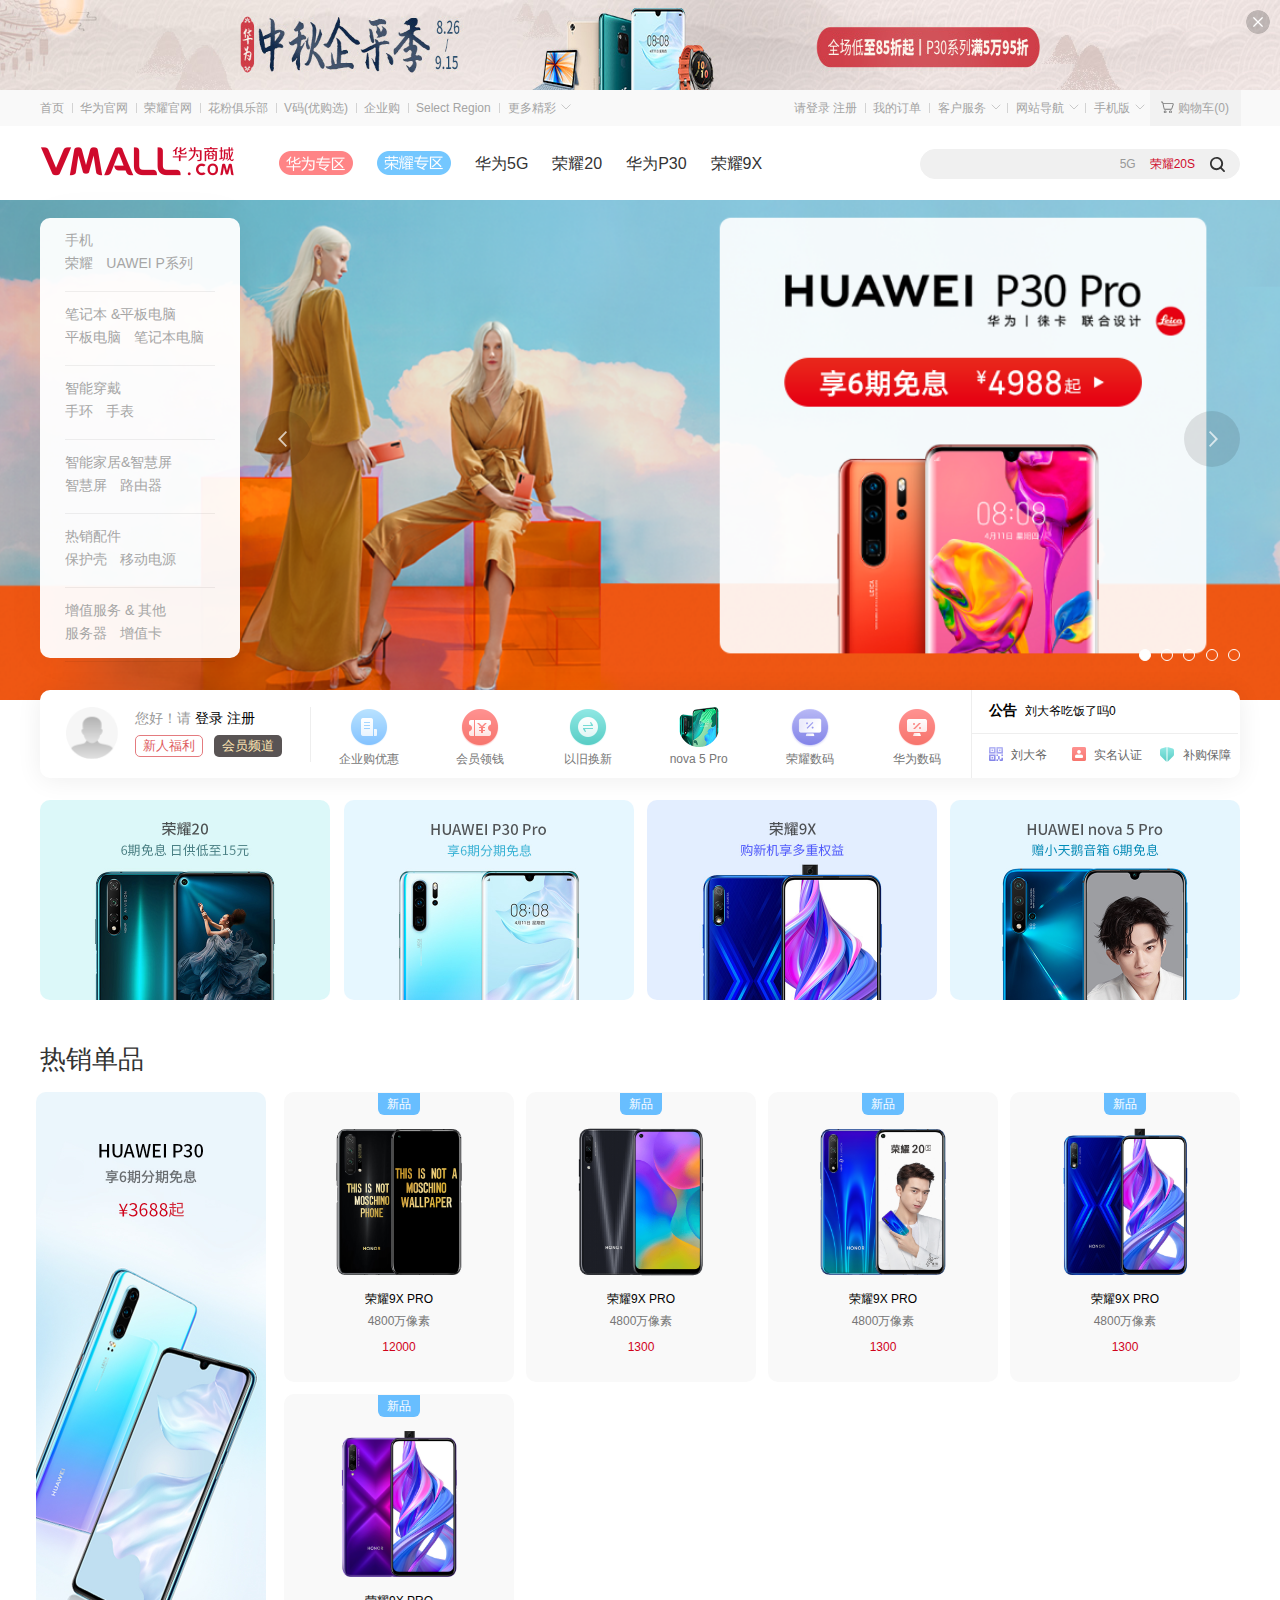
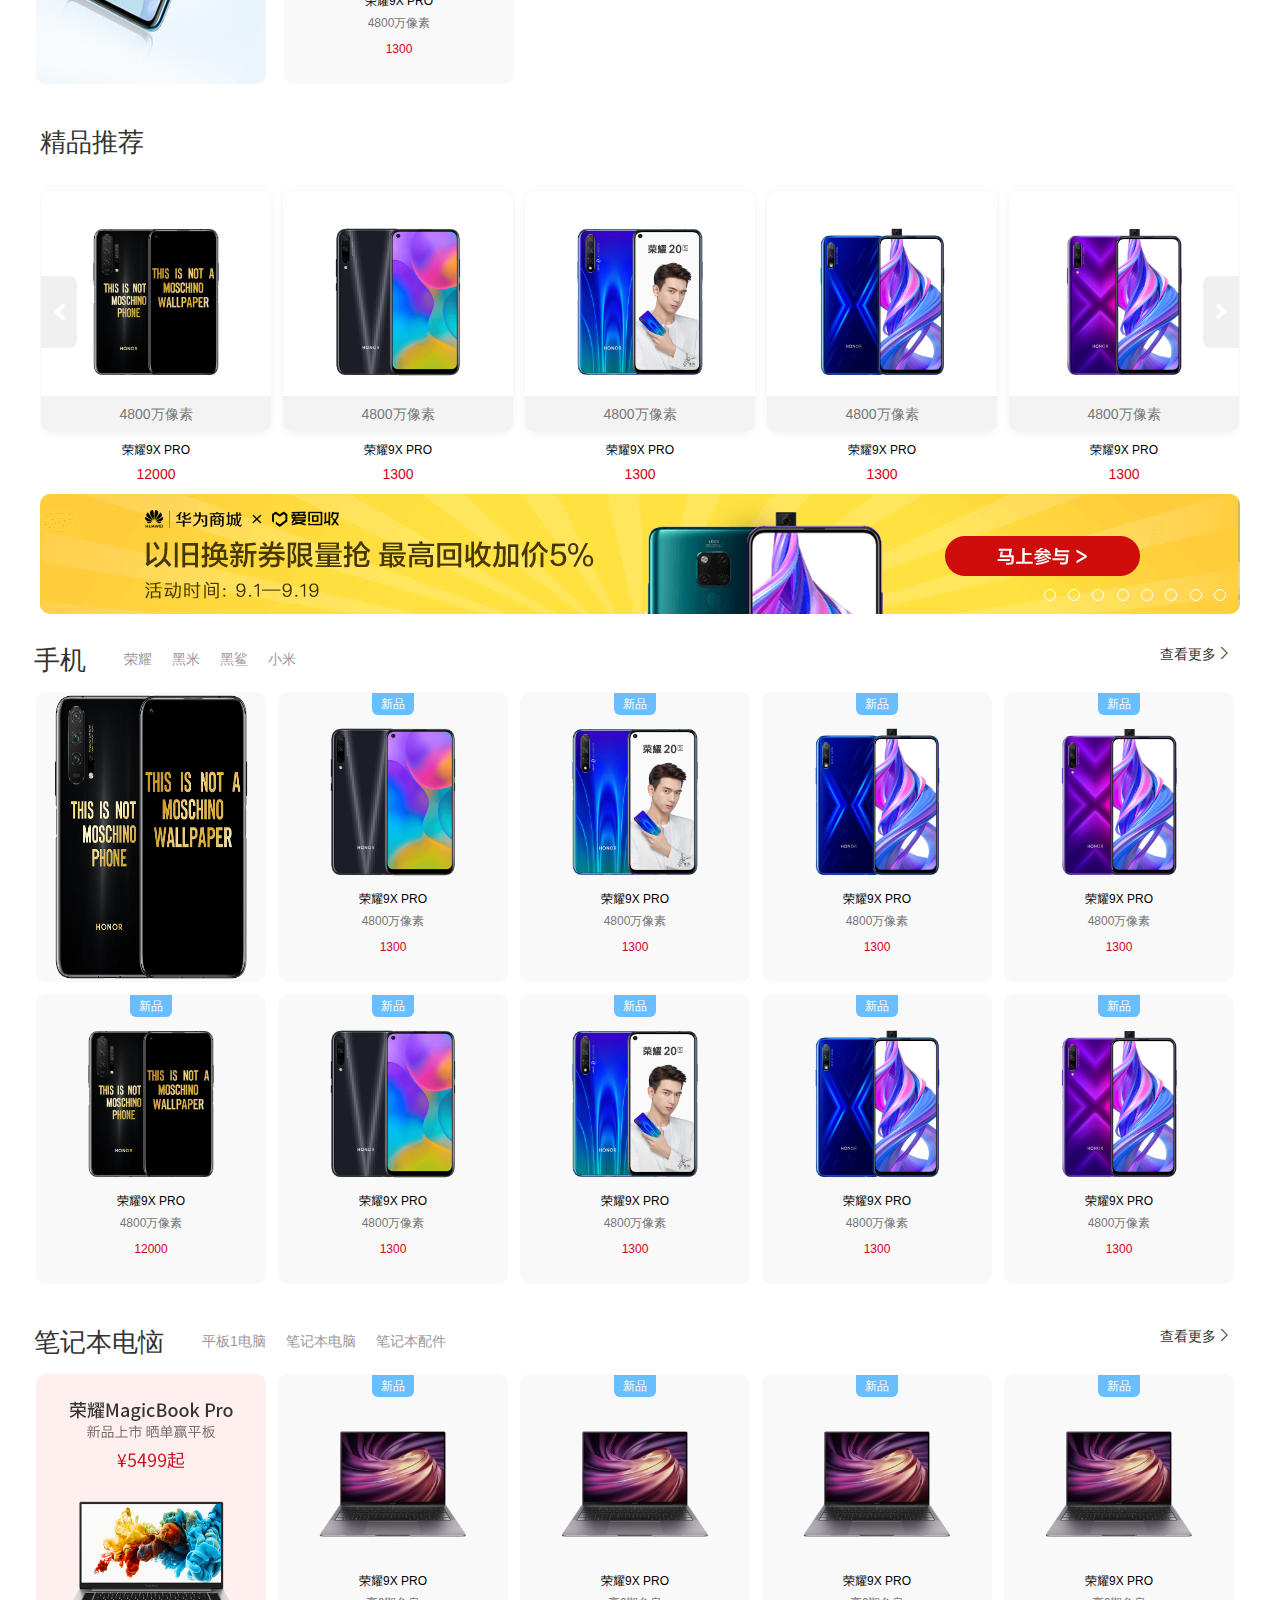
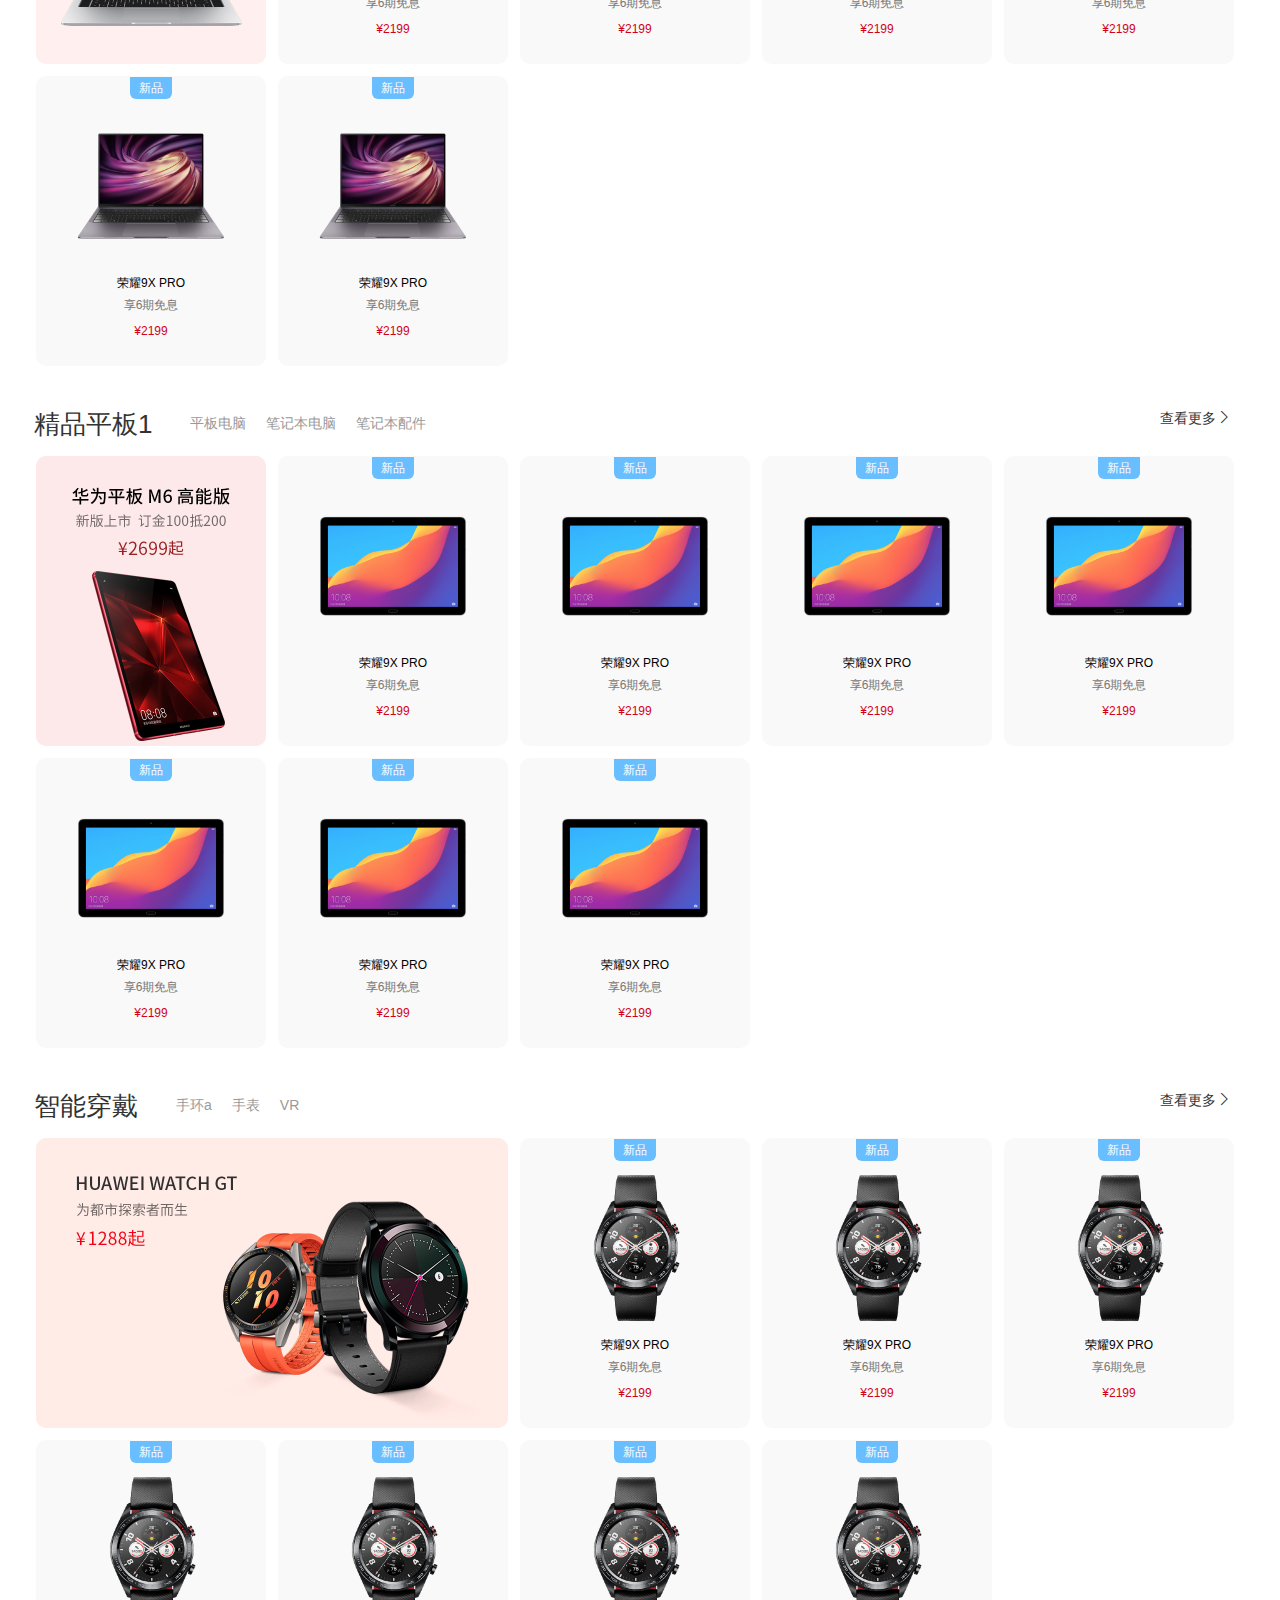
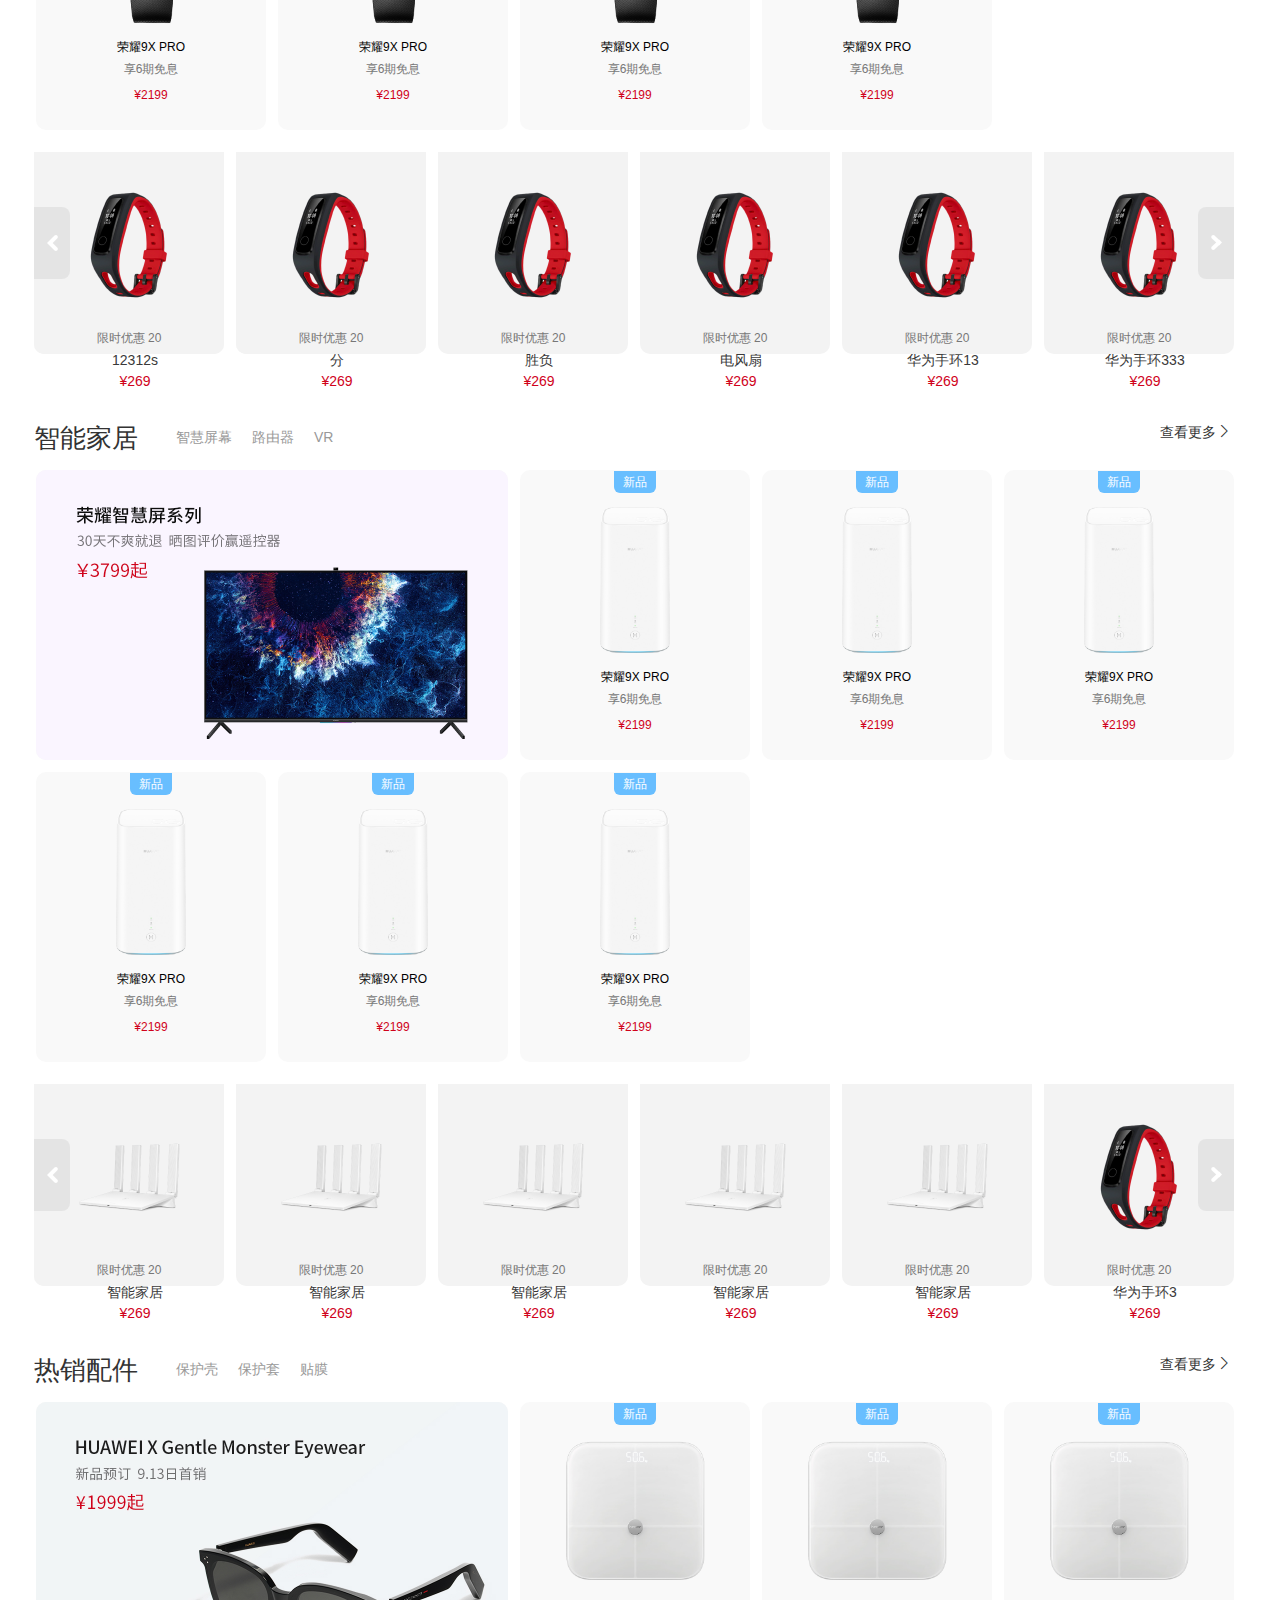
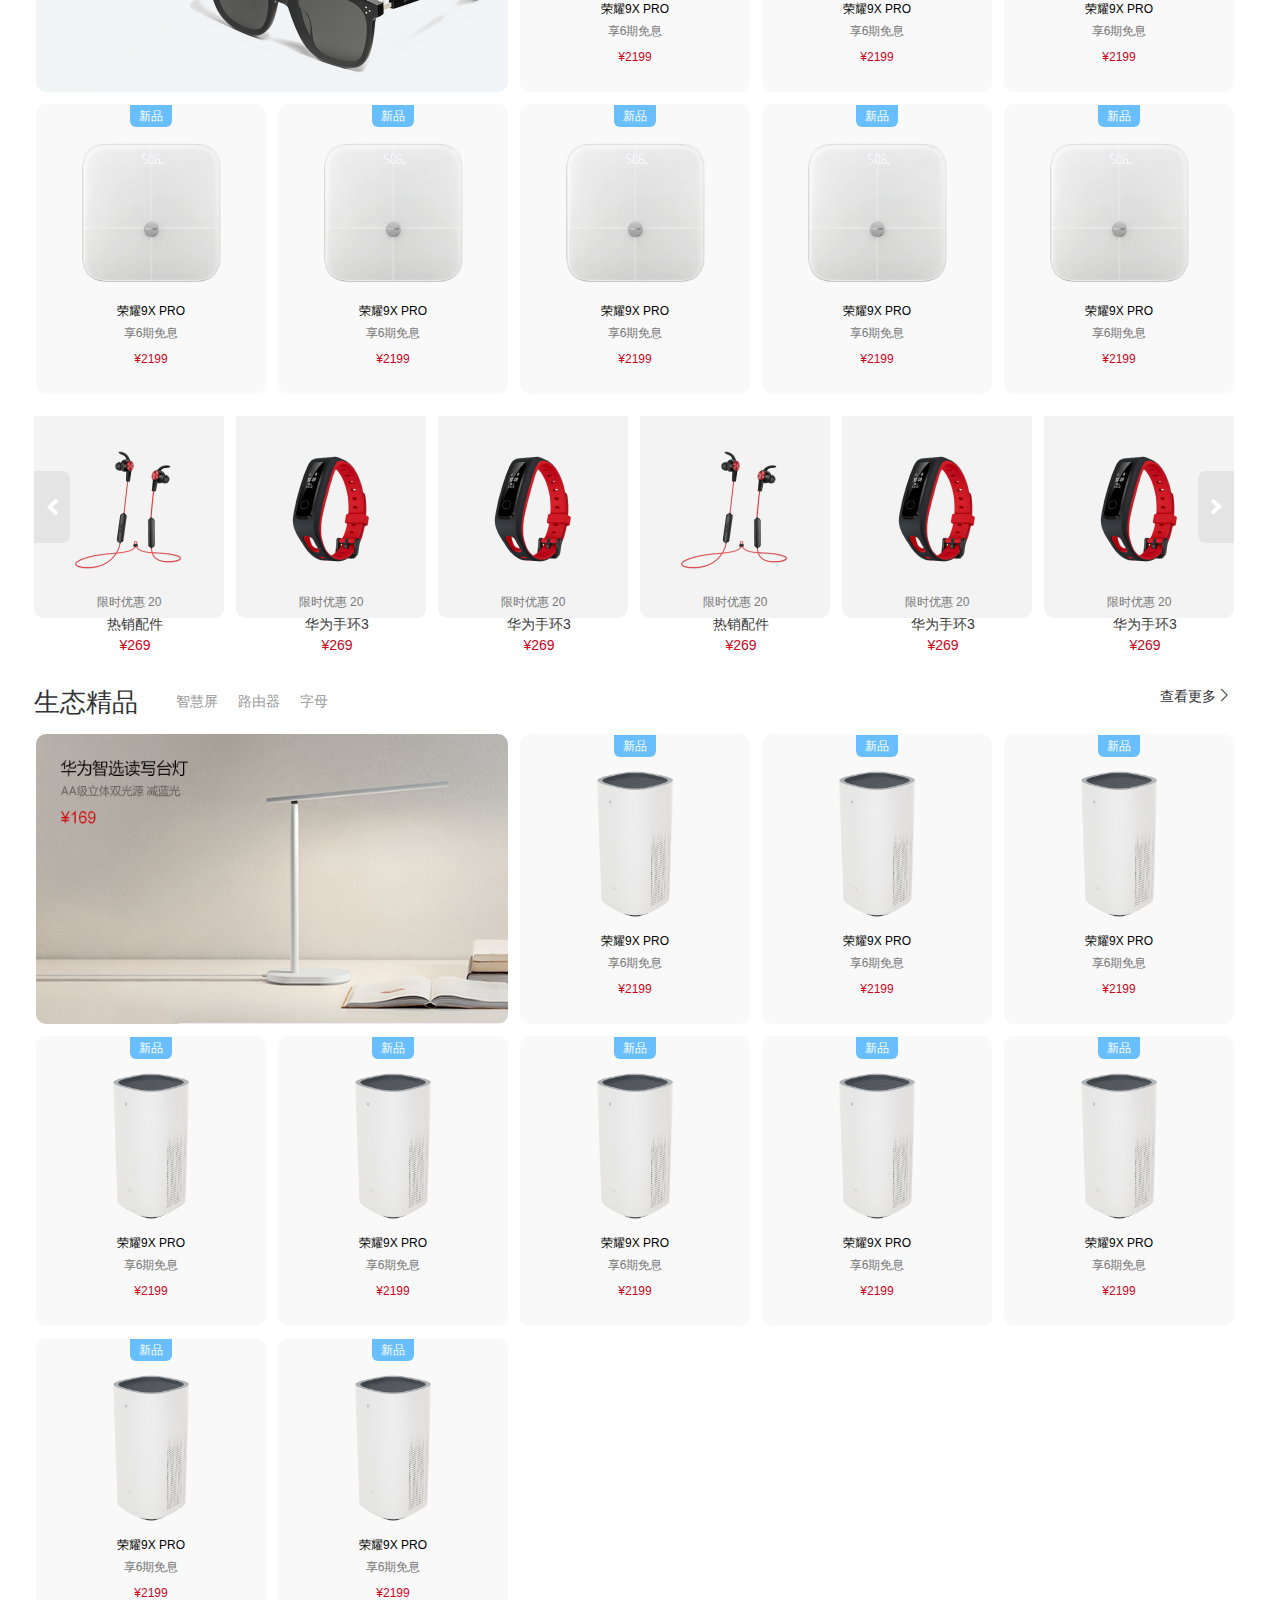
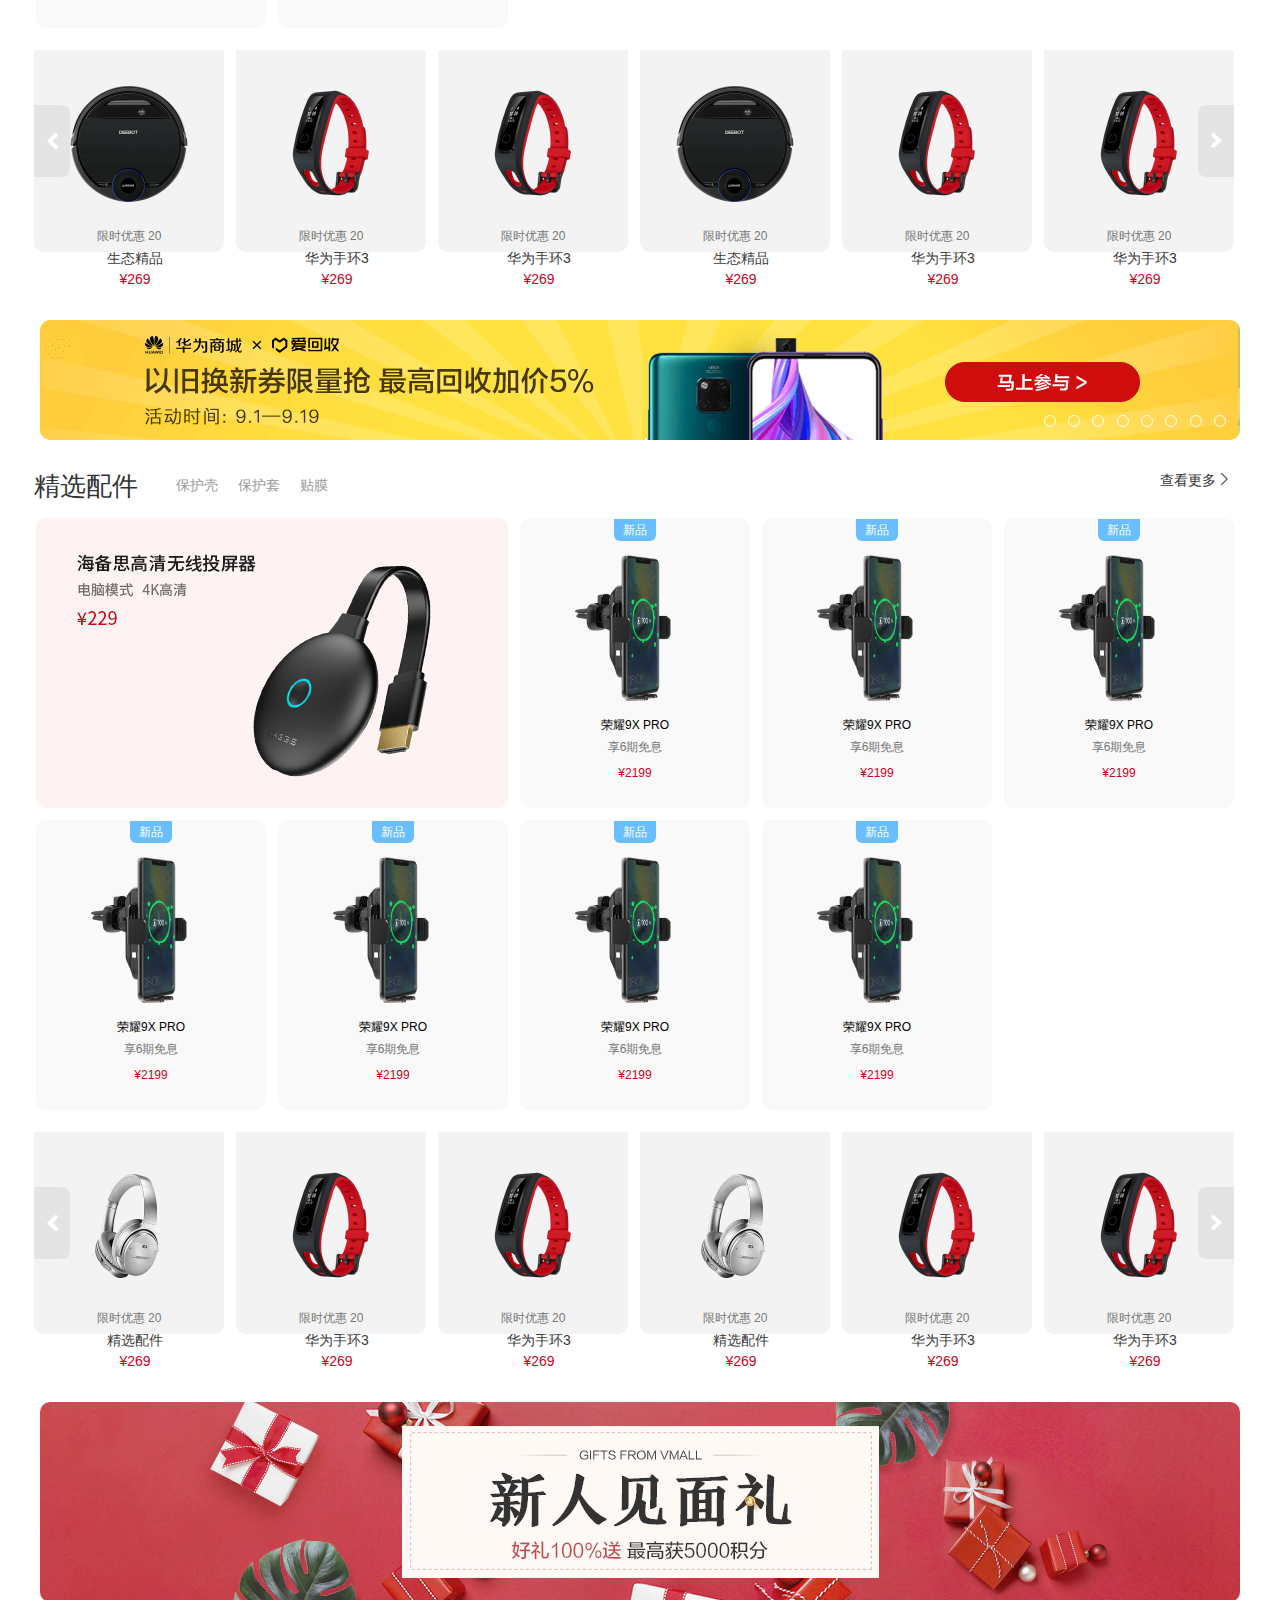
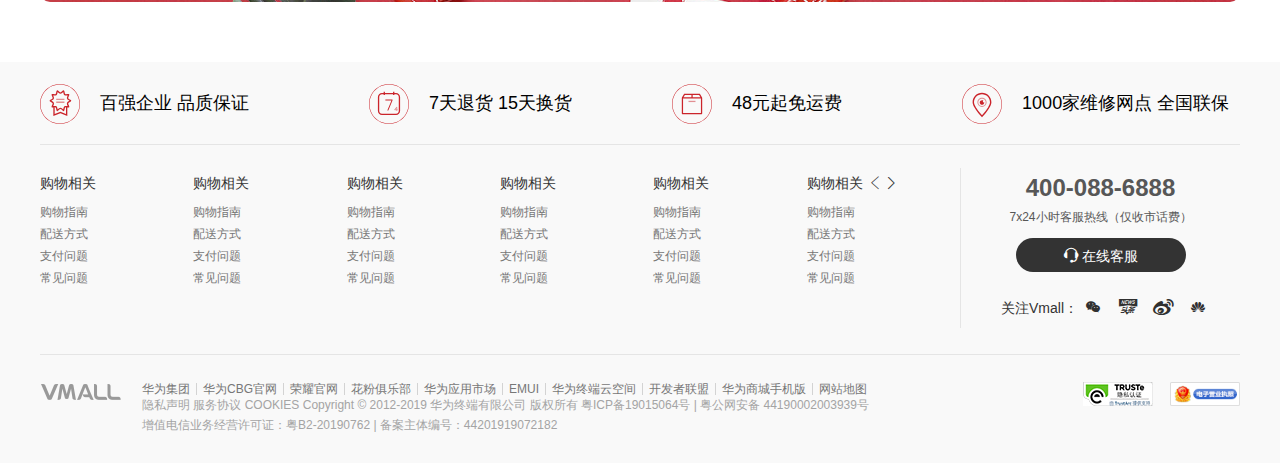
<file: index.html>
<!DOCTYPE html>
<html lang="en">
<head>
	<meta charset="UTF-8">
	<title>华为专区</title>
	<link rel="stylesheet" href="css/reset.css">
	<script src = 'js/require.js' async = "true" defer data-main = 'js/main.js'></script>
	<link rel="stylesheet" href="css/style.css">
	<link rel="stylesheet" href="iconfont/iconfont.css">
	<link rel="stylesheet" href="css/gwc.css">
	<link rel="stylesheet" href="css/hover.css">
</head>
<body>
	<!-- 外包围 -->
	<div class="warp">
			<!-- 头部广告 -->
		<div class="topadv">
			<div class="lsimg">
				
			</div>
			<div class="topbtn">
				<a class="btn"  href="#" title="关闭"></a>
			</div>
		</div>
		<!-- 导航条 -->
		<div class="topnav">
			<div class="layout">
				<div class="l-sub">
					<ul>
						<li><a href="">首页</a></li>
						<li><a href="">华为官网</a></li>
						<li><a href="">荣耀官网</a></li>
						<li><a href="">花粉俱乐部</a></li>
						<li><a href="">V码(优购选)</a></li>
						<li><a href="">企业购</a></li>
						<li><a href="">Select Region</a></li>
						<li>
							<div class="s-dropdown">
								<div class="l-show gd">
									<a href="#" class="gd">更多精彩</a>
								</div>
								<div class="l-hide">
									<div class="s-hidecont s-ls">
										<dl>
											<dt><a href="">EMUI</a></dt>
											<dt><a href="">应用市场</a></dt>
											<dt><a href="">华为终端云空间</a></dt>
											<dt><a href="">
												开发者联盟
											</a></dt>
										</dl>
									</div>
								</div>
							</div>
						</li>
					</ul>
				</div>
				<div class="l-main">
					<ul>
						<!-- 注册登录 -->
						<li>
							<div>
								<a href="html/login.html">请登录</a>
								<a href="html/register.html">注册</a>
							</div>
						</li>
						<li><a href="html/shopcat.html">我的订单</a></li>
						<!-- 客户服务 -->
						<li>
							<div class="s-dropdown">
								<div class="l-show kf">
									<a href="" class="kh">客户服务</a>
								</div>
								<div class="l-hide">
									<div class="hidecont s-kf">
										<dl>
											<dt><a href="">服务中心</a></dt>
											<dt><a href="">联系客服</a></dt>
										</dl>
									</div>
								</div>
							</div>
						</li>
						<!-- 网站导航 -->
						<li>
							<div class="s-dropdown">
								<div class="l-show dh">
									<a href="" class="kh ">网站导航</a>
								</div>
								<div class="l-hide wzdh">
									<div class="dh">
										<a href="">
											<div class="dhlg">
												<span>&nbsp;</span>
												商城首页
											</div>
										</a>
										<div class="f1">
											<div class="bold">
												频道
											</div>
											<div>
												<div class="f11">
													<a href="">华为专区</a>
												</div>
												<div class="f11">
													<a href="">荣耀专区</a>
												</div>
												<div class="f11">
													<a href="">企业购</a>
												</div>
											</div>
										</div>
										<!-- 2 -->
										<div class="f1">
											<div class="bold">
												产品
											</div>
											<div>
												<div class="f11">
													<a href="">手机</a>
												</div>
												<div class="f11">
													<a href="">智能家居</a>
												</div>
												<div class="f11">
													<a href="">平板\&笔记本</a>
												</div>
												<div class="f11">
													<a href="">通用配件</a>
												</div>
												<div class="f11">
													<a href="">智能穿戴</a>
												</div>
												<div class="f11">
													<a href="">专属配件</a>
												</div>
											</div>
										</div>
										<!-- 3 -->
										<div class="f1">
											<div class="bold">
												增值服务
											</div>
											<div>
												<div class="f11">
													<a href="">以旧换新</a>
												</div>
												<div class="f11">
													<a href="">礼品包装</a>
												</div>
												<div class="f11">
													<a href="">补购保障</a>
												</div>
												<div class="f11">
													<a href="">一口价换电池</a>
												</div>
											</div>
										</div>
										<!-- 4 -->
										<div class="f1">
											<div class="bold">
												频道
											</div>
											<div>
												<div class="f11">
													<a href="">华为专区</a>
												</div>
												<div class="f11">
													<a href="">荣耀专区</a>
												</div>
												<div class="f11">
													<a href="">企业购</a>
												</div>
											</div>
										</div>
									</div>
								</div>
							</div>
						</li>
						<!-- 手机版 -->
						<li>
							<div class="s-dropdown">
								<div class="l-show sjb">
									<a href="" class="kh">手机版</a>
								</div>
								<div class="l-hide">
									<div class="sjb">
										<div class="sjdhie clearfd">
											<img class="ls-img" src="images/code1.png" alt="">
											<div class="code-info"><h2>华为商城APP</h2><p class="red">新人专享好礼<br>最高5000积分</p><span class="icon-andrid  mgr-5"></span><span class="icon-wechat "></span>
											</div>
										</div>
										<div class="sjdhie clearfd">
											<a href="">
												<img class="ls-img" src="images/code2.png" alt="">
											</a>
											<div class="code-info">        <h2>华为商城公众号</h2><p>微信扫一扫</p><span class="icon-wechat"></span>      </div>
										</div>
										<div class="sjdhie clearfd">
											<a href="">
												<img class="ls-img" src="images/code3.jpg" alt="">
											</a>
											<div class="code-info">        <h2>微信小程序</h2><span class="icon-wechat"></span>      </div>
										</div>
										
									</div>
								</div>
							</div>
						</li>
						<!-- 购物车 -->
						<li>
							<div class="shpcat">
								<div class="catshow">
									<a href="html/shopcat.html" class="iconcat">
										<span>购物车(<span id="cat">0</span>)</span>
									</a>
								</div>
								<div class="cathide">
									<div class="mincat">
										<!-- 添加商品前 -->
										<div class="noshop">
											<p>
												<span class="nullshop"></span>
											</p>	
											<p id="cartInfo">您的购物车是空的，赶紧选购吧~</p>
										</div>
										<!-- 添加商品后 -->
										<!-- <div class="havshop">
											<ul class="cat clearfd">
												<li class="catlist">
													<ul class="clearfd">
														<li>
														<a href="">
															<div class="select">
																
															</div>
														</a>
															
														</li>
														<li>
															<div class="l-img">
																<img src="images/catlist1.png" alt="">
															</div>
														</li>
														<li>
															<div class="desc">
																荣耀9X PRO 麒麟810液冷散热 4000mAh超强续航 4800万超广角夜拍三摄 6.59英寸升降全面屏 全网通 8GB+128GB（幻影紫）
															</div>
															<div class="pirce clearfd">
																<span class="pir">￥2199.0</span>
																<span class="num">x2</span>
															</div>
															
														</li>
													</ul>
													<div class="numbtn clearfd">
														<a href="">
															<div class="l-num">-</div>
															<div class="l-num">+</div>
														</a>
													</div>
													<div class="parets clearfd">
														<div class="p_tb">
														配
														</div>
														<div class="p_desc">
															荣耀华为第三方大方水电费山东司法第三方x1
														</div>
													</div>
																		
												</li>
											</ul>
											<ul class="cat clearfd">
												<li class="catlist">
													<ul class="clearfd">
														<li>
														<a href="">
															<div class="select">
																
															</div>
														</a>
															
														</li>
														<li>
															<div class="l-img">
																<img src="images/catlist1.png" alt="">
															</div>
														</li>
														<li>
															<div class="desc">
																荣耀9X PRO 麒麟810液冷散热 4000mAh超强续航 4800万超广角夜拍三摄 6.59英寸升降全面屏 全网通 8GB+128GB（幻影紫）
															</div>
															<div class="pirce clearfd">
																<span class="pir">￥2199.0</span>
																<span class="num">x2</span>
															</div>
															
														</li>
													</ul>
													<div class="numbtn clearfd">
														<a href="">
															<div class="l-num">-</div>
															<div class="l-num">+</div>
														</a>
													</div>
													<div class="parets clearfd">
														<div class="p_tb">
														配
														</div>
														<div class="p_desc">
															荣耀华为第三方大方水电费山东司法第三方x1
														</div>
													</div>
																		
												</li>
											</ul>
											<div class="jiesuan clearfd">
												<div class="countpri">
													<p>总计：</p>
													<p>
													<span>￥2123</span>
													<del>￥2123</del>
													</p>
												</div>
												<a href="">
													<div class="colsepri">
															结算
													</div>
												</a>
											</div>
											

										</div> -->
									</div>
								</div>
							</div>
						</li>
						
					</ul>
				</div>
			</div>
		</div>
		<!-- 头部 -->
		<div class="header">
			<div class="layout">
				<div class="left">
					<div class="logo">
						<a href="">
							
						</a>
					</div>
					<div class="naver">
						<ul class="clearfd">
							<ul>
								
							</ul>
						</ul>
					</div>
				</div>
				<div class="right">
					<div class="search">
						<!-- 框 -->
						<div class="searchform">
							<form method="get" >
		                        <input type="text" class="text" maxlength="200" id="search-kw" autocomplete="off">
		                        <input type="submit" class="button " value="">
	                     	</form>
						</div>
						<!-- 提示文字 -->
						<div class="searchkey">
							<div class="skeyt">
								
							</div>
						</div>	

					</div>
				</div>
			</div>
		</div>
		<!-- 侧边导航 -->
		<div class="nav_ce">
			<div class="layout">
				<div class="contmain">
					<ol class="celist">
					
					</ol>
				</div>
			</div>
		</div>
		<!-- 轮播图banner -->
		<div class="banner">
			<div class="rotateimg">
				
				<div class="bannerbtn">
					<div class="btnx">
						<span class="s-btn"></span>
						<span></span>
						<span></span>
						<span></span>
						<span></span>
					</div>
					<a href="#" class="prev"></a>
					<a href="#" class="next"></a>
				</div>
			</div>
		</div>
		<!-- 菜单栏 -->
		<div class="menu">
			<ul class="menuul clearfd">
				<li class="l_li s1 clearfd">
					<!-- 没登录前 -->
					<div class="unlogin clearfd">
						<div class="headerimg">
							<img src="images/unlogin.png" alt="">
						</div>
						<div class="logindesc">
							<div class="texta">
								您好！请
								<a href="">登录</a>
								<a href="">注册</a>
							</div>
							<div class="w-btn">
								<a href="" class="new">新人福利</a>
								<a href="">会员频道</a>
							</div>
						</div>
					</div>
					<!-- 登录后 -->
				</li>

				<li class="l_li s2">
				
				</li>

				<li class="l_li s3">
					<!-- 公告 -->
					<div class="p-notice clearfd">
						<div class="not">
							<a href="">
								<span>公告</span>
							</a>
						</div>
						<!-- 这里更改公告 -->
						<div class="p-noticecontent">
							<!-- <ul class="pnotul"> -->

						</div>
					</div>
					<div class="p-info">
						
					</div>
				</li>
			</ul>
		</div>
		<!-- 四分导航图 -->
		<div class="sf">
			
		</div>
		<!-- 热销单品 -->
		<div class="rx">
			<div class="rxcontent">
				<div class="title">
					
				</div>
				<div class="showc clearfd">
					<div class="left clearfd">
						<ul class="clearfd">
							
						</ul>
					</div>
					<div class="right">
					
					</div>
				</div>
			</div>	
		</div>
		<!-- 精品推荐 -->
		<div class="jp">
			<div class="jpcontent">
				<div class="title">
					
				</div>
				<div class="showz">
	
					<a >
						<div class="jpprev">
							<span></span>
						</div>
					</a>
					<a >
						<div class="jpnext">
							<span></span>
						</div>
					</a>
				</div>
			</div>
		</div>
		<!-- 中部banner -->
		<div class="mdbanner">
			<div class="mdbancontent ls-md">
				
				<div class="eqmd">
					<span></span>
					<span></span>
					<span></span>
					<span></span>
					<span></span>
					<span></span>
					<span></span>
					<span></span>
				</div>
			</div>
		</div>
		<!-- 商品系列 -->
		<div class="shop">
			<div class="content">
			<!-- 手机 -->
				<div class="tel telphone clearfd">
					<div class="h clearfd">
						
					</div>
					<div class="b">
					
					</div>
				</div>
			<!-- 笔记本电脑 -->
				<div class="tel bjb">
					<div class="h clearfd">
					
					</div>
					<div class="b">
						<!-- <ul class="grid-list clearfd">
							<li class="s-list s-f"><a href="">
								<img src="images/bjb.jpg" alt="">
							</a></li>
							<li  class="s-list">
								<a href="">
									<p class="p-img">
										<img src="images/bjb1.png" alt="">
									</p>
									<div class="p-title">荣耀9X PRO</div>
									<p class="p-desc">享6期免息&nbsp; </p>
									<p class="p-price">¥2199</p>
									<p class="p-tips">
		                        		<em><span >新品</span></em>
			                        </p>
			                    </a>
							</li>
							<li  class="s-list">
								<a href="">
									<p class="p-img">
										<img src="images/rx2.png" alt="">
									</p>
									<div class="p-title">荣耀9X PRO</div>
									<p class="p-desc">享6期免息&nbsp; </p>
									<p class="p-price">¥2199</p>
									<p class="p-tips">
		                        		<em><span >新品</span></em>
			                        </p>
			                    </a>
							</li>
							<li  class="s-list">
								<a href="">
									<p class="p-img">
										<img src="images/rx2.png" alt="">
									</p>
									<div class="p-title">荣耀9X PRO</div>
									<p class="p-desc">享6期免息&nbsp; </p>
									<p class="p-price">¥2199</p>
									<p class="p-tips">
		                        		<em><span >新品</span></em>
			                        </p>
			                    </a>
							</li>
							<li  class="s-list">
								<a href="">
									<p class="p-img">
										<img src="images/rx2.png" alt="">
									</p>
									<div class="p-title">荣耀9X PRO</div>
									<p class="p-desc">享6期免息&nbsp; </p>
									<p class="p-price">¥2199</p>
									<p class="p-tips">
		                        		<em><span >新品</span></em>
			                        </p>
			                    </a>
							</li>
							<li  class="s-list">
								<a href="">
									<p class="p-img">
										<img src="images/rx2.png" alt="">
									</p>
									<div class="p-title">荣耀9X PRO</div>
									<p class="p-desc">享6期免息&nbsp; </p>
									<p class="p-price">¥2199</p>
									<p class="p-tips">
		                        		<em><span >新品</span></em>
			                        </p>
			                    </a>
							</li>
							<li  class="s-list">
								<a href="">
									<p class="p-img">
										<img src="images/rx2.png" alt="">
									</p>
									<div class="p-title">荣耀9X PRO</div>
									<p class="p-desc">享6期免息&nbsp; </p>
									<p class="p-price">¥2199</p>
									<p class="p-tips">
		                        		<em><span >新品</span></em>
			                        </p>
			                    </a>
							</li>
							<li  class="s-list">
								<a href="">
									<p class="p-img">
										<img src="images/rx2.png" alt="">
									</p>
									<div class="p-title">荣耀9X PRO</div>
									<p class="p-desc">享6期免息&nbsp; </p>
									<p class="p-price">¥2199</p>
									<p class="p-tips">
		                        		<em><span >新品</span></em>
			                        </p>
			                    </a>
							</li>
							<li  class="s-list">
								<a href="">
									<p class="p-img">
										<img src="images/rx2.png" alt="">
									</p>
									<div class="p-title">荣耀9X PRO</div>
									<p class="p-desc">享6期免息&nbsp; </p>
									<p class="p-price">¥2199</p>
									<p class="p-tips">
		                        		<em><span >新品</span></em>
			                        </p>
			                    </a>
							</li>
							<li  class="s-list">
								<a href="">
									<p class="p-img">
										<img src="images/rx2.png" alt="">
									</p>
									<div class="p-title">荣耀9X PRO</div>
									<p class="p-desc">享6期免息&nbsp; </p>
									<p class="p-price">¥2199</p>
									<p class="p-tips">
		                        		<em><span >新品</span></em>
			                        </p>
			                    </a>
							</li>


						</ul>	 -->
					</div>
				</div>
			<!-- 平板电脑 -->
				<div class="tel pb">
					<div class="h clearfd">
					
					</div>
					<div class="b">
					
					</div>
				</div>
			<!-- 智能穿戴 -->
				<div class="tel zncd">
					<div class="h clearfd">
					
					</div>
					<div class="b">
						
					</div>
				</div>
			<!-- 智能穿戴轮播 -->
				<div class="sbbanner zncdlb">
					
					<a >
						<div class="jpprev">
							<span></span>
						</div>
					</a>
					<a >
						<div class="jpnext">
							<span></span>
						</div>
					</a>
				</div>	
			<!-- 智能家居 -->
				<div class="tel znjj">
					<div class="h clearfd">
					
					</div>
					<div class="b">
						
					</div>
				</div>      
			<!-- 智能家居轮播 -->
				<div class="sbbanner znjjlb">
					
					<a >
						<div class="jpprev">
							<span></span>
						</div>
					</a>
					<a >
						<div class="jpnext">
							<span></span>
						</div>
					</a>
				</div>	
			<!-- 热销配件 -->
				<div class="tel rxpj">
					<div class="h clearfd">
						
					</div>
					<div class="b">
				
					</div>
				</div> 	
			<!-- 热销配件轮播 -->
				<div class="sbbanner rxpjlb">
					
					<a >
						<div class="jpprev">
							<span></span>
						</div>
					</a>
					<a >
						<div class="jpnext">
							<span></span>
						</div>
					</a>
				</div>	
			<!-- 生态精品 -->
				<div class="tel stjp">
					<div class="h clearfd">
				
					</div>
					<div class="b">
				
					</div>
				</div> 	
			<!-- 生态精品轮播 -->
				<div class="sbbanner stjplb">
					
					<a >
						<div class="jpprev">
							<span></span>
						</div>
					</a>
					<a>
						<div class="jpnext">
							<span></span>
						</div>
					</a>
				</div>	
			<!-- 底部banner -->
				<div class="mdbanner bottomb">
					<div class="mdbancontent ls-bottom">
						
						<div class="eqmd">
							<span></span>
							<span></span>
							<span></span>
							<span></span>
							<span></span>
							<span></span>
							<span></span>
							<span></span>
						</div>
					</div>
				</div>
			<!-- 精选配件 -->
				<div class="tel jxpj">
					<div class="h clearfd">
				
					</div>
					<div class="b">
						
					</div>
				</div> 	
			<!-- 生精选配件轮播 -->
				<div class="sbbanner jxpjlb">
					
					<a>
						<div class="jpprev">
							<span></span>
						</div>
					</a>
					<a >
						<div class="jpnext">
							<span></span>
						</div>
					</a>
				</div>	
			<!-- 巨幅底部图 -->
				<div class="bigimg">
					<a href="">
						
					</a>
				</div>
			</div>
		</div>
		<!-- 最底部 -->
		<div class="footer">
			<div class="sbrand">
				<div class="brandcont">
					<ul>
						<li class="s1">
							<a href="">
								<i></i>
								百强企业 品质保证
							</a>
						</li>
						<li class="s2">
							<a href="">
								<i></i>
								7天退货 15天换货
							</a>
						</li>
						<li class="s3">
							<a href="">
								<i></i>
								48元起免运费
							</a>
						</li>
						<li class="s4">
							<a href="">
								<i></i>
								1000家维修网点 全国联保
							</a>
						</li>
					</ul>
				</div>
			</div>
			<div class="bottomnav clearfd">
				<div class="left clearfd">
					<dl class="s1">
						<dt>
							<p class="title">购物相关</p>
						</dt>
						<dd>
							<ol>
								<li><a href="">购物指南</a></li>
								<li><a href="">配送方式</a></li>
								<li><a href="">支付问题</a></li>
								<li><a href="">常见问题</a></li>
							</ol>
						</dd>
					</dl>
					<dl class="s2">
						<dt>
							<p class="title">购物相关</p>
						</dt>
						<dd>
							<ol>
								<li><a href="">购物指南</a></li>
								<li><a href="">配送方式</a></li>
								<li><a href="">支付问题</a></li>
								<li><a href="">常见问题</a></li>
							</ol>
						</dd>
					</dl>
					<dl class="s3">
						<dt>
							<p class="title">购物相关</p>
						</dt>
						<dd>
							<ol>
								<li><a href="">购物指南</a></li>
								<li><a href="">配送方式</a></li>
								<li><a href="">支付问题</a></li>
								<li><a href="">常见问题</a></li>
							</ol>
						</dd>
					</dl>
					<dl class="s4">
						<dt>
							<p class="title">购物相关</p>
						</dt>
						<dd>
							<ol>
								<li><a href="">购物指南</a></li>
								<li><a href="">配送方式</a></li>
								<li><a href="">支付问题</a></li>
								<li><a href="">常见问题</a></li>
							</ol>
						</dd>
					</dl>
					<dl class="s5">
						<dt>
							<p class="title">购物相关</p>
						</dt>
						<dd>
							<ol>
								<li><a href="">购物指南</a></li>
								<li><a href="">配送方式</a></li>
								<li><a href="">支付问题</a></li>
								<li><a href="">常见问题</a></li>
							</ol>
						</dd>
					</dl>
					<dl class="s6">
						<dt>
							<p class="title">购物相关
								<span class="prev"><i class="iconfont">&#xe60c;</i> </span>
								<span class="next"> <i class="iconfont">&#xe501;</i></span>
							</p>
							
								
							
						</dt>
						<dd>
							<ol>
								<li><a href="">购物指南</a></li>
								<li><a href="">配送方式</a></li>
								<li><a href="">支付问题</a></li>
								<li><a href="">常见问题</a></li>
							</ol>
						</dd>
					</dl>
				</div>
				<div class="right">
					<dl class="s7">
						<dt>
							<p class="title">400-088-6888</p>
						</dt>
						<dd>
		                    <ol>
		                        <li><a>7x24小时客服热线（仅收市话费）</a></li>
		                    </ol>
              		  </dd>
              		  <dd>
	              		  <a href="">
	              		 	<i class="iconfont">&#xe628;</i>
	              		 	 在线客服
	              		  </a>
              		  </dd>
					</dl>
					<div class="fotbar">
						<h2>关注Vmall：</h2>
						<ul class="clearfd">
							<li>
								<a href=""><i class="iconfont">&#xe613;</i></a>
								<div class="scodeimg">
									<img src="images/code3.jpg" alt="">
								</div>

							</li>
							<li>
								<a href=""><i class="iconfont">&#xe617;</i></a>
								<div class="scodeimg">
									<img src="images/code3.jpg" alt="">
								</div>

							</li>
							<li>
								<a href=""><i class="iconfont">&#xe60a;</i></a>
								<div class="scodeimg">
									<img src="images/code3.jpg" alt="">
								</div>

							</li>
							<li>
								<a href=""><i class="iconfont">&#xe74d;</i></a>
								<div class="scodeimg">
									<img src="images/code3.jpg" alt="">
								</div>

							</li>
						</ul>
					</div>
				</div>
			</div>
			<div class="footbot">
				<div class="ftcont clearfd">
					<div class="fotlogo">
						<a href="">
							<img src="images/fotlogo.png" alt="">
						</a>
					</div>
					<div class="ftul">
						<ul class="ftlink">
							<li><a href="">华为集团</a></li>
							<li><a href="">华为CBG官网</a></li>
							<li><a href="">荣耀官网</a></li>
							<li><a href="">花粉俱乐部</a></li>
							<li><a href="">华为应用市场</a></li>
							<li><a href="">EMUI</a></li>
							<li><a href="">华为终端云空间</a></li>
							<li><a href="">开发者联盟</a></li>
							<li><a href="">华为商城手机版</a></li>
							<li><a href="">网站地图</a></li>
						</ul>
						<a href="">隐私声明</a>
						<a href="">服务协议</a>
						<a href="">COOKIES</a>
						 Copyright © 2012-2019 华为终端有限公司 版权所有 
						<a href="">粤ICP备19015064号</a>
						<em>|</em>
						<a href="">粤公网安备 44190002003939号</a>
						<br>
						增值电信业务经营许可证：粤B2-20190762
						<em>|</em>
						备案主体编号：44201919072182
					</div>

					<div class="ftright">
						<a href="">
							<img src="images/ysrz.jpg" alt="">
						</a>
						<a href="">
							<img src="images/yyzz.png" alt="">
						</a>
					</div>

				</div>
			</div>
			
		</div>

	</div>
</body>
</html>
</file>
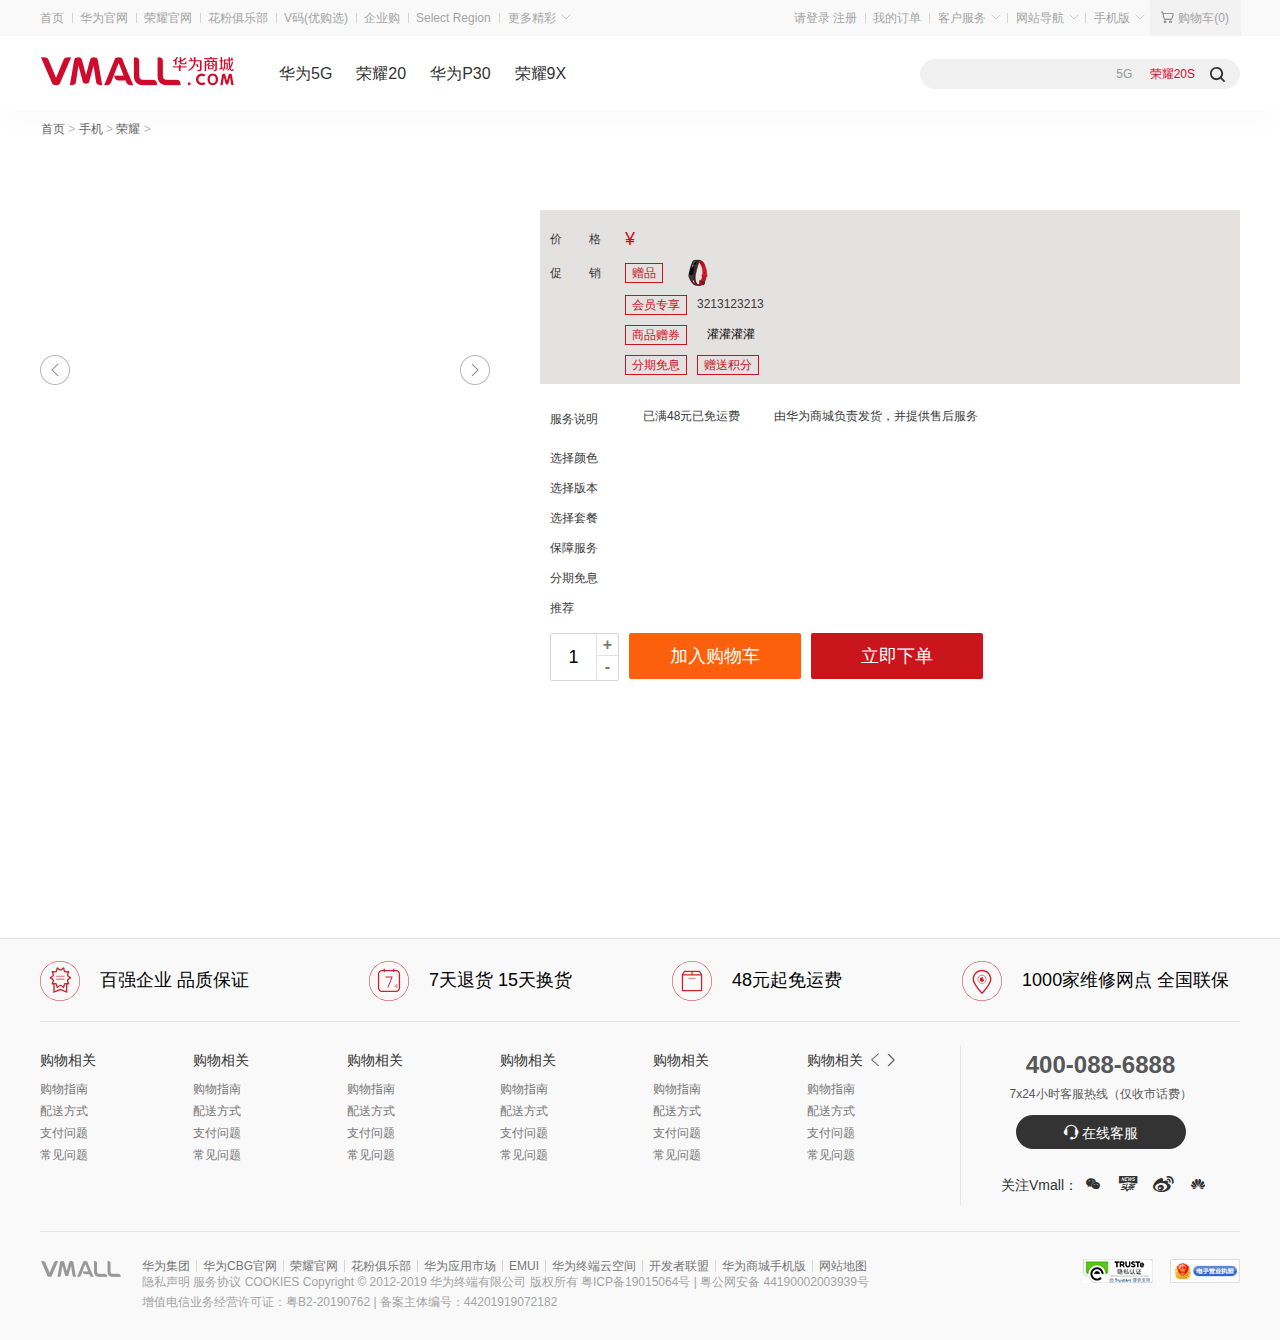
<file: html/details.html>
<!DOCTYPE html>
<html lang="en">
<head>
	<meta charset="UTF-8">
	<title>商品详情</title>
	<link rel="stylesheet" href="../css/reset.css">
	<link rel="stylesheet" href="../css/style.css">
	<link rel="stylesheet" href="../iconfont/iconfont.css">
	<link rel="stylesheet" href="../css/xq.css">
	<link rel="stylesheet" href="../css/fd.css">
		<script src = '../js/require.js' async = "true" defer data-main = '../js/details.js'></script>
	<style>
	
	</style>
</head>
<body >	
	<div class="bigimg">
		
	</div>
	<!-- 头部导航 -->
	<div class="topnav">
			<div class="layout">
				<div class="l-sub">
					<ul>
						<li><a href="">首页</a></li>
						<li><a href="">华为官网</a></li>
						<li><a href="">荣耀官网</a></li>
						<li><a href="">花粉俱乐部</a></li>
						<li><a href="">V码(优购选)</a></li>
						<li><a href="">企业购</a></li>
						<li><a href="">Select Region</a></li>
						<li>
							<div class="s-dropdown">
								<div class="l-show gd">
									<a href="#" class="gd">更多精彩</a>
								</div>
								<div class="l-hide">
									<div class="s-hidecont s-ls">
										<dl>
											<dt><a href="">EMUI</a></dt>
											<dt><a href="">应用市场</a></dt>
											<dt><a href="">华为终端云空间</a></dt>
											<dt><a href="">
												开发者联盟
											</a></dt>
										</dl>
									</div>
								</div>
							</div>
						</li>
					</ul>
				</div>
				<div class="l-main">
					<ul>
						<!-- 注册登录 -->
						<li>
							<div>
								<a href="login.html">请登录</a>
								<a href="register.html">注册</a>
							</div>
						</li>
						<li><a href="shopcat.html">我的订单</a></li>
						<!-- 客户服务 -->
						<li>
							<div class="s-dropdown">
								<div class="l-show kf">
									<a href="" class="kh">客户服务</a>
								</div>
								<div class="l-hide">
									<div class="hidecont s-kf">
										<dl>
											<dt><a href="">服务中心</a></dt>
											<dt><a href="">联系客服</a></dt>
										</dl>
									</div>
								</div>
							</div>
						</li>
						<!-- 网站导航 -->
						<li>
							<div class="s-dropdown">
								<div class="l-show dh">
									<a href="" class="kh ">网站导航</a>
								</div>
								<div class="l-hide wzdh">
									<div class="dh">
										<a href="">
											<div class="dhlg">
												<span>&nbsp;</span>
												商城首页
											</div>
										</a>
										<div class="f1">
											<div class="bold">
												频道
											</div>
											<div>
												<div class="f11">
													<a href="">华为专区</a>
												</div>
												<div class="f11">
													<a href="">荣耀专区</a>
												</div>
												<div class="f11">
													<a href="">企业购</a>
												</div>
											</div>
										</div>
										<!-- 2 -->
										<div class="f1">
											<div class="bold">
												产品
											</div>
											<div>
												<div class="f11">
													<a href="">手机</a>
												</div>
												<div class="f11">
													<a href="">智能家居</a>
												</div>
												<div class="f11">
													<a href="">平板\&笔记本</a>
												</div>
												<div class="f11">
													<a href="">通用配件</a>
												</div>
												<div class="f11">
													<a href="">智能穿戴</a>
												</div>
												<div class="f11">
													<a href="">专属配件</a>
												</div>
											</div>
										</div>
										<!-- 3 -->
										<div class="f1">
											<div class="bold">
												增值服务
											</div>
											<div>
												<div class="f11">
													<a href="">以旧换新</a>
												</div>
												<div class="f11">
													<a href="">礼品包装</a>
												</div>
												<div class="f11">
													<a href="">补购保障</a>
												</div>
												<div class="f11">
													<a href="">一口价换电池</a>
												</div>
											</div>
										</div>
										<!-- 4 -->
										<div class="f1">
											<div class="bold">
												频道
											</div>
											<div>
												<div class="f11">
													<a href="">华为专区</a>
												</div>
												<div class="f11">
													<a href="">荣耀专区</a>
												</div>
												<div class="f11">
													<a href="">企业购</a>
												</div>
											</div>
										</div>
									</div>
								</div>
							</div>
						</li>
						<!-- 手机版 -->
						<li>
							<div class="s-dropdown">
								<div class="l-show sjb">
									<a href="" class="kh">手机版</a>
								</div>
								<div class="l-hide">
									<div class="sjb">
										<div class="sjdhie clearfd">
											<img class="ls-img" src="../images/code1.png" alt="">
											<div class="code-info"><h2>华为商城APP</h2><p class="red">新人专享好礼<br>最高5000积分</p><span class="icon-andrid  mgr-5"></span><span class="icon-wechat "></span>
											</div>
										</div>
										<div class="sjdhie clearfd">
											<a href="">
												<img class="ls-img" src="../images/code2.png" alt="">
											</a>
											<div class="code-info">        <h2>华为商城公众号</h2><p>微信扫一扫</p><span class="icon-wechat"></span>      </div>
										</div>
										<div class="sjdhie clearfd">
											<a href="">
												<img class="ls-img" src="../images/code3.jpg" alt="">
											</a>
											<div class="code-info">        <h2>微信小程序</h2><span class="icon-wechat"></span>      </div>
										</div>
										
									</div>
								</div>
							</div>
						</li>
						<!-- 购物车 -->
						<li>
							<div class="shpcat">
								<div class="catshow">
									<a href="shopcat.html" class="iconcat">
										<span>购物车(<span id="cat">0</span>)</span>
									</a>
								</div>
								<div class="cathide">
									<div class="mincat">
										<!-- 添加商品前 -->
										<div class="noshop">
											<p>
												<span class="nullshop"></span>
											</p>	
											<p id="cartInfo">您的购物车是空的，赶紧选购吧~</p>
										</div>
										<!-- 添加商品后 -->
										<!-- <div class="havshop">
											<ul class="cat clearfd">
												<li class="catlist">
													<ul class="clearfd">
														<li>
														<a href="">
															<div class="select">
																
															</div>
														</a>
															
														</li>
														<li>
															<div class="l-img">
																<img src="../images/catlist1.png" alt="">
															</div>
														</li>
														<li>
															<div class="desc">
																荣耀9X PRO 麒麟810液冷散热 4000mAh超强续航 4800万超广角夜拍三摄 6.59英寸升降全面屏 全网通 8GB+128GB（幻影紫）
															</div>
															<div class="pirce clearfd">
																<span class="pir">￥2199.0</span>
																<span class="num">x2</span>
															</div>
															
														</li>
													</ul>
													<div class="numbtn clearfd">
														<a href="">
															<div class="l-num">-</div>
															<div class="l-num">+</div>
														</a>
													</div>
													<div class="parets clearfd">
														<div class="p_tb">
														配
														</div>
														<div class="p_desc">
															荣耀华为第三方大方水电费山东司法第三方x1
														</div>
													</div>
																		
												</li>
											</ul>
											<ul class="cat clearfd">
												<li class="catlist">
													<ul class="clearfd">
														<li>
														<a href="">
															<div class="select">
																
															</div>
														</a>
															
														</li>
														<li>
															<div class="l-img">
																<img src="../images/catlist1.png" alt="">
															</div>
														</li>
														<li>
															<div class="desc">
																荣耀9X PRO 麒麟810液冷散热 4000mAh超强续航 4800万超广角夜拍三摄 6.59英寸升降全面屏 全网通 8GB+128GB（幻影紫）
															</div>
															<div class="pirce clearfd">
																<span class="pir">￥2199.0</span>
																<span class="num">x2</span>
															</div>
															
														</li>
													</ul>
													<div class="numbtn clearfd">
														<a href="">
															<div class="l-num">-</div>
															<div class="l-num">+</div>
														</a>
													</div>
													<div class="parets clearfd">
														<div class="p_tb">
														配
														</div>
														<div class="p_desc">
															荣耀华为第三方大方水电费山东司法第三方x1
														</div>
													</div>
																		
												</li>
											</ul>
											<div class="jiesuan clearfd">
												<div class="countpri">
													<p>总计：</p>
													<p>
													<span>￥2123</span>
													<del>￥2123</del>
													</p>
												</div>
												<a href="">
													<div class="colsepri">
															结算
													</div>
												</a>
											</div>
											

										</div> -->
									</div>
								</div>
							</div>
						</li>
						
					</ul>
				</div>
			</div>
	</div>
	<!-- 头部 -->
	<div class="header">
			<div class="layout">
				<div class="left">
					<div class="logo">
						<a href="">
							<img src="../images/logo.png" alt="">
						</a>
					</div>
					<div class="naver">
						<ul class="clearfd">
							<ul>
								
								<li>
									<a href="">
										<span>华为5G</span>
									</a>
								</li>
								<li>
									<a href="">
										<span>荣耀20</span>
									</a>
								</li>
								<li>
									<a href="">
										<span>华为P30</span>
									</a>
								</li>
								<li>
									<a href="">
										<span>荣耀9X</span>
									</a>
								</li>
							</ul>
						</ul>
					</div>
				</div>
				<div class="right">
					<div class="search">
						<!-- 框 -->
						<div class="searchform">
							<form method="get" >
		                        <input type="text" class="text" maxlength="200" id="search-kw" autocomplete="off">
		                        <input type="submit" class="button " value="">
	                     	</form>
						</div>
						<!-- 提示文字 -->
						<div class="searchkey">
							<div class="skeyt">
								<a href="">5G</a>
								<a href="">荣耀20S</a>
							</div>
						</div>	

					</div>
				</div>
			</div>
	</div>
	<!-- 地址定向 -->
	<div class="location">
		<div class="breadcrumb-area fcn"><a href="/index.html" title="首页">首页</a>&nbsp;&gt;&nbsp;<a href="/list-36" title="手机">手机</a>&nbsp;&gt;&nbsp;<a href="/list-75" title="荣耀">荣耀</a>&nbsp;&gt;&nbsp;
		<span id="bread-pro-name"><!-- 荣耀9X PRO 麒麟810液冷散热 4000mAh超强续航 4800万超广角夜拍三摄 6.59英寸升降全面屏 全网通 8GB+128GB（幻影紫） --></span></div>
	</div>
	<!-- 内容 -->
	<div class="content">
			<div class="left">
				<div class="mainimg">
					<!-- <a href=""><img src="../images/xq1.png" alt=""></a> -->
					<div class="smallimg"></div>
				</div>
				<div class="btimg">
					<a href="javascript:void(0)" class="back"></a>
					<div class="ulimg">
						<ul class="clearfd ydl">
						<!-- 	<li><a href=""><img src="../images/xq2.jpg" alt=""></a></li>
							<li><a href=""><img src="../images/xq2.jpg" alt=""></a></li>
							<li><a href=""><img src="../images/xq2.jpg" alt=""></a></li>
							<li><a href=""><img src="../images/xq2.jpg" alt=""></a></li>
							<li><a href=""><img src="../images/xq2.jpg" alt=""></a></li>
							<li><a href=""><img src="../images/xq2.jpg" alt=""></a></li> -->
						</ul>
					</div>
					<a href="javascript:void(0)" class="forward"></a>
				</div>

			</div>
			<div class="right">
				<div class="rgcont">
					<div class="tpw">
						<h1><!-- 荣耀9X PRO 麒麟810液冷散热 4000mAh超强续航 4800万超广角夜拍三摄 6.59英寸升降全面屏 全网通 8GB+128GB（幻影紫 --></h1>
						<div class="redw">
								<span class="product-slogan-link"><!-- ①购机送荣耀手环4 Running版！②V1-V5会员送价值79元半入耳式耳机！③享6期分期免息！④评价晒单送荣耀自拍杆Lite，限量6000个！ --></span>
						</div>
					</div>
					<div class="p-info clearfd">
						<div class="price clearfd">
							<label>价&nbsp;&nbsp;&nbsp;&nbsp;&nbsp;&nbsp;&nbsp;&nbsp;格</label>
							<div class="jg">
								<span id="pro-price" class="f24"><em>¥</em><!-- 2199.00 --></span>
							</div>
						</div>
						<div class="cx clearfd">
							<label>促&nbsp;&nbsp;&nbsp;&nbsp;&nbsp;&nbsp;&nbsp;&nbsp;销</label>
							<div class="cxcont">
								<div class="cx1 clearfd">
									<em class="tag">赠品</em>
									<div class="gift">
										<a href="">
											<img src="../images/xqgift1.png" alt="">
										</a>
									</div>
								</div>
								<div class="cx1 clearfd">
									<em class="tag">会员专享</em>
									3213123213
								</div>
								<div class="cx1 clearfd">
									<em class="tag">商品赠券</em>
									<div class="gift">
										<a href="">
											灌灌灌灌
										</a>
									</div>
								</div>
								<div class="cx1 clearfd">
									<em class="tag">分期免息</em>
									<em class="tag">赠送积分</em>
								
								</div>
							</div>
						</div>
					</div>
					<div class="fwsm">
						<label>服务说明</label>
						<span><!-- 现货，明天19:00前付款，预计9月6日（周五）送达 --></span>

						<div class="sm">

							<ul>
								<li>已满48元已免运费</li>
								<li>由华为商城负责发货，并提供售后服务</li>
							</ul>
						</div>
					</div>
					<div class="skus">
						<dl class="clearfd">
							<label>选择颜色</label>
							<div class="scolor">
								<ul class="clearfd lc">
									<!-- <li>
										<a href="">
											<img src="../images/xqxz1.png" alt="">
											<p><span>幻夜黑</span></p>
										</a>
									</li>
									<li>
										<a href="">
											<img src="../images/xqxz1.png" alt="">
											<p><span>幻夜黑</span></p>
										</a>
									</li> -->
								</ul>
							</div>
						</dl>
						<dl class="clearfd">
							<label>选择版本</label>
							<div class="scolor ls">
								<ul class="clearfd cfw">
									<!-- <li>
										<a href="">
											

											<p><span>全网通 8GB+128GB</span></p>
										</a>
									</li>
									<li>
										<a href="">
											
											<p><span>全网通 8GB+256GB</span></p>
										</a>
									</li> -->
								</ul>
							</div>
						</dl>
						<dl class="clearfd">
							<label>选择套餐</label>
							<div class="scolor ls">
								<ul class="clearfd cmj">
									
									<!-- <li>
										<a href="">
											<p><span>官方标配</span></p>
										</a>
									</li> -->
								</ul>
							</div>
						</dl>
						<dl class="clearfd">
							<label>保障服务</label>
							<div class="scolor ls">
								<ul class="clearfd cq">
									
								<!-- 	<li>
										<a href="">
											<p><span>保障服务	</span></p>
										</a>
									</li>
									<li>
										<a href="">
											<p><span>保障服务	</span></p>
										</a>
									</li>
									<li>
										<a href="">
											<p><span>保障服务	</span></p>
										</a>
									</li> -->
								</ul>
							</div>
						</dl>
						<dl class="clearfd">
							<label>分期免息</label>
							<div class="scolor ls">
								<ul class="clearfd hcl">
								<!-- 	
									<li>
										<a href="">
											<p><span>官方标配	</span></p>
										</a>
									</li>
									<li>
										<a href="">
											<p><span>官方标配	</span></p>
										</a>
									</li> -->
								</ul>
							</div>
						</dl>
						<dl class="clearfd">
							<label>推荐</label>
							<div class="scolor ls">
								<ul class="clearfd rzl">
									
									<!-- <li>
										<a href="">
											<p><span>官方标配	</span></p>
										</a>
									</li> -->
								</ul>
							</div>
						</dl>
					</div>
					<div class="productbtn">
						<div class="num">
							<input type="number" class="numinput" value="1">
							<p>
								<a href="javascript:void(0)" class="zj">+</a>
								<a href="javascript:void(0)" class="js">-</a>
							</p>
						</div>
						<div class="numbtn">
							<a href="javascript:;"  class="product-button01"><span>加入购物车</span></a>
							<a href="javascript:;" onclick="ec.product.orderNow()" class="product-button02"><span>立即下单</span></a>
						</div>
					</div>
					
				</div>
			</div>
	</div>
	<!-- 底部 -->
	<div class="line"></div>
	<div class="footer">
			<div class="sbrand">
				<div class="brandcont">
					<ul>
						<li class="s1">
							<a href="">
								<i></i>
								百强企业 品质保证
							</a>
						</li>
						<li class="s2">
							<a href="">
								<i></i>
								7天退货 15天换货
							</a>
						</li>
						<li class="s3">
							<a href="">
								<i></i>
								48元起免运费
							</a>
						</li>
						<li class="s4">
							<a href="">
								<i></i>
								1000家维修网点 全国联保
							</a>
						</li>
					</ul>
				</div>
			</div>
			<div class="bottomnav clearfd">
				<div class="left clearfd">
					<dl class="s1">
						<dt>
							<p class="title">购物相关</p>
						</dt>
						<dd>
							<ol>
								<li><a href="">购物指南</a></li>
								<li><a href="">配送方式</a></li>
								<li><a href="">支付问题</a></li>
								<li><a href="">常见问题</a></li>
							</ol>
						</dd>
					</dl>
					<dl class="s2">
						<dt>
							<p class="title">购物相关</p>
						</dt>
						<dd>
							<ol>
								<li><a href="">购物指南</a></li>
								<li><a href="">配送方式</a></li>
								<li><a href="">支付问题</a></li>
								<li><a href="">常见问题</a></li>
							</ol>
						</dd>
					</dl>
					<dl class="s3">
						<dt>
							<p class="title">购物相关</p>
						</dt>
						<dd>
							<ol>
								<li><a href="">购物指南</a></li>
								<li><a href="">配送方式</a></li>
								<li><a href="">支付问题</a></li>
								<li><a href="">常见问题</a></li>
							</ol>
						</dd>
					</dl>
					<dl class="s4">
						<dt>
							<p class="title">购物相关</p>
						</dt>
						<dd>
							<ol>
								<li><a href="">购物指南</a></li>
								<li><a href="">配送方式</a></li>
								<li><a href="">支付问题</a></li>
								<li><a href="">常见问题</a></li>
							</ol>
						</dd>
					</dl>
					<dl class="s5">
						<dt>
							<p class="title">购物相关</p>
						</dt>
						<dd>
							<ol>
								<li><a href="">购物指南</a></li>
								<li><a href="">配送方式</a></li>
								<li><a href="">支付问题</a></li>
								<li><a href="">常见问题</a></li>
							</ol>
						</dd>
					</dl>
					<dl class="s6">
						<dt>
							<p class="title">购物相关
								<span class="prev"><i class="iconfont">&#xe60c;</i> </span>
								<span class="next"> <i class="iconfont">&#xe501;</i></span>
							</p>
							
								
							
						</dt>
						<dd>
							<ol>
								<li><a href="">购物指南</a></li>
								<li><a href="">配送方式</a></li>
								<li><a href="">支付问题</a></li>
								<li><a href="">常见问题</a></li>
							</ol>
						</dd>
					</dl>
				</div>
				<div class="right">
					<dl class="s7">
						<dt>
							<p class="title">400-088-6888</p>
						</dt>
						<dd>
		                    <ol>
		                        <li><a>7x24小时客服热线（仅收市话费）</a></li>
		                    </ol>
              		  </dd>
              		  <dd>
	              		  <a href="">
	              		 	<i class="iconfont">&#xe628;</i>
	              		 	 在线客服
	              		  </a>
              		  </dd>
					</dl>
					<div class="fotbar">
						<h2>关注Vmall：</h2>
						<ul class="clearfd">
							<li>
								<a href=""><i class="iconfont">&#xe613;</i></a>
								<div class="scodeimg">
									<img src="../images/code3.jpg" alt="">
								</div>

							</li>
							<li>
								<a href=""><i class="iconfont">&#xe617;</i></a>
								<div class="scodeimg">
									<img src="../images/code3.jpg" alt="">
								</div>

							</li>
							<li>
								<a href=""><i class="iconfont">&#xe60a;</i></a>
								<div class="scodeimg">
									<img src="../images/code3.jpg" alt="">
								</div>

							</li>
							<li>
								<a href=""><i class="iconfont">&#xe74d;</i></a>
								<div class="scodeimg">
									<img src="../images/code3.jpg" alt="">
								</div>

							</li>
						</ul>
					</div>
				</div>
			</div>
			<div class="footbot">
				<div class="ftcont clearfd">
					<div class="fotlogo">
						<a href="">
							<img src="../images/fotlogo.png" alt="">
						</a>
					</div>
					<div class="ftul">
						<ul class="ftlink">
							<li><a href="">华为集团</a></li>
							<li><a href="">华为CBG官网</a></li>
							<li><a href="">荣耀官网</a></li>
							<li><a href="">花粉俱乐部</a></li>
							<li><a href="">华为应用市场</a></li>
							<li><a href="">EMUI</a></li>
							<li><a href="">华为终端云空间</a></li>
							<li><a href="">开发者联盟</a></li>
							<li><a href="">华为商城手机版</a></li>
							<li><a href="">网站地图</a></li>
						</ul>
						<a href="">隐私声明</a>
						<a href="">服务协议</a>
						<a href="">COOKIES</a>
						 Copyright © 2012-2019 华为终端有限公司 版权所有 
						<a href="">粤ICP备19015064号</a>
						<em>|</em>
						<a href="">粤公网安备 44190002003939号</a>
						<br>
						增值电信业务经营许可证：粤B2-20190762
						<em>|</em>
						备案主体编号：44201919072182
					</div>

					<div class="ftright">
						<a href="">
							<img src="../images/ysrz.jpg" alt="">
						</a>
						<a href="">
							<img src="../images/yyzz.png" alt="">
						</a>
					</div>

				</div>
			</div>
			
	</div>
</body>
</html>
</file>
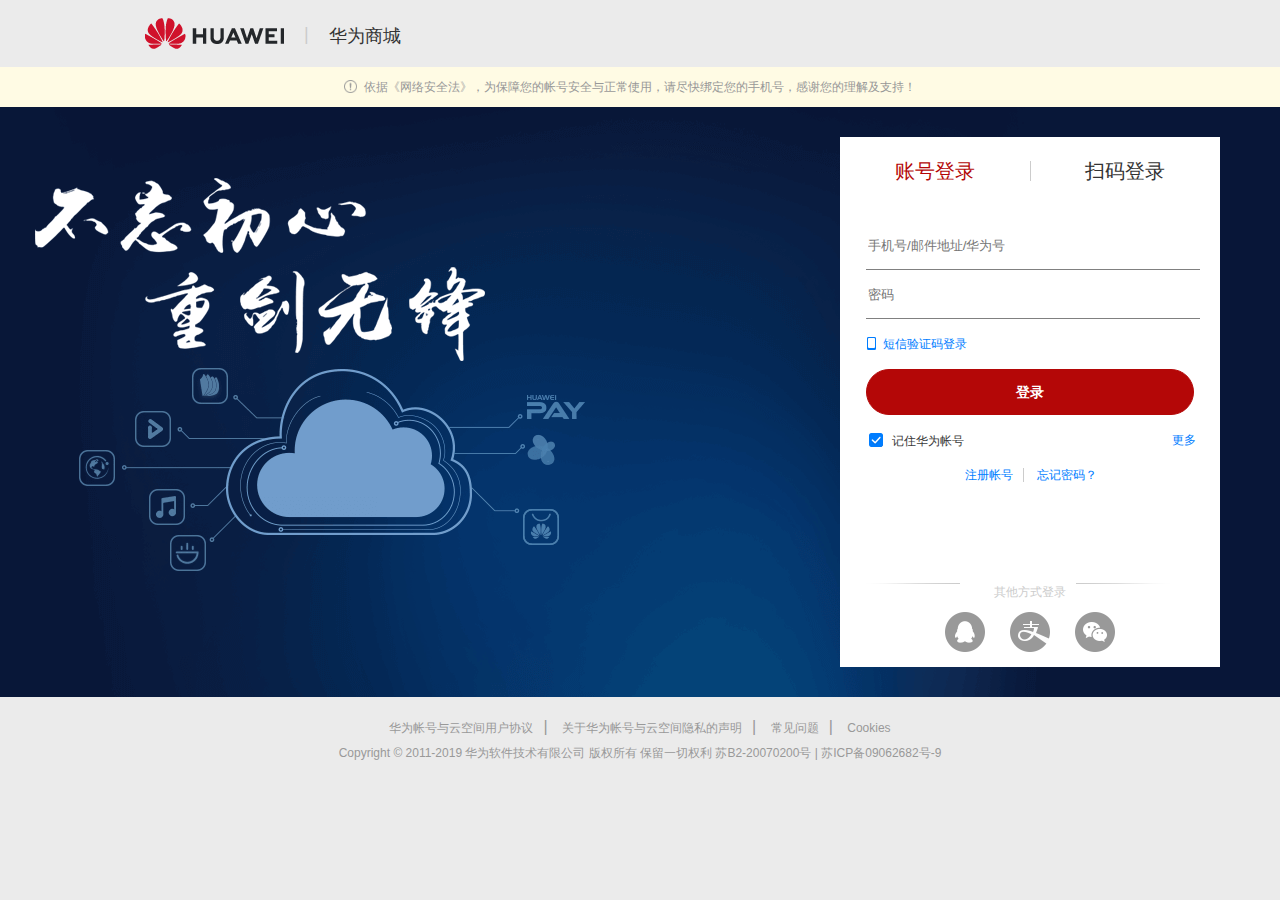
<file: html/login.html>
<!DOCTYPE html>
<html lang="en">
<head>
	<meta charset="UTF-8">
	<title>登录</title>
	<link rel="stylesheet" href="../css/reset.css">
	<link rel="stylesheet" href="../css/login.css">
	<script src = '../js/require.js' async = "true" defer data-main = '../js/login.js'></script>
</head>
<body>
	
	<div class="warp">
		<!-- 头部 -->
		<div class="customer-header">
			<div class="logo">
				<img src="../images/loginlogo.png" alt="">
			</div>
			<div class="logoname">
				<b>|</b>
				<b class="titlename">华为商城</b>
			</div>
		</div>
		<!-- 网络安全法 -->
		<div class="law">
				<span class="prompt_icon" id="ad1">依据《网络安全法》，为保障您的帐号安全与正常使用，请尽快绑定您的手机号，感谢您的理解及支持！</span>
		</div>
		<!-- 登录页面 -->
		<div class="login_bg">
			<div class="login clearfd">
				<div class="login_panel">
					<div class="usernamelogin">
						<div class="title">
							<span class="sg">账号登录</span><span class="line">扫码登录</span>
						</div>
						<!-- 普通登录 -->
						<div class="linput">
							<input type="text" class="username" name="username" placeholder="手机号/邮件地址/华为号">
							<input type="password" class="password" name="password" placeholder="密码">
							<span ><i></i>短信验证码登录</span>
							<div class="button">登录</div>
							<div class="rem">
								<span ><input type="checkbox" id="re"><label for="re"><i></i>记住华为帐号</label></span>
								<span class='r'>
									<a class="btn-primary vam clearWidth" title="更多" id="btn-more">更多</a>
								</span>
							</div>
							<div class="zc">
								<span class="regist"><a href="register.html" id="registText">注册帐号</a></span>
								<span class="forgot"><a >忘记密码？</a></span>
							</div>
							<div class="thirdLoginBlock">
										
										<div class="thirdLintTitle"><i class="line-left"></i><span class="third-tips">其他方式登录</span><i class="line-right rotateImg"></i></div>
										  
										<div class="thirdLoginDiv">
										<span class="qqLogin_bigIco" title="QQ" >
										<a href="javascript:void(0);" "><s></s></a>
										</span>
										<span class="alipayLogin_bigIco" title="支付宝" >
										<a href="javascript:void(0);"><s></s></a>
										</span>
										<span class="weixinLogin_bigIco" title="微信" ><a href="javascript:void(0);" ><s></s></a></span>
										</div>
							</div>

						</div>
						<!-- 扫码登录 -->
						<div class="sm">
							<div class="code">
								<img src="../images/qrCode-over-time.png" alt="">
							</div>
							<div class="qrCode-desc">
										<p>使用<span class="haweiapp">华为移动服务APP</span>扫一扫</p>
										<p>若您使用华为手机，请进入“设置”&gt;“华为帐号”扫码登录。</p>
							</div>
						</div>
					</div>
				</div>
			</div>
		</div>
		<!-- 底部 -->
		<div class="footer">
			<p class="one">
				<a href="">华为帐号与云空间用户协议</a><em>|</em>
				<a href="">关于华为帐号与云空间隐私的声明</a><em>|</em>
				<a href="">常见问题</a><em>|</em>
				<a href="">Cookies</a>
			</p>
			<p class="two">
			
        	
        		
        			
        				Copyright © 2011-2019  华为软件技术有限公司  版权所有  保留一切权利  苏B2-20070200号 | 苏ICP备09062682号-9
        			
        			
        		
        	
        	

			</p>
		</div>
	</div>
	
</body>
</html>
</file>
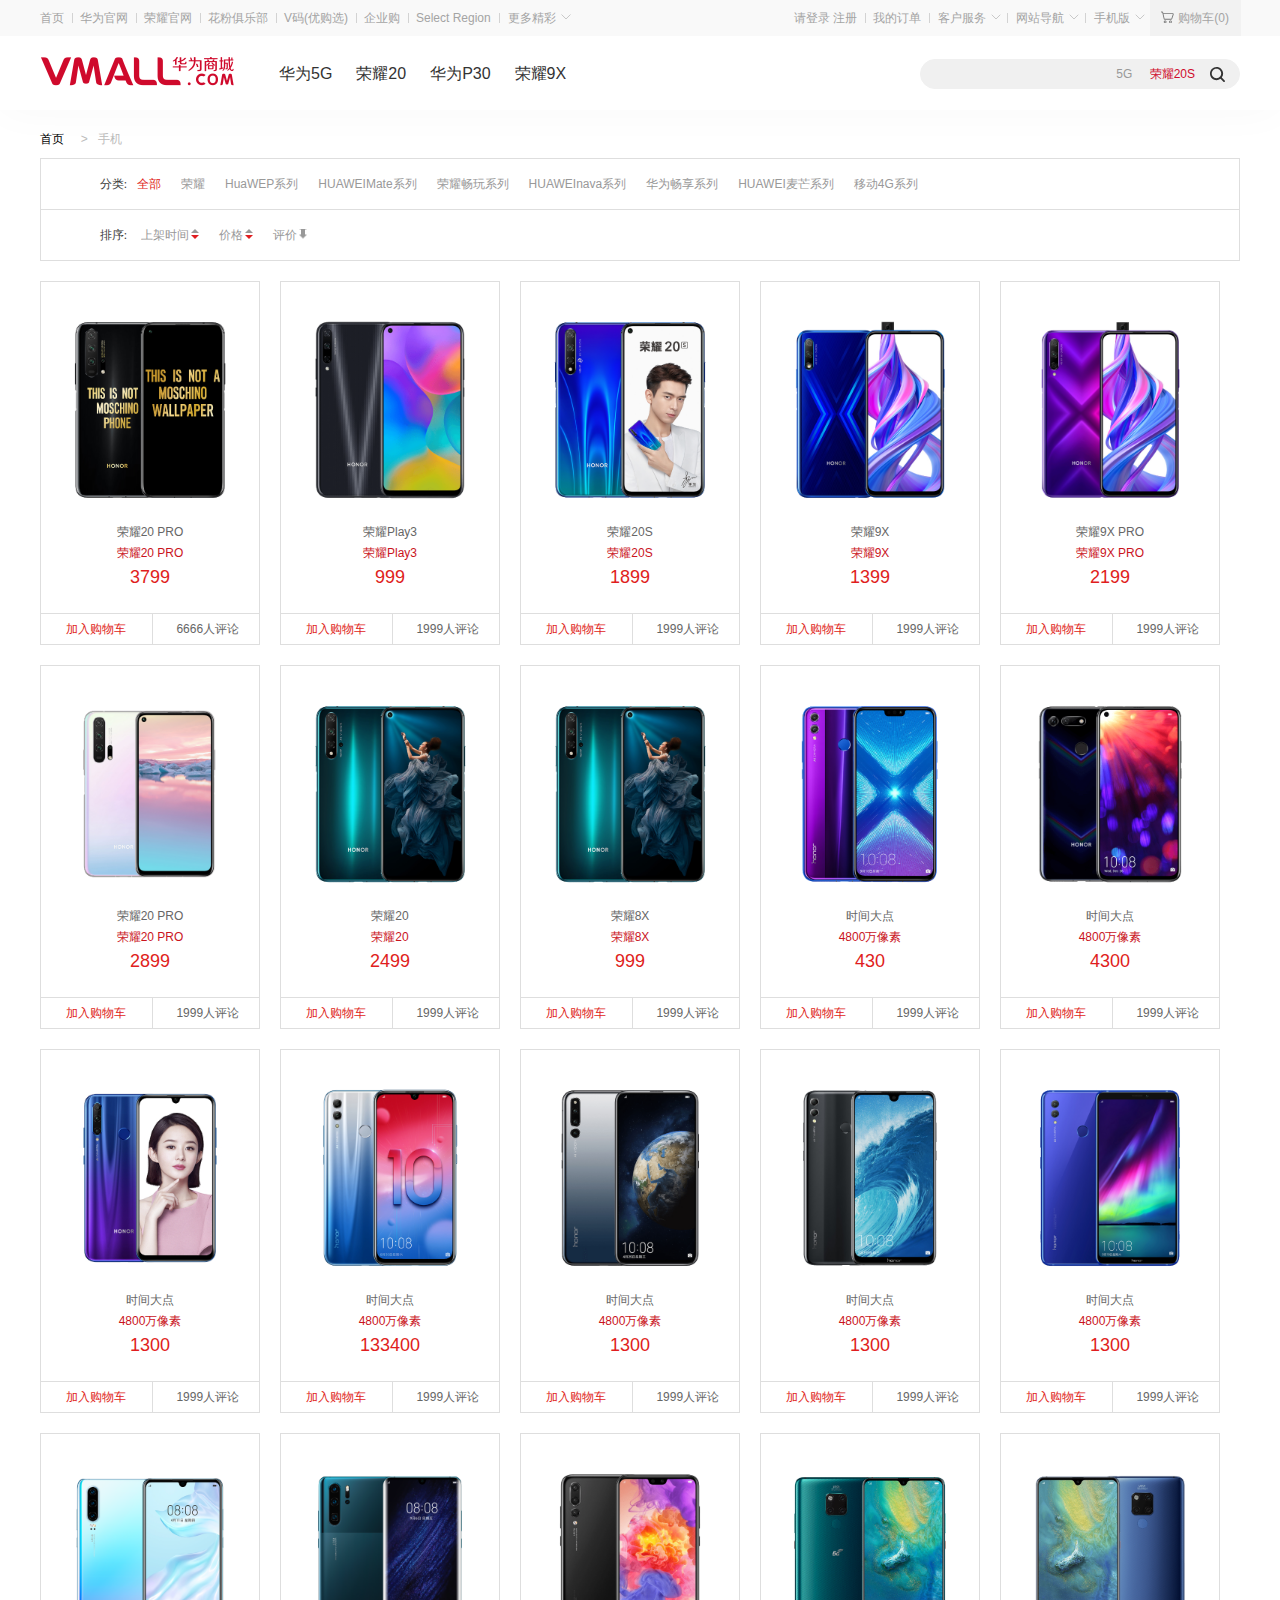
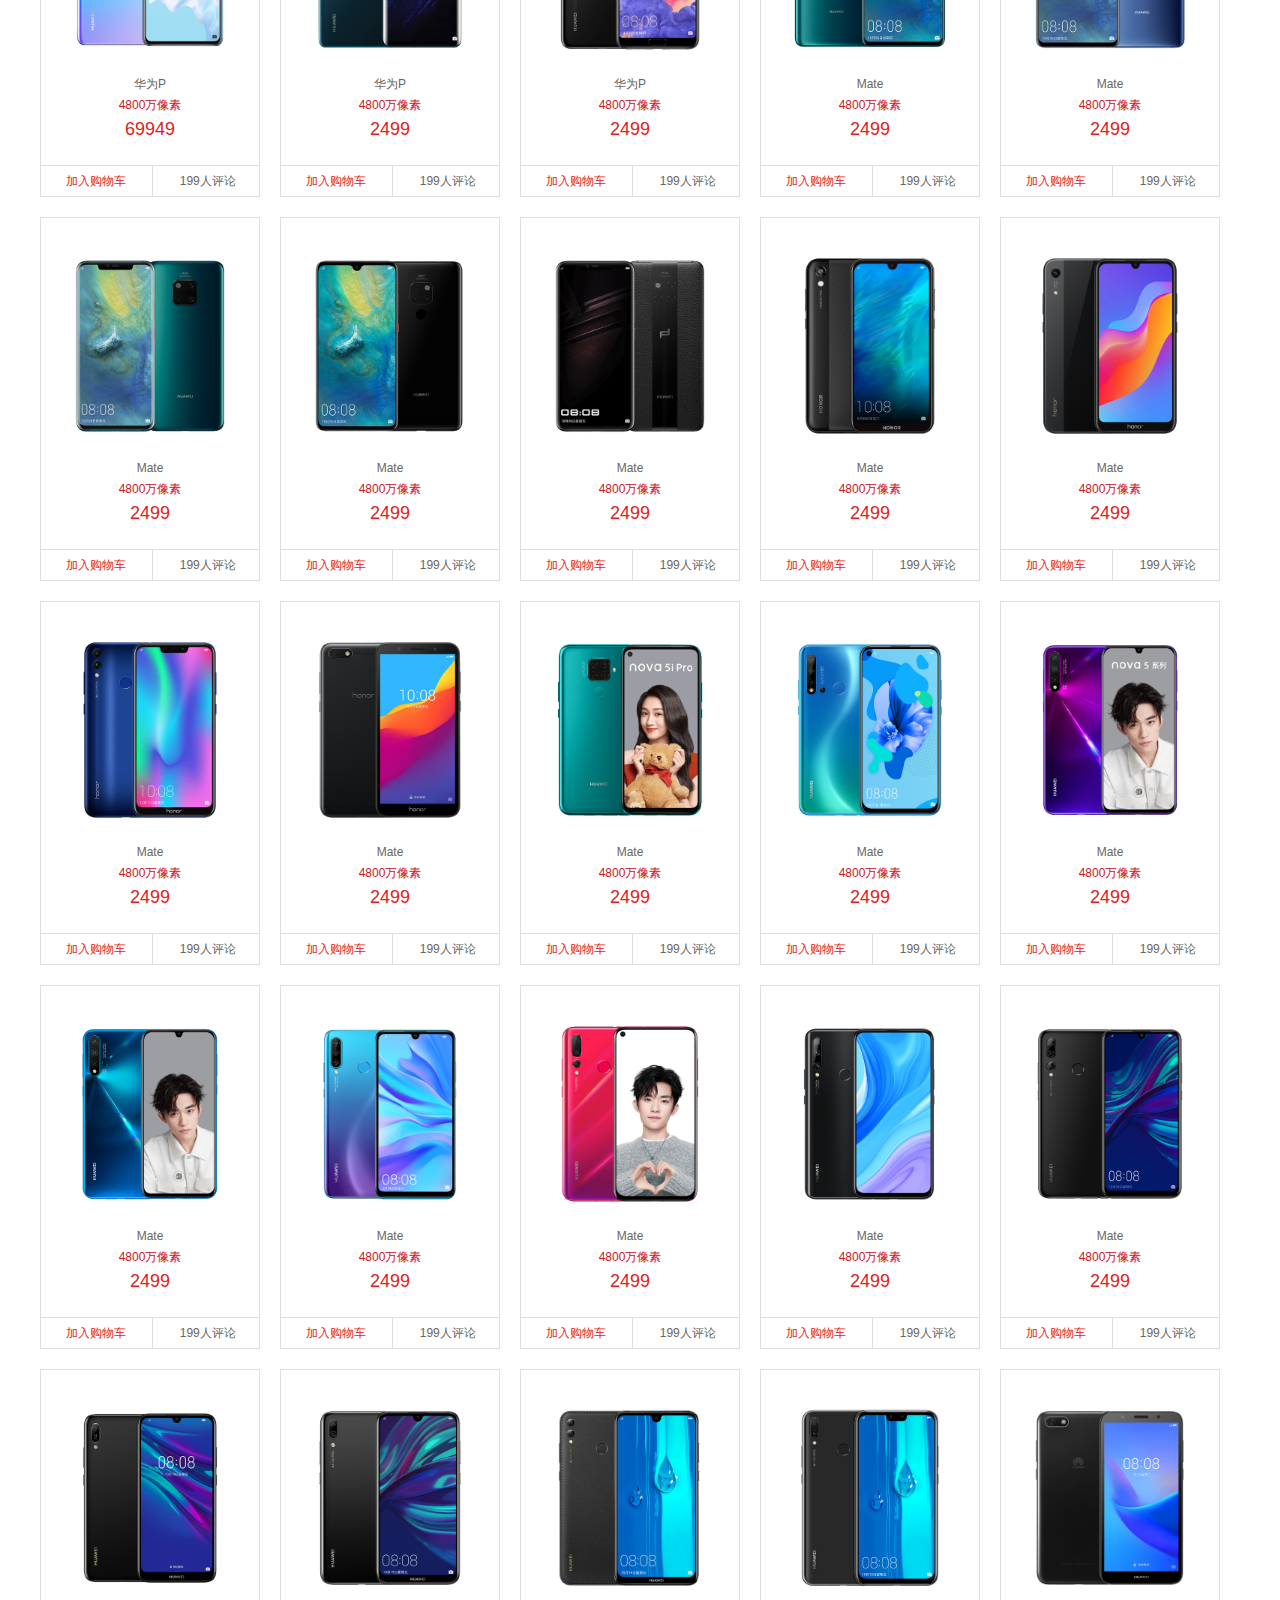
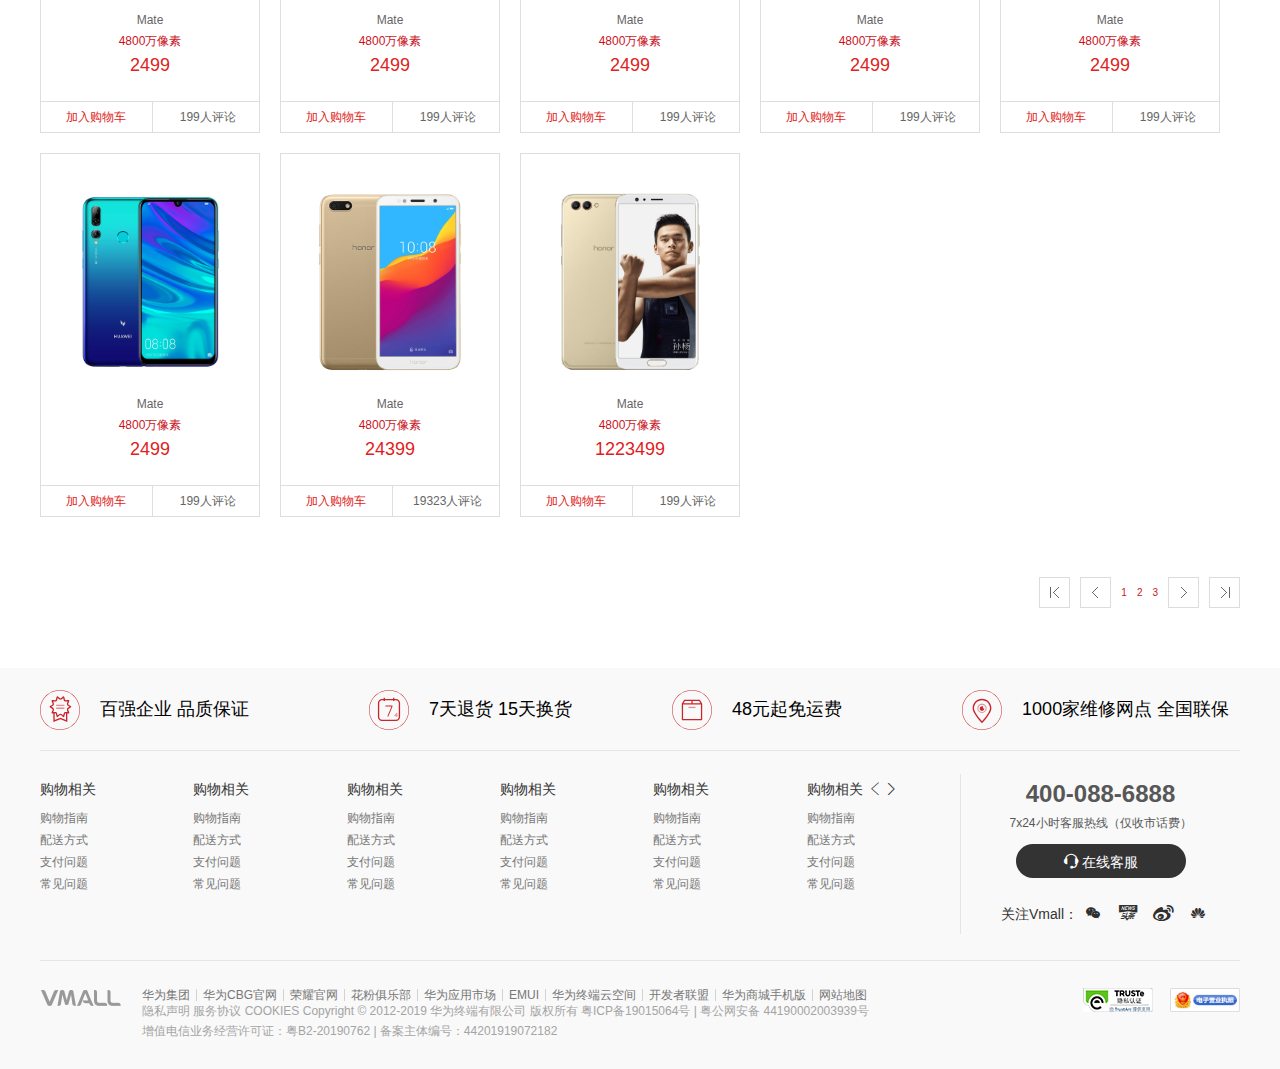
<file: html/onlylist.html>
<!DOCTYPE html>
<html lang="en">
<head>
	<meta charset="UTF-8">
	<title>单一商品列表</title>	<link rel="stylesheet" href="../css/reset.css">
	<link rel="stylesheet" href="../css/style.css">
	<link rel="stylesheet" href="../iconfont/iconfont.css">
	<link rel="stylesheet" href="../css/gwc.css">
	<link rel="stylesheet" href="../css/dylist.css">
		<script src = '../js/require.js' async = "true" defer data-main = '../js/dlist.js'></script>
</head>
<body>
<div id = 'ball'></div>
		<!-- 导航条 -->
		<div class="topnav">
			<div class="layout">
				<div class="l-sub">
					<ul>
						<li><a href="">首页</a></li>
						<li><a href="">华为官网</a></li>
						<li><a href="">荣耀官网</a></li>
						<li><a href="">花粉俱乐部</a></li>
						<li><a href="">V码(优购选)</a></li>
						<li><a href="">企业购</a></li>
						<li><a href="">Select Region</a></li>
						<li>
							<div class="s-dropdown">
								<div class="l-show gd">
									<a href="#" class="gd">更多精彩</a>
								</div>
								<div class="l-hide">
									<div class="s-hidecont s-ls">
										<dl>
											<dt><a href="">EMUI</a></dt>
											<dt><a href="">应用市场</a></dt>
											<dt><a href="">华为终端云空间</a></dt>
											<dt><a href="">
												开发者联盟
											</a></dt>
										</dl>
									</div>
								</div>
							</div>
						</li>
					</ul>
				</div>
				<div class="l-main">
					<ul>
						<!-- 注册登录 -->
						<li>
							<div>
								<a href="login.html">请登录</a>
								<a href="register.html">注册</a>
							</div>
						</li>
						<li><a href="shopcat.html">我的订单</a></li>
						<!-- 客户服务 -->
						<li>
							<div class="s-dropdown">
								<div class="l-show kf">
									<a href="" class="kh">客户服务</a>
								</div>
								<div class="l-hide">
									<div class="hidecont s-kf">
										<dl>
											<dt><a href="">服务中心</a></dt>
											<dt><a href="">联系客服</a></dt>
										</dl>
									</div>
								</div>
							</div>
						</li>
						<!-- 网站导航 -->
						<li>
							<div class="s-dropdown">
								<div class="l-show dh">
									<a href="" class="kh ">网站导航</a>
								</div>
								<div class="l-hide wzdh">
									<div class="dh">
										<a href="">
											<div class="dhlg">
												<span>&nbsp;</span>
												商城首页
											</div>
										</a>
										<div class="f1">
											<div class="bold">
												频道
											</div>
											<div>
												<div class="f11">
													<a href="">华为专区</a>
												</div>
												<div class="f11">
													<a href="">荣耀专区</a>
												</div>
												<div class="f11">
													<a href="">企业购</a>
												</div>
											</div>
										</div>
										<!-- 2 -->
										<div class="f1">
											<div class="bold">
												产品
											</div>
											<div>
												<div class="f11">
													<a href="">手机</a>
												</div>
												<div class="f11">
													<a href="">智能家居</a>
												</div>
												<div class="f11">
													<a href="">平板\&笔记本</a>
												</div>
												<div class="f11">
													<a href="">通用配件</a>
												</div>
												<div class="f11">
													<a href="">智能穿戴</a>
												</div>
												<div class="f11">
													<a href="">专属配件</a>
												</div>
											</div>
										</div>
										<!-- 3 -->
										<div class="f1">
											<div class="bold">
												增值服务
											</div>
											<div>
												<div class="f11">
													<a href="">以旧换新</a>
												</div>
												<div class="f11">
													<a href="">礼品包装</a>
												</div>
												<div class="f11">
													<a href="">补购保障</a>
												</div>
												<div class="f11">
													<a href="">一口价换电池</a>
												</div>
											</div>
										</div>
										<!-- 4 -->
										<div class="f1">
											<div class="bold">
												频道
											</div>
											<div>
												<div class="f11">
													<a href="">华为专区</a>
												</div>
												<div class="f11">
													<a href="">荣耀专区</a>
												</div>
												<div class="f11">
													<a href="">企业购</a>
												</div>
											</div>
										</div>
									</div>
								</div>
							</div>
						</li>
						<!-- 手机版 -->
						<li>
							<div class="s-dropdown">
								<div class="l-show sjb">
									<a href="" class="kh">手机版</a>
								</div>
								<div class="l-hide">
									<div class="sjb">
										<div class="sjdhie clearfd">
											<img class="ls-img" src="../images/code1.png" alt="">
											<div class="code-info"><h2>华为商城APP</h2><p class="red">新人专享好礼<br>最高5000积分</p><span class="icon-andrid  mgr-5"></span><span class="icon-wechat "></span>
											</div>
										</div>
										<div class="sjdhie clearfd">
											<a href="">
												<img class="ls-img" src="../images/code2.png" alt="">
											</a>
											<div class="code-info">        <h2>华为商城公众号</h2><p>微信扫一扫</p><span class="icon-wechat"></span>      </div>
										</div>
										<div class="sjdhie clearfd">
											<a href="">
												<img class="ls-img" src="../images/code3.jpg" alt="">
											</a>
											<div class="code-info">        <h2>微信小程序</h2><span class="icon-wechat"></span>      </div>
										</div>
										
									</div>
								</div>
							</div>
						</li>
						<!-- 购物车 -->
						<li>
							<div class="shpcat">
								<div class="catshow">
									<a href="shopcat.html" class="iconcat">
										<span>购物车(<span id="cat">0</span>)</span>
									</a>
								</div>
								<div class="cathide">
									<div class="mincat">
										<!-- 添加商品前 -->
										<div class="noshop">
											<p>
												<span class="nullshop"></span>
											</p>	
											<p id="cartInfo">您的购物车是空的，赶紧选购吧~</p>
										</div>
										<!-- 添加商品后 -->
									<!-- 	<div class="havshop">
											<ul class="cat clearfd">
												<li class="catlist">
													<ul class="clearfd">
														<li>
														<a href="">
															<div class="select">
																
															</div>
														</a>
															
														</li>
														<li>
															<div class="l-img">
																<img src="../images/catlist1.png" alt="">
															</div>
														</li>
														<li>
															<div class="desc">
																荣耀9X PRO 麒麟810液冷散热 4000mAh超强续航 4800万超广角夜拍三摄 6.59英寸升降全面屏 全网通 8GB+128GB（幻影紫）
															</div>
															<div class="pirce clearfd">
																<span class="pir">￥2199.0</span>
																<span class="num">x2</span>
															</div>
															
														</li>
													</ul>
													<div class="numbtn clearfd">
														<a href="">
															<div class="l-num">-</div>
															<div class="l-num">+</div>
														</a>
													</div>
													<div class="parets clearfd">
														<div class="p_tb">
														配
														</div>
														<div class="p_desc">
															荣耀华为第三方大方水电费山东司法第三方x1
														</div>
													</div>
																		
												</li>
											</ul>
											<ul class="cat clearfd">
												<li class="catlist">
													<ul class="clearfd">
														<li>
														<a href="">
															<div class="select">
																
															</div>
														</a>
															
														</li>
														<li>
															<div class="l-img">
																<img src="../images/catlist1.png" alt="">
															</div>
														</li>
														<li>
															<div class="desc">
																荣耀9X PRO 麒麟810液冷散热 4000mAh超强续航 4800万超广角夜拍三摄 6.59英寸升降全面屏 全网通 8GB+128GB（幻影紫）
															</div>
															<div class="pirce clearfd">
																<span class="pir">￥2199.0</span>
																<span class="num">x2</span>
															</div>
															
														</li>
													</ul>
													<div class="numbtn clearfd">
														<a href="">
															<div class="l-num">-</div>
															<div class="l-num">+</div>
														</a>
													</div>
													<div class="parets clearfd">
														<div class="p_tb">
														配
														</div>
														<div class="p_desc">
															荣耀华为第三方大方水电费山东司法第三方x1
														</div>
													</div>
																		
												</li>
											</ul>
											<div class="jiesuan clearfd">
												<div class="countpri">
													<p>总计：</p>
													<p>
													<span>￥2123</span>
													<del>￥2123</del>
													</p>
												</div>
												<a href="">
													<div class="colsepri">
															结算
													</div>
												</a>
											</div>
											

										</div> -->
									</div>
								</div>
							</div>
						</li>
						
					</ul>
				</div>
			</div>
		</div>
		<!-- 头部 -->
		<div class="header">
			<div class="layout">
				<div class="left">
					<div class="logo">
						<a href="">
							<img src="../images/logo.png" alt="">
						</a>
					</div>
					<div class="naver">
						<ul class="clearfd">
							<ul>
								
								<li>
									<a href="">
										<span>华为5G</span>
									</a>
								</li>
								<li>
									<a href="">
										<span>荣耀20</span>
									</a>
								</li>
								<li>
									<a href="">
										<span>华为P30</span>
									</a>
								</li>
								<li>
									<a href="">
										<span>荣耀9X</span>
									</a>
								</li>
							</ul>
						</ul>
					</div>
				</div>
				<div class="right">
					<div class="search">
						<!-- 框 -->
						<div class="searchform">
							<form method="get" >
		                        <input type="text" class="text" maxlength="200" id="search-kw" autocomplete="off">
		                        <input type="submit" class="button " value="">
	                     	</form>
						</div>
						<!-- 提示文字 -->
						<div class="searchkey">
							<div class="skeyt">
								<a href="">5G</a>
								<a href="">荣耀20S</a>
							</div>
						</div>	

					</div>
				</div>
			</div>
		</div>
		<div class="hr-10"></div>
		<!-- 地址定向 -->
		<div class="g">
			<a href="/index.html" title="首页">首页</a>&nbsp;
			&nbsp;&nbsp;
			&gt;&nbsp;&nbsp;
			
			<span>手机</span>
		</div>
		<div class="hr-10"></div>	
		<!-- 顶部分类 -->
		<div class="layout">
			<div class="cont">
				<div class="top clearfd">
					<div class="fl">分类:</div>
					<div class="flc">
						<ul>
							<li><a href="">全部</a></li>
						</ul>
					</div>
					<div class="pvalues">
						<div class="ls-cont cff">
						 	<ul calss="clearfd ls-ull">
						 		<!-- <li><a href="">荣耀</a></li>
						 		<li><a href="">荣耀</a></li>
						 		<li><a href="">荣耀</a></li>
						 		<li><a href="">荣耀</a></li>
						 		<li><a href="">荣耀</a></li>
						 		<li><a href="">荣耀</a></li>
						 		<li><a href="">荣耀</a></li> -->
						 	</ul>
						</div>
					</div>
				</div>
				<div class="top clearfd bottom">
					<div class="fl">排序:</div>
				
					<div class="pvalues">
						<div class="ls-cont lsnb">
						 	<ul calss="clearfd">
						 		<li><a href="#" class="date">上架时间</a><i></i></li>
						 		<li><a href="#" class="price">价格</a><i></i></li>
						 		<li class="pj"><a href="#" class="hot">评价</a><i></i></li>
						 		
						 	</ul>
						</div>
					</div>
				</div>
			</div>
		</div>
		<!-- 所有手机 -->
		<div class="hr-10"></div>
		<div class="hr-10"></div>
		<div class="tellayout">
			<div class="tellist">
			<!-- 	<ul class="clearfd listul">
					<li>
						<div class="panels">
							<p class="p-img">
								<a href=""><img src="../images/list1.png" alt=""></a>
							</p>
							<p class="p-name">
								<a href="">
									<span>【100元订金】荣耀20</span>
									<span class="red">1244</span>
								</a>
							</p>
							<p class="p-price">
								<b>¥2699</b>
							</p>
							<div class="p-button clearfd">
								<table>
									<tbody>
									<tr>
										<td class="buy"><a href="/" class="p-button-cart"><span>选购</span></a></td>
										<td><a href="/" class="p-button-cart"><span>5061人评论</span></a></td>
									</tr>

									</tbody>
								</table>
							</div>

						</div>
					</li>

				</ul> -->
			</div>
		</div>
		<!-- 页面 -->
		<div class="hr-10"></div>
		<div class="hr-10"></div>
		<div class="page clearfd">
			<ul class="clearfd">
				<li class="first">|<</li>
				<li class="back"><</li>
				<a href="">
					<span>1</span>
				</a>
				<a href="">
					<span>2</span>
				</a>
				<a href="">
					<span>3</span>
				</a>
				<li class="forward">></li>
				<li class="last">>|</li>
			</ul>
		</div>
		<div class="hr-10"></div>
		<div class="hr-10"></div>
		<div class="hr-10"></div>
		<div class="hr-10"></div>
		<div class="hr-10"></div>
		<div class="hr-10"></div>
		<!-- 最底部 -->
		<div class="footer">
			<div class="sbrand">
				<div class="brandcont">
					<ul>
						<li class="s1">
							<a href="">
								<i></i>
								百强企业 品质保证
							</a>
						</li>
						<li class="s2">
							<a href="">
								<i></i>
								7天退货 15天换货
							</a>
						</li>
						<li class="s3">
							<a href="">
								<i></i>
								48元起免运费
							</a>
						</li>
						<li class="s4">
							<a href="">
								<i></i>
								1000家维修网点 全国联保
							</a>
						</li>
					</ul>
				</div>
			</div>
			<div class="bottomnav clearfd">
				<div class="left clearfd">
					<dl class="s1">
						<dt>
							<p class="title">购物相关</p>
						</dt>
						<dd>
							<ol>
								<li><a href="">购物指南</a></li>
								<li><a href="">配送方式</a></li>
								<li><a href="">支付问题</a></li>
								<li><a href="">常见问题</a></li>
							</ol>
						</dd>
					</dl>
					<dl class="s2">
						<dt>
							<p class="title">购物相关</p>
						</dt>
						<dd>
							<ol>
								<li><a href="">购物指南</a></li>
								<li><a href="">配送方式</a></li>
								<li><a href="">支付问题</a></li>
								<li><a href="">常见问题</a></li>
							</ol>
						</dd>
					</dl>
					<dl class="s3">
						<dt>
							<p class="title">购物相关</p>
						</dt>
						<dd>
							<ol>
								<li><a href="">购物指南</a></li>
								<li><a href="">配送方式</a></li>
								<li><a href="">支付问题</a></li>
								<li><a href="">常见问题</a></li>
							</ol>
						</dd>
					</dl>
					<dl class="s4">
						<dt>
							<p class="title">购物相关</p>
						</dt>
						<dd>
							<ol>
								<li><a href="">购物指南</a></li>
								<li><a href="">配送方式</a></li>
								<li><a href="">支付问题</a></li>
								<li><a href="">常见问题</a></li>
							</ol>
						</dd>
					</dl>
					<dl class="s5">
						<dt>
							<p class="title">购物相关</p>
						</dt>
						<dd>
							<ol>
								<li><a href="">购物指南</a></li>
								<li><a href="">配送方式</a></li>
								<li><a href="">支付问题</a></li>
								<li><a href="">常见问题</a></li>
							</ol>
						</dd>
					</dl>
					<dl class="s6">
						<dt>
							<p class="title">购物相关
								<span class="prev"><i class="iconfont">&#xe60c;</i> </span>
								<span class="next"> <i class="iconfont">&#xe501;</i></span>
							</p>
							
								
							
						</dt>
						<dd>
							<ol>
								<li><a href="">购物指南</a></li>
								<li><a href="">配送方式</a></li>
								<li><a href="">支付问题</a></li>
								<li><a href="">常见问题</a></li>
							</ol>
						</dd>
					</dl>
				</div>
				<div class="right">
					<dl class="s7">
						<dt>
							<p class="title">400-088-6888</p>
						</dt>
						<dd>
		                    <ol>
		                        <li><a>7x24小时客服热线（仅收市话费）</a></li>
		                    </ol>
              		  </dd>
              		  <dd>
	              		  <a href="">
	              		 	<i class="iconfont">&#xe628;</i>
	              		 	 在线客服
	              		  </a>
              		  </dd>
					</dl>
					<div class="fotbar">
						<h2>关注Vmall：</h2>
						<ul class="clearfd">
							<li>
								<a href=""><i class="iconfont">&#xe613;</i></a>
								<div class="scodeimg">
									<img src="../images/code3.jpg" alt="">
								</div>

							</li>
							<li>
								<a href=""><i class="iconfont">&#xe617;</i></a>
								<div class="scodeimg">
									<img src="../images/code3.jpg" alt="">
								</div>

							</li>
							<li>
								<a href=""><i class="iconfont">&#xe60a;</i></a>
								<div class="scodeimg">
									<img src="../images/code3.jpg" alt="">
								</div>

							</li>
							<li>
								<a href=""><i class="iconfont">&#xe74d;</i></a>
								<div class="scodeimg">
									<img src="../images/code3.jpg" alt="">
								</div>

							</li>
						</ul>
					</div>
				</div>
			</div>
			<div class="footbot">
				<div class="ftcont clearfd">
					<div class="fotlogo">
						<a href="">
							<img src="../images/fotlogo.png" alt="">
						</a>
					</div>
					<div class="ftul">
						<ul class="ftlink">
							<li><a href="">华为集团</a></li>
							<li><a href="">华为CBG官网</a></li>
							<li><a href="">荣耀官网</a></li>
							<li><a href="">花粉俱乐部</a></li>
							<li><a href="">华为应用市场</a></li>
							<li><a href="">EMUI</a></li>
							<li><a href="">华为终端云空间</a></li>
							<li><a href="">开发者联盟</a></li>
							<li><a href="">华为商城手机版</a></li>
							<li><a href="">网站地图</a></li>
						</ul>
						<a href="">隐私声明</a>
						<a href="">服务协议</a>
						<a href="">COOKIES</a>
						 Copyright © 2012-2019 华为终端有限公司 版权所有 
						<a href="">粤ICP备19015064号</a>
						<em>|</em>
						<a href="">粤公网安备 44190002003939号</a>
						<br>
						增值电信业务经营许可证：粤B2-20190762
						<em>|</em>
						备案主体编号：44201919072182
					</div>

					<div class="ftright">
						<a href="">
							<img src="../images/ysrz.jpg" alt="">
						</a>
						<a href="">
							<img src="../images/yyzz.png" alt="">
						</a>
					</div>

				</div>
			</div>
			
		</div>
</body>
</html>
</file>
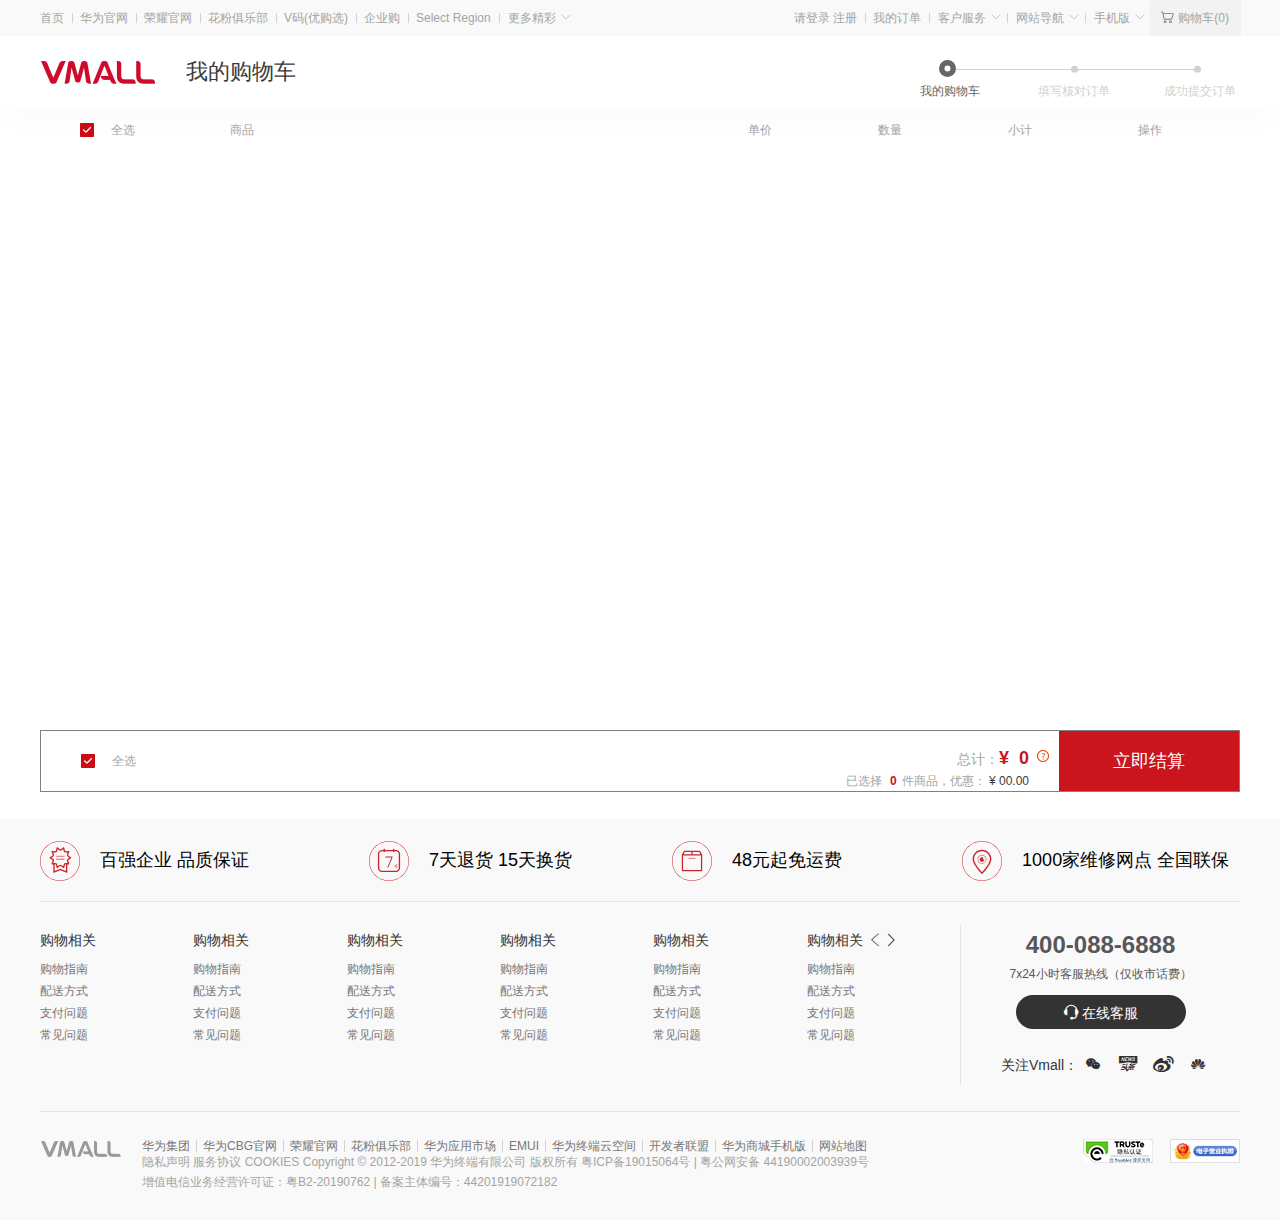
<file: html/shopcat.html>
<!DOCTYPE html>
<html lang="en">
<head>
	<meta charset="UTF-8">
	<title>华为商城</title>
	<link rel="stylesheet" href="../css/reset.css">
	<link rel="stylesheet" href="../css/style.css">
	<link rel="stylesheet" href="../css/gwc.css">
	<link rel="stylesheet" href="../iconfont/iconfont.css">
			<script src = '../js/require.js' async = "true" defer data-main = '../js/shop.js'></script>
</head>
<body style="">
		
		<!--头部大巷 -->
<div class="topnav">
			<div class="layout">
				<div class="l-sub">
					<ul>
						<li><a href="">首页</a></li>
						<li><a href="">华为官网</a></li>
						<li><a href="">荣耀官网</a></li>
						<li><a href="">花粉俱乐部</a></li>
						<li><a href="">V码(优购选)</a></li>
						<li><a href="">企业购</a></li>
						<li><a href="">Select Region</a></li>
						<li>
							<div class="s-dropdown">
								<div class="l-show gd">
									<a href="#" class="gd">更多精彩</a>
								</div>
								<div class="l-hide">
									<div class="s-hidecont s-ls">
										<dl>
											<dt><a href="">EMUI</a></dt>
											<dt><a href="">应用市场</a></dt>
											<dt><a href="">华为终端云空间</a></dt>
											<dt><a href="">
												开发者联盟
											</a></dt>
										</dl>
									</div>
								</div>
							</div>
						</li>
					</ul>
				</div>
				<div class="l-main">
					<ul>
						<!-- 注册登录 -->
						<li>
							<div>
								<a href="login.html">请登录</a>
								<a href="register">注册</a>
							</div>
						</li>
						<li><a href="shopcat.html">我的订单</a></li>
						<!-- 客户服务 -->
						<li>
							<div class="s-dropdown">
								<div class="l-show kf">
									<a href="" class="kh">客户服务</a>
								</div>
								<div class="l-hide">
									<div class="hidecont s-kf">
										<dl>
											<dt><a href="">服务中心</a></dt>
											<dt><a href="">联系客服</a></dt>
										</dl>
									</div>
								</div>
							</div>
						</li>
						<!-- 网站导航 -->
						<li>
							<div class="s-dropdown">
								<div class="l-show dh">
									<a href="" class="kh ">网站导航</a>
								</div>
								<div class="l-hide wzdh">
									<div class="dh">
										<a href="">
											<div class="dhlg">
												<span>&nbsp;</span>
												商城首页
											</div>
										</a>
										<div class="f1">
											<div class="bold">
												频道
											</div>
											<div>
												<div class="f11">
													<a href="">华为专区</a>
												</div>
												<div class="f11">
													<a href="">荣耀专区</a>
												</div>
												<div class="f11">
													<a href="">企业购</a>
												</div>
											</div>
										</div>
										<!-- 2 -->
										<div class="f1">
											<div class="bold">
												产品
											</div>
											<div>
												<div class="f11">
													<a href="">手机</a>
												</div>
												<div class="f11">
													<a href="">智能家居</a>
												</div>
												<div class="f11">
													<a href="">平板\&笔记本</a>
												</div>
												<div class="f11">
													<a href="">通用配件</a>
												</div>
												<div class="f11">
													<a href="">智能穿戴</a>
												</div>
												<div class="f11">
													<a href="">专属配件</a>
												</div>
											</div>
										</div>
										<!-- 3 -->
										<div class="f1">
											<div class="bold">
												增值服务
											</div>
											<div>
												<div class="f11">
													<a href="">以旧换新</a>
												</div>
												<div class="f11">
													<a href="">礼品包装</a>
												</div>
												<div class="f11">
													<a href="">补购保障</a>
												</div>
												<div class="f11">
													<a href="">一口价换电池</a>
												</div>
											</div>
										</div>
										<!-- 4 -->
										<div class="f1">
											<div class="bold">
												频道
											</div>
											<div>
												<div class="f11">
													<a href="">华为专区</a>
												</div>
												<div class="f11">
													<a href="">荣耀专区</a>
												</div>
												<div class="f11">
													<a href="">企业购</a>
												</div>
											</div>
										</div>
									</div>
								</div>
							</div>
						</li>
						<!-- 手机版 -->
						<li>
							<div class="s-dropdown">
								<div class="l-show sjb">
									<a href="" class="kh">手机版</a>
								</div>
								<div class="l-hide">
									<div class="sjb">
										<div class="sjdhie clearfd">
											<img class="ls-img" src="../images/code1.png" alt="">
											<div class="code-info"><h2>华为商城APP</h2><p class="red">新人专享好礼<br>最高5000积分</p><span class="icon-andrid  mgr-5"></span><span class="icon-wechat "></span>
											</div>
										</div>
										<div class="sjdhie clearfd">
											<a href="">
												<img class="ls-img" src="../images/code2.png" alt="">
											</a>
											<div class="code-info">        <h2>华为商城公众号</h2><p>微信扫一扫</p><span class="icon-wechat"></span>      </div>
										</div>
										<div class="sjdhie clearfd">
											<a href="">
												<img class="ls-img" src="../images/code3.jpg" alt="">
											</a>
											<div class="code-info">        <h2>微信小程序</h2><span class="icon-wechat"></span>      </div>
										</div>
										
									</div>
								</div>
							</div>
						</li>
						<!-- 购物车 -->
						<li>
							<div class="shpcat">
								<div class="catshow">
									<a href="" class="iconcat">
										<span>购物车(<span id="cat">0</span>)</span>
									</a>
								</div>
								<div class="cathide">
									<div class="mincat">
										<!-- 添加商品前 -->
										<div class="noshop">
											<p>
												<span class="nullshop"></span>
											</p>	
											<p id="cartInfo">您的购物车是空的，赶紧选购吧~</p>
										</div>
										<!-- 添加商品后 -->
										<!-- <div class="havshop">
											<ul class="cat clearfd">
												<li class="catlist">
													<ul class="clearfd">
														<li>
														<a href="">
															<div class="select">
																
															</div>
														</a>
															
														</li>
														<li>
															<div class="l-img">
																<img src="../images/catlist1.png" alt="">
															</div>
														</li>
														<li>
															<div class="desc">
																荣耀9X PRO 麒麟810液冷散热 4000mAh超强续航 4800万超广角夜拍三摄 6.59英寸升降全面屏 全网通 8GB+128GB（幻影紫）
															</div>
															<div class="pirce clearfd">
																<span class="pir">￥2199.0</span>
																<span class="num">x2</span>
															</div>
															
														</li>
													</ul>
													<div class="numbtn clearfd">
														<a href="">
															<div class="l-num">-</div>
															<div class="l-num">+</div>
														</a>
													</div>
													<div class="parets clearfd">
														<div class="p_tb">
														配
														</div>
														<div class="p_desc">
															荣耀华为第三方大方水电费山东司法第三方x1
														</div>
													</div>
																		
												</li>
											</ul>
											<ul class="cat clearfd">
												<li class="catlist">
													<ul class="clearfd">
														<li>
														<a href="">
															<div class="select">
																
															</div>
														</a>
															
														</li>
														<li>
															<div class="l-img">
																<img src="../images/catlist1.png" alt="">
															</div>
														</li>
														<li>
															<div class="desc">
																荣耀9X PRO 麒麟810液冷散热 4000mAh超强续航 4800万超广角夜拍三摄 6.59英寸升降全面屏 全网通 8GB+128GB（幻影紫）
															</div>
															<div class="pirce clearfd">
																<span class="pir">￥2199.0</span>
																<span class="num">x2</span>
															</div>
															
														</li>
													</ul>
													<div class="numbtn clearfd">
														<a href="">
															<div class="l-num">-</div>
															<div class="l-num">+</div>
														</a>
													</div>
													<div class="parets clearfd">
														<div class="p_tb">
														配
														</div>
														<div class="p_desc">
															荣耀华为第三方大方水电费山东司法第三方x1
														</div>
													</div>
																		
												</li>
											</ul>
											<div class="jiesuan clearfd">
												<div class="countpri">
													<p>总计：</p>
													<p>
													<span>￥2123</span>
													<del>￥2123</del>
													</p>
												</div>
												<a href="">
													<div class="colsepri">
															结算
													</div>
												</a>
											</div>
											

										</div> -->
									</div>
								</div>
							</div>
						</li>
						
					</ul>
				</div>
			</div>
	</div>
		<!-- 头部 -->
		<div class="header">
			<div class="layout">
				<div class="left">
					<div class="logo">
						<a href="">
							<img src="../images/gwclogo.png" alt="">
						</a>
						<span>我的购物车</span>
					</div>
					
					
				</div>
				<div class="right">
					<div class="pro-cat">我的购物车</div>
				</div>
			</div>
		</div>
		<!-- 主体 -->
		<div class="layout clearfd">
			<div class="shop">
			<!-- 标题 -->
				<div class="s-title clearfd">
					<label for="" class="checkbox">
						<input type="text" class="qx" id="checked">
						全选
					</label>
					<ul class="clearfd">
						<li>商品</li>
						<li>单价</li>
						<li>数量</li>
						<li>小计</li>
						<li>操作</li>
					</ul>
				</div>
				<!-- 商品主体部分 -->
				<div class="catform clearfd">
				<!-- 商品列 -->
					
					<!-- <div class="sc-catlist">
						<label for="" class="checkbox">
							<input type="text">
						</label>
						<div class="catare">
							<div class="main clearfd">
								<a href=""><img src="../images/rx2.png" alt=""></a>
								<ul clearfd>
									<li>
			                            荣耀9X PRO 麒麟810液冷散热 4000mAh超强续航 4800万超广角夜拍三摄 6.59英寸升降全面屏 全网通 8GB+128GB（幻影紫）
			                        </li>	
									<li><a href="">
										¥ 2199.00
									</a></li>
									<li>
										<div class="numbtn">
											<input type="number" class="p-stock-text" value="1">
										</div>
										<p class="p-stock-btn clearfd"><a href="" class="">−</a> <a href="" class="">+</a></p>
									</li>
									<li><a href="">
										¥ 2199.00
                          
									</a></li>
									<li><a href="">删除</a></li>
								</ul>
							</div>

						</div>	
					</div>
			
					<div class="sc-catlist">
						<label for="" class="checkbox">
							<input type="text">
						</label>
						<div class="catare">
							<div class="main clearfd">
								<a href=""><img src="../images/rx2.png" alt=""></a>
								<ul clearfd>
									<li>
			                            荣耀9X PRO 麒麟810液冷散热 4000mAh超强续航 4800万超广角夜拍三摄 6.59英寸升降全面屏 全网通 8GB+128GB（幻影紫）
			                        </li>	
									<li><a href="">
										¥ 2199.00
									</a></li>
									<li>
										<div class="numbtn">
											<input type="number" class="p-stock-text" value="1">
										</div>
										<p class="p-stock-btn clearfd"><a href="" class="">−</a> <a href="" class="">+</a></p>
									</li>
									<li><a href="">
										¥ 2199.00
                          
									</a></li>
									<li><a href="">删除</a></li>
								</ul>
							</div>

						</div>	
					</div>
				
					<div class="sc-catlist">
						<label for="" class="checkbox">
							<input type="text">
						</label>
						<div class="catare">
							<div class="main clearfd">
								<a href=""><img src="../images/rx2.png" alt=""></a>
								<ul clearfd>
									<li>
			                            荣耀9X PRO 麒麟810液冷散热 4000mAh超强续航 4800万超广角夜拍三摄 6.59英寸升降全面屏 全网通 8GB+128GB（幻影紫）
			                        </li>	
									<li><a href="">
										¥ 2199.00
									</a></li>
									<li>
										<div class="numbtn">
											<input type="number" class="p-stock-text" value="1">
										</div>
										<p class="p-stock-btn clearfd"><a href="" class="">−</a> <a href="" class="">+</a></p>
									</li>
									<li><a href="">
										¥ 2199.00
                          
									</a></li>
									<li><a href="">删除</a></li>
								</ul>
							</div>

						</div>	
					</div> -->
				</div>
			</div>

			<!-- 结算 -->
				<div class="s-title clearfd ls">
					<label for="" class="checkbox">
						<input type="text" class="qx"  id="checked">
							全选
					</label>
					<div class="pricebtn">
						<a href="">立即结算</a>
					</div>
					<div class="total">
						<p>总计：<span>¥&nbsp; 0</span> <i>&nbsp;</i></p>

						<div class="total-choose">已选择
		                <em>0</em>件商品，优惠：
		                <span>¥&nbsp;00.00</span></div>
					</div>
				</div>
		</div>
		<!-- 底部 -->
		<div class="footer">
			<div class="sbrand">
				<div class="brandcont">
					<ul>
						<li class="s1">
							<a href="">
								<i></i>
								百强企业 品质保证
							</a>
						</li>
						<li class="s2">
							<a href="">
								<i></i>
								7天退货 15天换货
							</a>
						</li>
						<li class="s3">
							<a href="">
								<i></i>
								48元起免运费
							</a>
						</li>
						<li class="s4">
							<a href="">
								<i></i>
								1000家维修网点 全国联保
							</a>
						</li>
					</ul>
				</div>
			</div>
			<div class="bottomnav clearfd">
				<div class="left clearfd">
					<dl class="s1">
						<dt>
							<p class="title">购物相关</p>
						</dt>
						<dd>
							<ol>
								<li><a href="">购物指南</a></li>
								<li><a href="">配送方式</a></li>
								<li><a href="">支付问题</a></li>
								<li><a href="">常见问题</a></li>
							</ol>
						</dd>
					</dl>
					<dl class="s2">
						<dt>
							<p class="title">购物相关</p>
						</dt>
						<dd>
							<ol>
								<li><a href="">购物指南</a></li>
								<li><a href="">配送方式</a></li>
								<li><a href="">支付问题</a></li>
								<li><a href="">常见问题</a></li>
							</ol>
						</dd>
					</dl>
					<dl class="s3">
						<dt>
							<p class="title">购物相关</p>
						</dt>
						<dd>
							<ol>
								<li><a href="">购物指南</a></li>
								<li><a href="">配送方式</a></li>
								<li><a href="">支付问题</a></li>
								<li><a href="">常见问题</a></li>
							</ol>
						</dd>
					</dl>
					<dl class="s4">
						<dt>
							<p class="title">购物相关</p>
						</dt>
						<dd>
							<ol>
								<li><a href="">购物指南</a></li>
								<li><a href="">配送方式</a></li>
								<li><a href="">支付问题</a></li>
								<li><a href="">常见问题</a></li>
							</ol>
						</dd>
					</dl>
					<dl class="s5">
						<dt>
							<p class="title">购物相关</p>
						</dt>
						<dd>
							<ol>
								<li><a href="">购物指南</a></li>
								<li><a href="">配送方式</a></li>
								<li><a href="">支付问题</a></li>
								<li><a href="">常见问题</a></li>
							</ol>
						</dd>
					</dl>
					<dl class="s6">
						<dt>
							<p class="title">购物相关
								<span class="prev"><i class="iconfont">&#xe60c;</i> </span>
								<span class="next"> <i class="iconfont">&#xe501;</i></span>
							</p>
							
								
							
						</dt>
						<dd>
							<ol>
								<li><a href="">购物指南</a></li>
								<li><a href="">配送方式</a></li>
								<li><a href="">支付问题</a></li>
								<li><a href="">常见问题</a></li>
							</ol>
						</dd>
					</dl>
				</div>
				<div class="right">
					<dl class="s7">
						<dt>
							<p class="title">400-088-6888</p>
						</dt>
						<dd>
		                    <ol>
		                        <li><a>7x24小时客服热线（仅收市话费）</a></li>
		                    </ol>
              		  </dd>
              		  <dd>
	              		  <a href="">
	              		 	<i class="iconfont">&#xe628;</i>
	              		 	 在线客服
	              		  </a>
              		  </dd>
					</dl>
					<div class="fotbar">
						<h2>关注Vmall：</h2>
						<ul class="clearfd">
							<li>
								<a href=""><i class="iconfont">&#xe613;</i></a>
								<div class="scodeimg">
									<img src="../images/code3.jpg" alt="">
								</div>

							</li>
							<li>
								<a href=""><i class="iconfont">&#xe617;</i></a>
								<div class="scodeimg">
									<img src="../images/code3.jpg" alt="">
								</div>

							</li>
							<li>
								<a href=""><i class="iconfont">&#xe60a;</i></a>
								<div class="scodeimg">
									<img src="../images/code3.jpg" alt="">
								</div>

							</li>
							<li>
								<a href=""><i class="iconfont">&#xe74d;</i></a>
								<div class="scodeimg">
									<img src="../images/code3.jpg" alt="">
								</div>

							</li>
						</ul>
					</div>
				</div>
			</div>
			<div class="footbot">
				<div class="ftcont clearfd">
					<div class="fotlogo">
						<a href="">
							<img src="../images/fotlogo.png" alt="">
						</a>
					</div>
					<div class="ftul">
						<ul class="ftlink">
							<li><a href="">华为集团</a></li>
							<li><a href="">华为CBG官网</a></li>
							<li><a href="">荣耀官网</a></li>
							<li><a href="">花粉俱乐部</a></li>
							<li><a href="">华为应用市场</a></li>
							<li><a href="">EMUI</a></li>
							<li><a href="">华为终端云空间</a></li>
							<li><a href="">开发者联盟</a></li>
							<li><a href="">华为商城手机版</a></li>
							<li><a href="">网站地图</a></li>
						</ul>
						<a href="">隐私声明</a>
						<a href="">服务协议</a>
						<a href="">COOKIES</a>
						 Copyright © 2012-2019 华为终端有限公司 版权所有 
						<a href="">粤ICP备19015064号</a>
						<em>|</em>
						<a href="">粤公网安备 44190002003939号</a>
						<br>
						增值电信业务经营许可证：粤B2-20190762
						<em>|</em>
						备案主体编号：44201919072182
					</div>

					<div class="ftright">
						<a href="">
							<img src="../images/ysrz.jpg" alt="">
						</a>
						<a href="">
							<img src="../images/yyzz.png" alt="">
						</a>
					</div>

				</div>
			</div>
			
		</div>
</body>
</html>
</file>
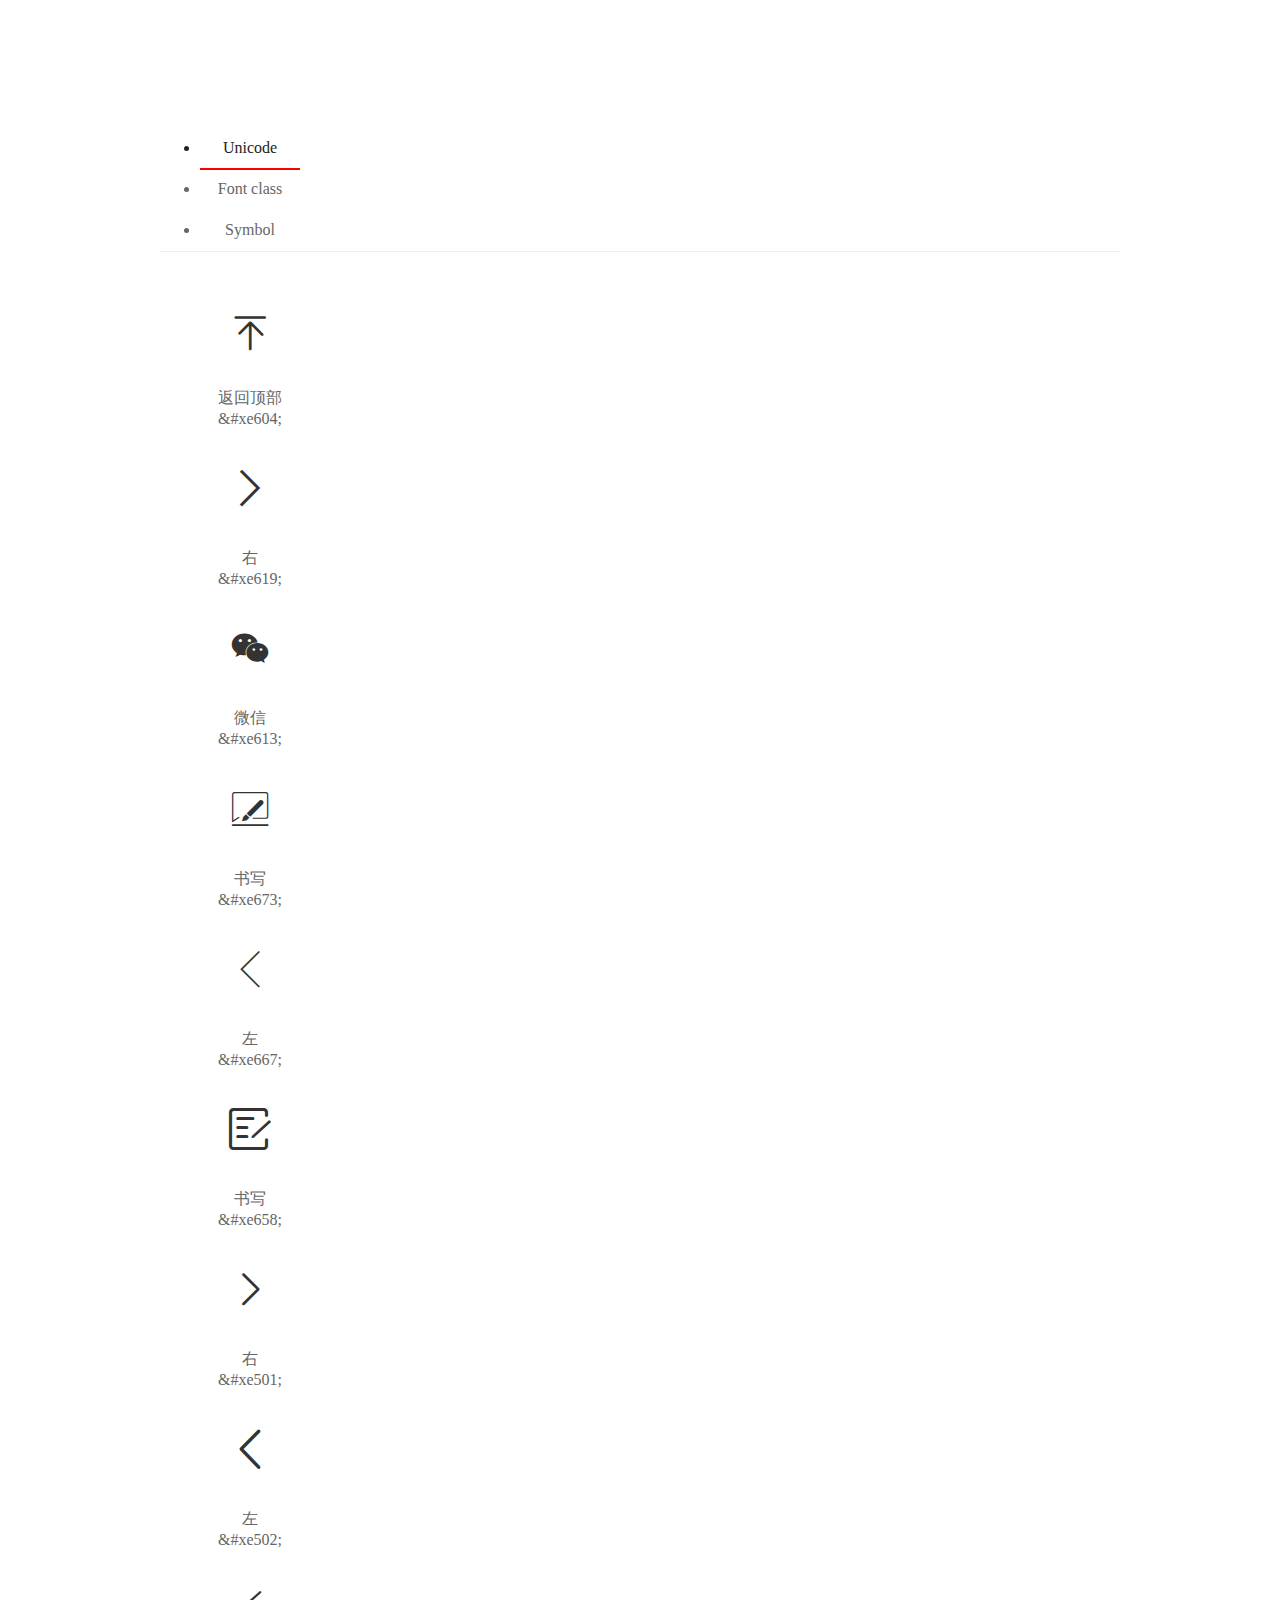
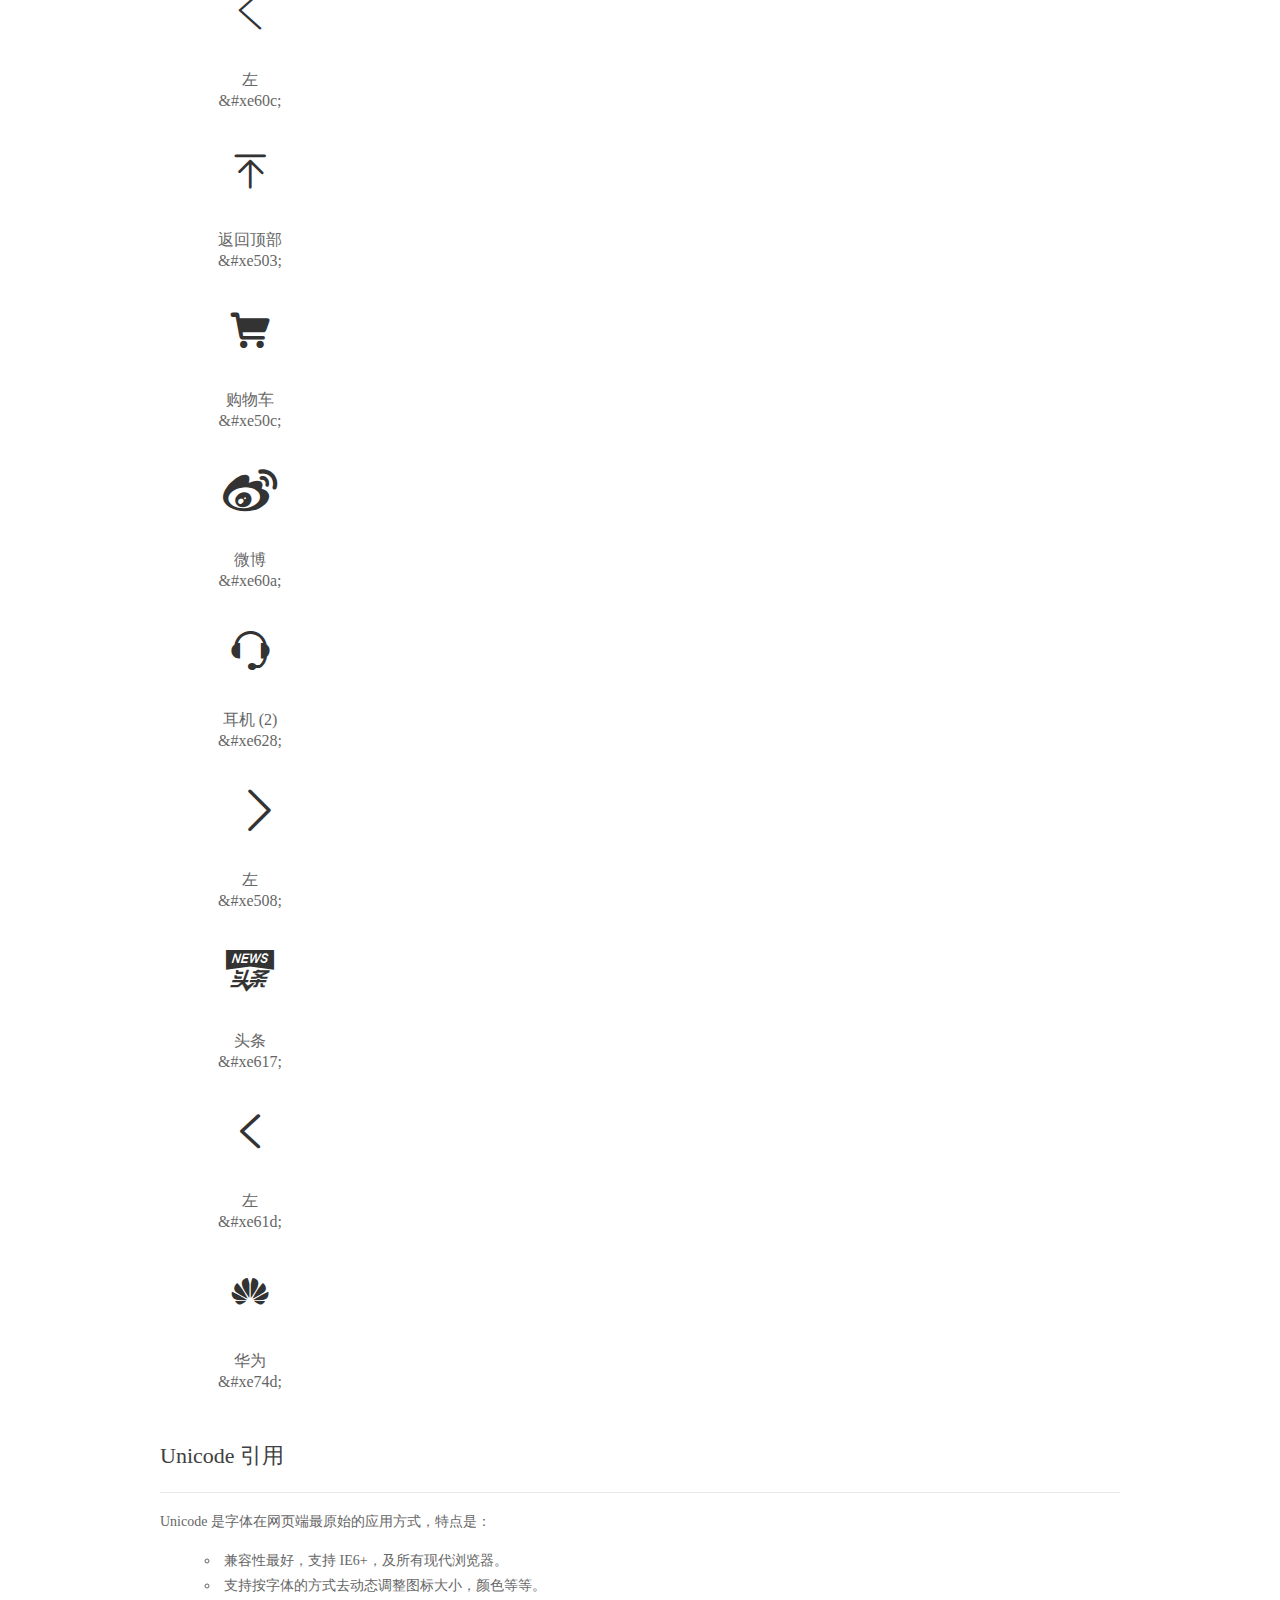
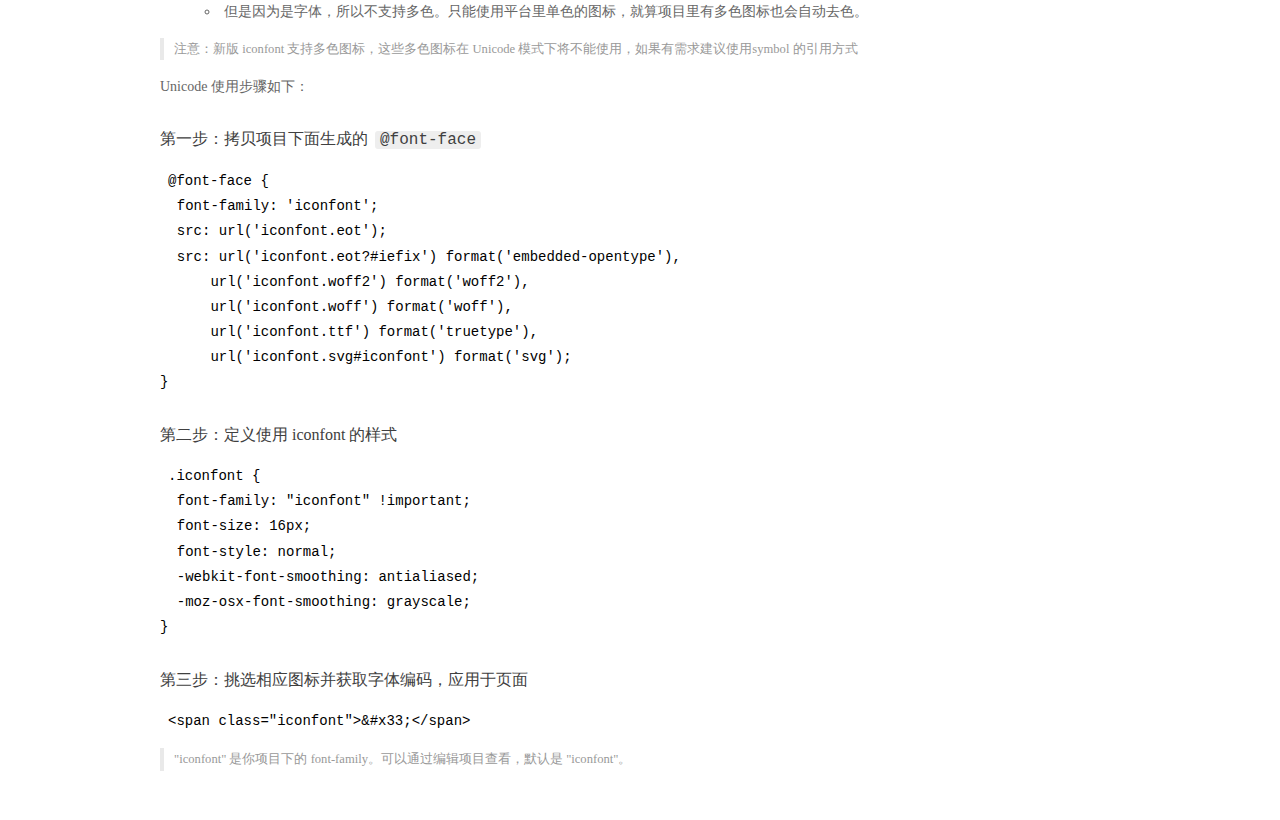
<file: iconfont/demo_index.html>
<!DOCTYPE html>
<html>
<head>
  <meta charset="utf-8"/>
  <title>IconFont Demo</title>
  <link rel="shortcut icon" href="https://gtms04.alicdn.com/tps/i4/TB1_oz6GVXXXXaFXpXXJDFnIXXX-64-64.ico" type="image/x-icon"/>
  <link rel="stylesheet" href="https://g.alicdn.com/thx/cube/1.3.2/cube.min.css">
  <link rel="stylesheet" href="demo.css">
  <link rel="stylesheet" href="iconfont.css">
  <script src="iconfont.js"></script>
  <!-- jQuery -->
  <script src="https://a1.alicdn.com/oss/uploads/2018/12/26/7bfddb60-08e8-11e9-9b04-53e73bb6408b.js"></script>
  <!-- 代码高亮 -->
  <script src="https://a1.alicdn.com/oss/uploads/2018/12/26/a3f714d0-08e6-11e9-8a15-ebf944d7534c.js"></script>
</head>
<body>
  <div class="main">
    <h1 class="logo"><a href="https://www.iconfont.cn/" title="iconfont 首页" target="_blank">&#xe86b;</a></h1>
    <div class="nav-tabs">
      <ul id="tabs" class="dib-box">
        <li class="dib active"><span>Unicode</span></li>
        <li class="dib"><span>Font class</span></li>
        <li class="dib"><span>Symbol</span></li>
      </ul>
      
    </div>
    <div class="tab-container">
      <div class="content unicode" style="display: block;">
          <ul class="icon_lists dib-box">
          
            <li class="dib">
              <span class="icon iconfont">&#xe604;</span>
                <div class="name">返回顶部</div>
                <div class="code-name">&amp;#xe604;</div>
              </li>
          
            <li class="dib">
              <span class="icon iconfont">&#xe619;</span>
                <div class="name">右</div>
                <div class="code-name">&amp;#xe619;</div>
              </li>
          
            <li class="dib">
              <span class="icon iconfont">&#xe613;</span>
                <div class="name">微信</div>
                <div class="code-name">&amp;#xe613;</div>
              </li>
          
            <li class="dib">
              <span class="icon iconfont">&#xe673;</span>
                <div class="name">书写</div>
                <div class="code-name">&amp;#xe673;</div>
              </li>
          
            <li class="dib">
              <span class="icon iconfont">&#xe667;</span>
                <div class="name">左</div>
                <div class="code-name">&amp;#xe667;</div>
              </li>
          
            <li class="dib">
              <span class="icon iconfont">&#xe658;</span>
                <div class="name">书写</div>
                <div class="code-name">&amp;#xe658;</div>
              </li>
          
            <li class="dib">
              <span class="icon iconfont">&#xe501;</span>
                <div class="name">右</div>
                <div class="code-name">&amp;#xe501;</div>
              </li>
          
            <li class="dib">
              <span class="icon iconfont">&#xe502;</span>
                <div class="name">左</div>
                <div class="code-name">&amp;#xe502;</div>
              </li>
          
            <li class="dib">
              <span class="icon iconfont">&#xe60c;</span>
                <div class="name">左</div>
                <div class="code-name">&amp;#xe60c;</div>
              </li>
          
            <li class="dib">
              <span class="icon iconfont">&#xe503;</span>
                <div class="name">返回顶部</div>
                <div class="code-name">&amp;#xe503;</div>
              </li>
          
            <li class="dib">
              <span class="icon iconfont">&#xe50c;</span>
                <div class="name">购物车</div>
                <div class="code-name">&amp;#xe50c;</div>
              </li>
          
            <li class="dib">
              <span class="icon iconfont">&#xe60a;</span>
                <div class="name">微博</div>
                <div class="code-name">&amp;#xe60a;</div>
              </li>
          
            <li class="dib">
              <span class="icon iconfont">&#xe628;</span>
                <div class="name">耳机 (2)</div>
                <div class="code-name">&amp;#xe628;</div>
              </li>
          
            <li class="dib">
              <span class="icon iconfont">&#xe508;</span>
                <div class="name">左</div>
                <div class="code-name">&amp;#xe508;</div>
              </li>
          
            <li class="dib">
              <span class="icon iconfont">&#xe617;</span>
                <div class="name">头条</div>
                <div class="code-name">&amp;#xe617;</div>
              </li>
          
            <li class="dib">
              <span class="icon iconfont">&#xe61d;</span>
                <div class="name">左</div>
                <div class="code-name">&amp;#xe61d;</div>
              </li>
          
            <li class="dib">
              <span class="icon iconfont">&#xe74d;</span>
                <div class="name">华为</div>
                <div class="code-name">&amp;#xe74d;</div>
              </li>
          
          </ul>
          <div class="article markdown">
          <h2 id="unicode-">Unicode 引用</h2>
          <hr>

          <p>Unicode 是字体在网页端最原始的应用方式，特点是：</p>
          <ul>
            <li>兼容性最好，支持 IE6+，及所有现代浏览器。</li>
            <li>支持按字体的方式去动态调整图标大小，颜色等等。</li>
            <li>但是因为是字体，所以不支持多色。只能使用平台里单色的图标，就算项目里有多色图标也会自动去色。</li>
          </ul>
          <blockquote>
            <p>注意：新版 iconfont 支持多色图标，这些多色图标在 Unicode 模式下将不能使用，如果有需求建议使用symbol 的引用方式</p>
          </blockquote>
          <p>Unicode 使用步骤如下：</p>
          <h3 id="-font-face">第一步：拷贝项目下面生成的 <code>@font-face</code></h3>
<pre><code class="language-css"
>@font-face {
  font-family: 'iconfont';
  src: url('iconfont.eot');
  src: url('iconfont.eot?#iefix') format('embedded-opentype'),
      url('iconfont.woff2') format('woff2'),
      url('iconfont.woff') format('woff'),
      url('iconfont.ttf') format('truetype'),
      url('iconfont.svg#iconfont') format('svg');
}
</code></pre>
          <h3 id="-iconfont-">第二步：定义使用 iconfont 的样式</h3>
<pre><code class="language-css"
>.iconfont {
  font-family: "iconfont" !important;
  font-size: 16px;
  font-style: normal;
  -webkit-font-smoothing: antialiased;
  -moz-osx-font-smoothing: grayscale;
}
</code></pre>
          <h3 id="-">第三步：挑选相应图标并获取字体编码，应用于页面</h3>
<pre>
<code class="language-html"
>&lt;span class="iconfont"&gt;&amp;#x33;&lt;/span&gt;
</code></pre>
          <blockquote>
            <p>"iconfont" 是你项目下的 font-family。可以通过编辑项目查看，默认是 "iconfont"。</p>
          </blockquote>
          </div>
      </div>
      <div class="content font-class">
        <ul class="icon_lists dib-box">
          
          <li class="dib">
            <span class="icon iconfont icon-huidingbu"></span>
            <div class="name">
              返回顶部
            </div>
            <div class="code-name">.icon-huidingbu
            </div>
          </li>
          
          <li class="dib">
            <span class="icon iconfont icon-right"></span>
            <div class="name">
              右
            </div>
            <div class="code-name">.icon-right
            </div>
          </li>
          
          <li class="dib">
            <span class="icon iconfont icon-weixin"></span>
            <div class="name">
              微信
            </div>
            <div class="code-name">.icon-weixin
            </div>
          </li>
          
          <li class="dib">
            <span class="icon iconfont icon-tag29fuben"></span>
            <div class="name">
              书写
            </div>
            <div class="code-name">.icon-tag29fuben
            </div>
          </li>
          
          <li class="dib">
            <span class="icon iconfont icon-zuo"></span>
            <div class="name">
              左
            </div>
            <div class="code-name">.icon-zuo
            </div>
          </li>
          
          <li class="dib">
            <span class="icon iconfont icon-shuxie"></span>
            <div class="name">
              书写
            </div>
            <div class="code-name">.icon-shuxie
            </div>
          </li>
          
          <li class="dib">
            <span class="icon iconfont icon-you"></span>
            <div class="name">
              右
            </div>
            <div class="code-name">.icon-you
            </div>
          </li>
          
          <li class="dib">
            <span class="icon iconfont icon-left"></span>
            <div class="name">
              左
            </div>
            <div class="code-name">.icon-left
            </div>
          </li>
          
          <li class="dib">
            <span class="icon iconfont icon-zuo1"></span>
            <div class="name">
              左
            </div>
            <div class="code-name">.icon-zuo1
            </div>
          </li>
          
          <li class="dib">
            <span class="icon iconfont icon-huidingbu1"></span>
            <div class="name">
              返回顶部
            </div>
            <div class="code-name">.icon-huidingbu1
            </div>
          </li>
          
          <li class="dib">
            <span class="icon iconfont icon-gouwuche"></span>
            <div class="name">
              购物车
            </div>
            <div class="code-name">.icon-gouwuche
            </div>
          </li>
          
          <li class="dib">
            <span class="icon iconfont icon-weibo"></span>
            <div class="name">
              微博
            </div>
            <div class="code-name">.icon-weibo
            </div>
          </li>
          
          <li class="dib">
            <span class="icon iconfont icon-erji"></span>
            <div class="name">
              耳机 (2)
            </div>
            <div class="code-name">.icon-erji
            </div>
          </li>
          
          <li class="dib">
            <span class="icon iconfont icon-zuo2"></span>
            <div class="name">
              左
            </div>
            <div class="code-name">.icon-zuo2
            </div>
          </li>
          
          <li class="dib">
            <span class="icon iconfont icon-toutiao"></span>
            <div class="name">
              头条
            </div>
            <div class="code-name">.icon-toutiao
            </div>
          </li>
          
          <li class="dib">
            <span class="icon iconfont icon-zhuyetubiaozhuanqu_zuo"></span>
            <div class="name">
              左
            </div>
            <div class="code-name">.icon-zhuyetubiaozhuanqu_zuo
            </div>
          </li>
          
          <li class="dib">
            <span class="icon iconfont icon-huawei"></span>
            <div class="name">
              华为
            </div>
            <div class="code-name">.icon-huawei
            </div>
          </li>
          
        </ul>
        <div class="article markdown">
        <h2 id="font-class-">font-class 引用</h2>
        <hr>

        <p>font-class 是 Unicode 使用方式的一种变种，主要是解决 Unicode 书写不直观，语意不明确的问题。</p>
        <p>与 Unicode 使用方式相比，具有如下特点：</p>
        <ul>
          <li>兼容性良好，支持 IE8+，及所有现代浏览器。</li>
          <li>相比于 Unicode 语意明确，书写更直观。可以很容易分辨这个 icon 是什么。</li>
          <li>因为使用 class 来定义图标，所以当要替换图标时，只需要修改 class 里面的 Unicode 引用。</li>
          <li>不过因为本质上还是使用的字体，所以多色图标还是不支持的。</li>
        </ul>
        <p>使用步骤如下：</p>
        <h3 id="-fontclass-">第一步：引入项目下面生成的 fontclass 代码：</h3>
<pre><code class="language-html">&lt;link rel="stylesheet" href="./iconfont.css"&gt;
</code></pre>
        <h3 id="-">第二步：挑选相应图标并获取类名，应用于页面：</h3>
<pre><code class="language-html">&lt;span class="iconfont icon-xxx"&gt;&lt;/span&gt;
</code></pre>
        <blockquote>
          <p>"
            iconfont" 是你项目下的 font-family。可以通过编辑项目查看，默认是 "iconfont"。</p>
        </blockquote>
      </div>
      </div>
      <div class="content symbol">
          <ul class="icon_lists dib-box">
          
            <li class="dib">
                <svg class="icon svg-icon" aria-hidden="true">
                  <use xlink:href="#icon-huidingbu"></use>
                </svg>
                <div class="name">返回顶部</div>
                <div class="code-name">#icon-huidingbu</div>
            </li>
          
            <li class="dib">
                <svg class="icon svg-icon" aria-hidden="true">
                  <use xlink:href="#icon-right"></use>
                </svg>
                <div class="name">右</div>
                <div class="code-name">#icon-right</div>
            </li>
          
            <li class="dib">
                <svg class="icon svg-icon" aria-hidden="true">
                  <use xlink:href="#icon-weixin"></use>
                </svg>
                <div class="name">微信</div>
                <div class="code-name">#icon-weixin</div>
            </li>
          
            <li class="dib">
                <svg class="icon svg-icon" aria-hidden="true">
                  <use xlink:href="#icon-tag29fuben"></use>
                </svg>
                <div class="name">书写</div>
                <div class="code-name">#icon-tag29fuben</div>
            </li>
          
            <li class="dib">
                <svg class="icon svg-icon" aria-hidden="true">
                  <use xlink:href="#icon-zuo"></use>
                </svg>
                <div class="name">左</div>
                <div class="code-name">#icon-zuo</div>
            </li>
          
            <li class="dib">
                <svg class="icon svg-icon" aria-hidden="true">
                  <use xlink:href="#icon-shuxie"></use>
                </svg>
                <div class="name">书写</div>
                <div class="code-name">#icon-shuxie</div>
            </li>
          
            <li class="dib">
                <svg class="icon svg-icon" aria-hidden="true">
                  <use xlink:href="#icon-you"></use>
                </svg>
                <div class="name">右</div>
                <div class="code-name">#icon-you</div>
            </li>
          
            <li class="dib">
                <svg class="icon svg-icon" aria-hidden="true">
                  <use xlink:href="#icon-left"></use>
                </svg>
                <div class="name">左</div>
                <div class="code-name">#icon-left</div>
            </li>
          
            <li class="dib">
                <svg class="icon svg-icon" aria-hidden="true">
                  <use xlink:href="#icon-zuo1"></use>
                </svg>
                <div class="name">左</div>
                <div class="code-name">#icon-zuo1</div>
            </li>
          
            <li class="dib">
                <svg class="icon svg-icon" aria-hidden="true">
                  <use xlink:href="#icon-huidingbu1"></use>
                </svg>
                <div class="name">返回顶部</div>
                <div class="code-name">#icon-huidingbu1</div>
            </li>
          
            <li class="dib">
                <svg class="icon svg-icon" aria-hidden="true">
                  <use xlink:href="#icon-gouwuche"></use>
                </svg>
                <div class="name">购物车</div>
                <div class="code-name">#icon-gouwuche</div>
            </li>
          
            <li class="dib">
                <svg class="icon svg-icon" aria-hidden="true">
                  <use xlink:href="#icon-weibo"></use>
                </svg>
                <div class="name">微博</div>
                <div class="code-name">#icon-weibo</div>
            </li>
          
            <li class="dib">
                <svg class="icon svg-icon" aria-hidden="true">
                  <use xlink:href="#icon-erji"></use>
                </svg>
                <div class="name">耳机 (2)</div>
                <div class="code-name">#icon-erji</div>
            </li>
          
            <li class="dib">
                <svg class="icon svg-icon" aria-hidden="true">
                  <use xlink:href="#icon-zuo2"></use>
                </svg>
                <div class="name">左</div>
                <div class="code-name">#icon-zuo2</div>
            </li>
          
            <li class="dib">
                <svg class="icon svg-icon" aria-hidden="true">
                  <use xlink:href="#icon-toutiao"></use>
                </svg>
                <div class="name">头条</div>
                <div class="code-name">#icon-toutiao</div>
            </li>
          
            <li class="dib">
                <svg class="icon svg-icon" aria-hidden="true">
                  <use xlink:href="#icon-zhuyetubiaozhuanqu_zuo"></use>
                </svg>
                <div class="name">左</div>
                <div class="code-name">#icon-zhuyetubiaozhuanqu_zuo</div>
            </li>
          
            <li class="dib">
                <svg class="icon svg-icon" aria-hidden="true">
                  <use xlink:href="#icon-huawei"></use>
                </svg>
                <div class="name">华为</div>
                <div class="code-name">#icon-huawei</div>
            </li>
          
          </ul>
          <div class="article markdown">
          <h2 id="symbol-">Symbol 引用</h2>
          <hr>

          <p>这是一种全新的使用方式，应该说这才是未来的主流，也是平台目前推荐的用法。相关介绍可以参考这篇<a href="">文章</a>
            这种用法其实是做了一个 SVG 的集合，与另外两种相比具有如下特点：</p>
          <ul>
            <li>支持多色图标了，不再受单色限制。</li>
            <li>通过一些技巧，支持像字体那样，通过 <code>font-size</code>, <code>color</code> 来调整样式。</li>
            <li>兼容性较差，支持 IE9+，及现代浏览器。</li>
            <li>浏览器渲染 SVG 的性能一般，还不如 png。</li>
          </ul>
          <p>使用步骤如下：</p>
          <h3 id="-symbol-">第一步：引入项目下面生成的 symbol 代码：</h3>
<pre><code class="language-html">&lt;script src="./iconfont.js"&gt;&lt;/script&gt;
</code></pre>
          <h3 id="-css-">第二步：加入通用 CSS 代码（引入一次就行）：</h3>
<pre><code class="language-html">&lt;style&gt;
.icon {
  width: 1em;
  height: 1em;
  vertical-align: -0.15em;
  fill: currentColor;
  overflow: hidden;
}
&lt;/style&gt;
</code></pre>
          <h3 id="-">第三步：挑选相应图标并获取类名，应用于页面：</h3>
<pre><code class="language-html">&lt;svg class="icon" aria-hidden="true"&gt;
  &lt;use xlink:href="#icon-xxx"&gt;&lt;/use&gt;
&lt;/svg&gt;
</code></pre>
          </div>
      </div>

    </div>
  </div>
  <script>
  $(document).ready(function () {
      $('.tab-container .content:first').show()

      $('#tabs li').click(function (e) {
        var tabContent = $('.tab-container .content')
        var index = $(this).index()

        if ($(this).hasClass('active')) {
          return
        } else {
          $('#tabs li').removeClass('active')
          $(this).addClass('active')

          tabContent.hide().eq(index).fadeIn()
        }
      })
    })
  </script>
</body>
</html>
</file>
<file: css/style.css>
@charset "utf-8";
/*头部广告*/
.topadv .lsimg img{

	min-width:1200px;
	width:100%;
	height:90px;
}
.topadv .topbtn .btn{
	position: absolute;
    top: 10px;
    right: 10px;
    width: 24px;
    height: 24px;
    line-height: 24px;
    text-align: center;
    background-color: #666;
    border-radius: 50%;
    padding: 0;
    color: #fff;
  	background: url(../images/icon1.png) no-repeat 0 -385px;
}
/*头部导航条*/
.topnav {
    min-width: 1200px;
    height: 36px;
    line-height: 36px;
    background-color: #f9f9f9;
    font-family: "Helvetica Neue",Helvetica,Arial,"Microsoft Yahei","Hiragino Sans GB","Heiti SC","WenQuanYi Micro Hei",sans-serif;
    position: relative;
    z-index: 411;
}
.topnav .layout{

    width: 1200px;
    margin: 0 auto;
}
/*左 */
.topnav .l-sub {
    float: left;
}
.topnav li {
    float: left;
    padding: 0 8px;
    position: relative;
}
.topnav li a{
   color:#a4a4a4;
}
.topnav li a:hover{
    color:#CF0A2C;
}
.topnav li:before{
    content: "";
    width: 1px;
    height: 10px;
    display: block;
    position: absolute;
    top: 13px;
    left: 0;
    background: #d3d3d3;
}
.topnav  li:first-child{
    padding-left: 0;
}
.topnav  li:first-child:before{
    display: none;
}
.topnav  .s-dropdown{
    position: relative;
    z-index: 310;
    margin: 0 -9px;
    height: 36px;
}
.topnav  .s-dropdown .l-show{
    position: relative;
    padding: 0 12px 0 10px;
    height: 36px;
}
.topnav  .s-dropdown .l-hide {
    display: block;
    position: absolute;
    top: 36px;
    right: 0;
    background: #fff;
    box-shadow: 0 2px 36px 0 rgba(0,0,0,0.07);
    border-radius: 8px 0 8px 8px;
}
/* 更多精彩隐藏部分 */
.topnav .l-sub .s-dropdown .l-hide .s-hidecont {
    display:none;
    width: 119px;
    padding: 6px 0 12px 0;
    text-align: center;
    line-height: 32px;
}
dl dt a{
    color: #777;
}
/*右*/
.topnav .l-main {
    float:right;
}
.l-main .s-dropdown{
    position: relative;
    padding-right: 10px;
}
.l-main .s-dropdown .kh:before{
    content: "";
    display: block;
    width: 14px;
    height: 14px;
    background: url(../images/icon-common.svg) no-repeat;
    background-position: -71px 0px;
    position: absolute;
    top: 10px;
    right: -5px;
}
/* 服务中心隐藏 */
.l-main .s-dropdown .l-hide .hidecont{
    display:none;
    width: 80px;
    padding: 6px 0 12px 0;
    text-align: center;
    line-height: 32px;
}
/* 网站导航隐藏部分 */
.l-main .s-dropdown .wzdh{
    display:none;
}
.l-main .s-dropdown .l-hide .dh{
    width: 893px;
    line-height: 20px;
    color: #777;
}
.topnav .dhlg {
    float: left;
    width: 50px;
    text-align: center;
    margin: 37px 46px 0 49px;
    color: #777;
}
.topnav .dhlg span {
    width: 50px;
    height: 50px;
    display: block;
    margin-bottom: 3px;
}
.topnav .dhlg span:before {
    content: "";
    display: block;
    width: 50px;
    height: 50px;
    background: url(../images/icon-common.svg) no-repeat;
    background-position: -202px 0;
}
.l-main .s-dropdown  .l-hide .dh>.f1{
    float: left;
    width: 185.0px;
    margin-top: 22.0px;
    margin-bottom: 20.0px;
}
.l-main .s-dropdown  .l-hide .dh .bold{
    margin-bottom: 8.0px;
    font-size: 16px;
    font-weight: 700;
}
.l-main .s-dropdown .l-hide .dh .f11{
    float:left;
    width: 80.0px;
    margin-bottom: 4.0px;
    overflow: hidden;
    white-space: nowrap;
}
/* 手机导航隐藏部分 */
.l-main .s-dropdown .l-hide .sjb{
    display:none;
    padding: 20px 0 20px 0;
    width: 244px;
}
.l-main .s-dropdown .l-hide .sjb .sjdhie{
    padding-left: 24px;
    padding-bottom: 20px;
    border-bottom: 1px solid #e5e5e5;
    margin-bottom: 20px;
}
.l-main .s-dropdown .l-hide .sjb .sjdhie:last-child {
    padding-bottom: 0;
    border-bottom: 0;
    margin-bottom: 0;
}
.l-main .s-dropdown .l-hide .sjb .sjdhie .ls-img{
    width: 90px;
    height: 90px;
    float: left;
    margin-right: 12px;
}
.code-info{
    float: left;
    line-height: 18px;
}
.code-info h2 {
    font-size: 14px;
    font-weight: bold;
    margin-bottom: 2px;

}
.code-info .red {
    display:block;
    color: #cb242b!important;
    line-height: 16px;
}
.code-info span {
    width: 32px;
    height: 32px;
    display: block;
    margin-top: 5px;
    float: left;
}
.code-info span:before {
    content: "";
    display: block;
    width: 30px;
    height: 30px;
    background: url(../images/icon-common.svg) no-repeat;
    margin-top: 1px;
}
.code-info span.icon-andrid:before {
    background-position: 0 0;
}
 .code-info span.icon-wechat:before {

    background-position: -30px 0;
}
.mgr-5 {
    margin-right: 5px;
}
/* 购物车 */
.shpcat{
    background: #f2f2f2;
    position: relative;
    z-index: 310;
    margin: 0 -9px;
    height: 36px;
}
.shpcat .catshow{
    position: relative;
    padding: 0 12px 0 10px;
    height: 36px;
}
.shpcat .catshow .iconcat{
    position: relative;
    padding-left: 18px;
    display: block;
    white-space: nowrap;
}
.shpcat .catshow .iconcat:before{
content: "";
    display: block;
    width: 20px;
    height: 12px;
    background: url(../images/icon-common.svg) no-repeat;
    background-position: -99px -4px;
    position: absolute;
    top: 11px;
    left: -3px;
    line-height: 12px;
}
/* 购物车隐藏 */
.shpcat .cathide{
    display: none;
    position: absolute;
    top: 36px;
    right: 0;
    background: #fff;
    box-shadow: 0 2px 36px 0 rgba(0,0,0,0.07);
    border-radius: 8px 0 8px 8px;
}
.shpcat .cathide .mincat{
    color: #3a3a3a;
}
/*购物车中无商品*/
.shpcat .cathide .mincat .noshop{
    padding: 50px 0 50px;
    width: 460px;
    line-height: 1;
    font-size: 14px;
    color: #a4a4a4;
}
.mincat .noshop .nullshop{
    padding-left: 0;
    position: relative;
    width: 100px;
    height: 100px;
    display: block;
    white-space: nowrap;
    margin: 0 auto;
    margin-bottom: 16px;
}
.mincat .noshop .nullshop:before{
    content: "";
    display: block;
    width: 100px;
    height:100px;
    background: url(../images/icon-common.svg) no-repeat;
    background-position: -262px 0;
    position: absolute;
    top: 11px;
    left: -3px;
    line-height: 12px;
}
#cartInfo{
    text-align:center;
    margin-top:25px;
}
/*购物车中有商品*/
.mincat .noshop .havshop{
    width: 477px;
    max-height: 458px;
    overflow-x: hidden;
    overflow-y: auto;
    margin-bottom: 60px;
    min-height: 168px;
}

.mincat .noshop .havshop .costby{
        background: #f0f0f0;
    position: absolute;
    bottom: 0;
    height: 60px;
    width: 100%;
    border-radius: 0 0 8px 8px;
}
.mincat .noshop .havshop .costby p{
    color: #3a3a3a;
    font-size: 14px;
    float: left;
    margin-left: 23px;
    margin-top: 10px;
}
  .havshop .costby span{
    display: block;
    line-height: 1.2;
}
 .havshop .costby span:first-child {
    color: #888;
    font-size: 12px;
}
.minicart-pro-settleup b{
    color: #ca141d;
    font-size: 24px;
    font-weight: normal;
    margin-right: 7px;
}
.minicart-pro-settleup s {
    color: #333;
    font-size: 14px;
    position: relative;
    top: -4px;
}
 .button-minicart {
    float: right;
    color: #FFF;
    background-color: #ca151e;
    font-size: 16px;
    width: 150px;
    height: 40px;
    text-align: center;
    line-height: 40px;
    border-radius: 2px;
    margin: 10px 20px 0 0;
}
.disabled {
    background: #e5aeb0;
    cursor: not-allowed;
}
/*购物车有了商品后*/
.havshop{
    width: 460px;
 /*   margin-bottom: 60px;*/
/*    min-height: 168px;
*/    float: none;
}

.havshop .catlist ul li{
    float:left;
}
.havshop li:before{
    width:0;
    height:0;
}
.catlist .select{
    position:relative;
    width:18px;
    height:18px;
    border-radius:50%;
    border:0.5px solid gray;
    background:url("../images/select.png") no-repeat 0px 0px;
    margin-top:50px;
    margin-left:12px;
}
.catlist .l-img{
    margin-top:20px;
   width:78px;
   height:78px;
}
.catlist img{
     width:78px;
   height:78px;
}
.catlist .desc{
    margin-top:25px;
    line-height:14px;
    font-size:14px;
    width:295px;
    white-space:nowrap;
    overflow:hidden;
    text-overflow:ellipsis;
}
.catlist .pirce{
    float:right;
    margin-right:14px;
     line-height:14px;
     margin-top:30px;
}
.catlist .pirce span{ 
    font-size:14px;
    margin-top:20px;
    padding:0 10px;
}

.catlist .numbtn .l-num{
    line-height:17px;
    font-size:16px;
    text-align:center;
    width:20px;
    height:20px;
    float:right;
    margin-right:2px;
    background:gray;
    color:white;
}
.parets{
    width:460px;
    padding-bottom:10px;
    border-bottom:1px solid gray;
}
.parets .p_tb{
    width:42px;
    height:17px;
    line-height:16px;
    text-align:center;
    color:white;
    font-weight:bold:;
    font-size:14px;
    background:red;
    margin-left:12px;
    float:left;
}
.parets .p_desc{
    line-height:14px;
    font-size:14px;
    float:left;
    margin:2px 0 0 10px;
}
.havshop .cat:nth-last-of-type(1) .parets{
    border-bottom:0;
}
.havshop .jiesuan{
    width:100%;
    height:61px;
    background:gray;
    background:rgba(0,0,0,0.06);
    border-radius:0 0 5px 5px;
}
.havshop .jiesuan .countpri{
    float:left;
}
.havshop .jiesuan .countpri p:first-child{
    font-size:12px;
    line-height:12px;
    color:gray;
    margin:12px 0 0 22px;
}
.havshop .jiesuan .countpri p:last-child{
    line-height:20px;
    margin:6px 0 0 22px;
}
.havshop .jiesuan .countpri p:last-child span{
    font-size:20px;
    line-height:20px;
    color:#ca141d;
    margin-right:6px;
}
.havshop .jiesuan .countpri p:last-child del{
    font-size:10px;
    line-height:10px;
    color:#333333;
}

.havshop .jiesuan .colsepri{
    margin:10px 20px 0 0;
    font-size:22px;
    line-height:44px;
    text-align:center;
    color:white;
    float:right;
    width:150px;
    height:40px;
    background:#ca151e;
}
/*头部*/
.header {
    min-width: 1200px;
    height: 41px;
    padding: 18px 0 15px 0;
    background: #fff;
    position: relative;
    font-family: "Helvetica Neue",Helvetica,Arial,"Microsoft Yahei","Hiragino Sans GB","Heiti SC","WenQuanYi Micro Hei",sans-serif;
    line-height: 1.5;
    box-shadow: 0 0 46px rgba(0,0,0,0.03);
}
.left{
    float:left;
}
.right{
    float:right;
}
.layout {
    width: 1200px;
    margin: 0 auto;
}
/*左边*/
.logo {
    float: left;
    margin-right: 34px;
}
.logo a {
    float: left;
}
.logo img {
    height: 36px;
}
.naver {
    float: left;
    max-width: 585px;
    height: 40px;
    overflow: hidden;
}
.naver a {
    font-size: 16px;
    color: #333;
    position: relative;
    line-height: 40px;
    display: block;
}
.naver li {
    float: left;
    margin-right: 24px;
}
.naver li.img {
    margin-top: 7px;
}
.naver li.img img{
    display: block;
    height: 24px;
}
/*右边*/
.right .search {
    margin-top: 5px;
    background: #fff;
    border-radius: 16px 16px 0 0;
    position: relative;
}
.right .search .searchform{
    line-height: 1;
    width: 318px;
    height: 28px;
    background: #f0f0f0;
    border: 1px solid #f0f0f0;
    border-radius: 15px;
    position: relative;
    z-index: 310;
}
.right .search .searchform:after {
    content: "";
    display: block;
    width: 20px;
    height: 20px;
    background: url(../images/icon-common.svg) no-repeat;
    background-position: -139px 0;
    position: absolute;
    top: 4px;
    right: 12px;
}
.searchform .text {
    border: 0;
    color: #3a3a3a;
    width: 285px;
    text-indent: 15px;
    height: 30px;
    line-height: 30px;
    background: transparent;
    float: left;
     outline:none;
}
.button {
    width: 35px;
    height: 30px;
    cursor: pointer;
    border: 0;
    overflow: hidden;
    position: absolute;
    background: transparent;
    padding-right: 10px;
    right: 0;
    top: 0;
    color: #353535;
    font-size: 0;
    z-index: 10;
}
.right .search .searchkey{
    position: absolute;
    max-width: 260px;
    right: 31px;
    bottom: 6px;
    z-index: 311;
    white-space: nowrap;
    overflow: hidden;
}
.right .search .searchkey .skeyt a {
    color: #999;
    font-size: 12px;
    margin-right: 14px;

}
.right .search .searchkey .skeyt a:last-child{
        color: #CF0A2C;
}
/*侧边栏*/
.nav_ce{
    min-width: 1200px;
    background-color: #FFF;
}
.nav_ce .layout {
    position: relative;
    z-index: 410;
}
.layout:after {
    content: "";
    display: table;
}
.nav_ce .layout .contmain{
    position: absolute;
    left: 0;
    top: 18px;
    width: 200px;

}
.nav_ce .layout .contmain .celist{
    position: relative;
    height: 440px;
    box-shadow: 0 0 46px rgba(0,0,0,0.03);
    background: rgba(255,255,255,0.95);
    border-radius: 10px;
}
.contmain .celist .celistshow .s_info{
     padding: 12px 0 13px 0;
    margin: 0;
    margin-left: 25px;
    width: 150px;
    border-bottom: 1px solid rgba(0,0,0,0.06);
    height: 48px;
    position: relative;
}
.celistshow .s_info .contlist{
    width: 175px;
    height: 47px;
    overflow: hidden;
}
.celistshow .s_info .contlist .title{
        margin-bottom: 2px;
}
.contlist .title a{
    font-size: 16px;
    color: #848484;
}
 .celistshow .s_info a{
    color: #a6a6a6;
    margin-right: 10px;
    font-size: 14px;
    display: inline-block;
}
/*侧边隐藏部分通用*/
.celist .celisthide{
   /* display: block;*/
    position: absolute;
    left: 198px;
    height: 420px;
    max-width: 1020px;
    background: #FFF;
    padding: 24px 22px 0 28px;
    border-radius: 0 10px 10px 0;
    box-shadow: 0 0 46px rgba(0,0,0,0.1);
    top: 0;
    z-index: 1;
    overflow: hidden; 

}


.celist .celisthide .hidelist .hlistl{
    float: left;
    margin-bottom: 24px;
}
.celisthide .hidelist .hlistl a{
    display: block;
    width: 204px;
    height: 80px;
    font-size: 14px;
    border-radius: 10px;
    margin-right: 0;
}
.celisthide .hidelist .hlistl a img{
    width: 56px;
    height: 56px;
    float: left;
    margin: 12px 8px 0 6px;
}
.celisthide .hidelist .hlistl a span{
    float: left;
    color: #777;
    font-size: 13px;
    margin-top: 30px;
    width: 120px;
    overflow: hidden;
    text-overflow: ellipsis;
    white-space: nowrap;

}
.celisthide .hidelist .clibtn{
        float: left;
}
.hidelist .clibtn a{
    width: 112px;
    height: 42px;
    line-height: 42px;
    margin-top: 18px;
    margin-left: 36px;
    border: 1px solid #f2f2f2;
    border-radius: 0 22px 22px 0;
    font-size: 13px;
    color: #a7a7a7;
    display: block;
    position: relative;
    text-indent: 34px;
}
.hidelist .clibtn  a:before {
    content: "";
    width: 42px;
    height: 42px;
    background: #fff;
    border: 1px solid #f2f2f2;
    display: block;
    border-radius: 22px;
    position: absolute;
    top: -1px;
    left: -22px;
}
.hidelist .clibtn  a:after {
    content: "";
    width: 0;
    height: 0;
    display: block;
    border-bottom: 5px solid transparent;
    border-top: 5px solid transparent;
    border-left: 5px solid #c0c0c0;
    position: absolute;
    top: 16px;
    left: -1px;
}
/*有几个控制宽度显示或者隐藏*/
.celist .sl0{
    width: 612px;
    display:none;
}
.celist .sl1{
    width: 204px;
    display:none;
 }
 .celist .sl2{
    width: 204px;
    display:none;
 
 }
 .celist .sl3{
   width: 1020px;
    display:none;
 }
 .celist .sl4{
   width: 1020px;
    display:none;
 }
  .celist .sl5{
   width: 408px;
   display:none;

}
.celist .celisthide .hidelist{
    width: 204px;
    margin: 0;
    float: left;
}
/*轮播图banner*/
.banner{
    position:relative;
    min-width:1200px;
}
.banner .rotateimg{
    height: 500px!important;
    position: relative;
    overflow: hidden;

}
.banner .rotateimg>ul{
    position: absolute;
    width: 1263px;
    
}
/*控制轮播图的显示隐藏*/
.banner .rotateimg>ul li:first-child{
    display:block; 
}

.banner .rotateimg>ul li img{
   position:relative;
   right:30%;
   height:500px;
}
/*banner上面的按钮*/
.banner .rotateimg .bannerbtn{
    width: 1200px;
    margin: 0 auto;
    position: relative;
    height: 0;
    z-index:6;
}
.banner .rotateimg .bannerbtn .btnx{
    bottom: auto;
    left: auto;
    right: 0;
    top: 448px;
    text-align: right;
    width: 300px;
    margin-left: -150px;
    position: absolute;
}
.banner .rotateimg .bannerbtn .btnx span{
    border-radius: 10px;
    border: 1px solid #FFF;
    display: inline-block;
    height: 10px;
    line-height: 10px;
    text-align: center;
    color: #fff;
    margin-left: 10px;
    width: 10px;
    margin-left: 7px;
/*    background-color: transparent;*/
    cursor: pointer;
}
/*控制选中*/
.s-btn{
    background:white;
}
.banner .rotateimg .bannerbtn .btnx .s-btn{
    background:white;
}
/*上一张按钮*/
.banner .rotateimg .bannerbtn .prev{
    display: block!important;
    left: 204px;
    top: 199px;
    margin-top: 0;
    width: 80px;
    height: 80px;
    position: relative;
    background:url(../images/icon01.svg) no-repeat;
    background-position: 0 -72px;
 }
 .banner .rotateimg .bannerbtn .next{
    display: block!important;   
    left: 1132px;
    top: 119px;
    margin-top: 0;
    width: 80px;
    height: 80px;
    position: relative;
    background:url(../images/icon01.svg) no-repeat;
    background-position: -80px -72px;
 }
 /*菜单栏*/
 .menu{
    width:1200px;
    margin:0 auto;
    position:relative;      
}
.menu .menuul{
    background: #FFF;
    text-align: center;
    border-top: 0 none;
    width: 1200px;
    height: 88px;
    border-radius: 10px;
    box-shadow: 0 2px 26px rgba(0,0,0,0.07);
    position: absolute;
    z-index: 2;
    top:-10px;
}
.menu .menuul li {
    float: left;
    position: relative;
}
.menu .menuul  .s1 {
    width: 270px;
    height: 55px;
    margin-top: 17px;
    border-right: 1px solid #eee;
}

.menu .menuul  .s1 .unlogin{
    padding: 0;
    padding-left: 26px;
    text-align: left;

}
.menu .menuul  .s1 .unlogin .headerimg{
    width: 52px;
    height: 52px;
    margin-right: 17px;
    float: left;
}
.menu .menuul  .s1 .unlogin .headerimg img{
    width: 52px;
    height: 52px;
}
.menu .menuul  .s1 .unlogin .logindesc{
    float: left;
}

.menu .menuul  .s1 .unlogin .logindesc .texta{
    margin-top: 1px;
    font-size: 14px;
    color: #999;
    
}
.menu .menuul  .s1 .unlogin .logindesc .w-btn{
       margin-top: 6px;
    
}
.w-btn a {
    display: inline-block;
    width: 68px;
    height: 22px;
    text-align: center;
    line-height: 22px;
    background: #595454;
    color: #fde4b3;
    border-radius: 5px;
    font-size: 13px;
}
.w-btn a.new {
    width: 66px;
    height: 20px;
    line-height: 20px;
    background: #fff;
    border: 1px solid #e47b7f;
    color: #de5b60;
    margin-right: 8px;
}

.menu .menuul  .s2 {
    width: 660px;
    margin-top: 17px;
}
.menu .menuul  .s2 li {
    text-align: center;
    display: table-cell;
    float: none;
    width: 104px;
    padding:0 20px;
}
.menu .menuul  .s2 li a {
    text-align: center;
    display: block;
    width: 100%;
    min-width: 48px;
    max-width: 84px;
    margin: 0 auto;
}
.menu .menuul  .s2 .p-img {
    width: 40px;
    height: 40px;
    margin: 0 auto;
    overflow: hidden;
    position: relative;
}
.menu .menuul  .s2 .p-img img{
    position: absolute;
    width: auto;
    height: auto;
    transform: scale(0.5,0.5);
    top: -20px;
}
.menu .menuul  .s2 .p-dec{
    line-height: 24px;
    width: 100%;
    text-align: center;
    overflow: hidden;
    text-overflow: ellipsis;
    white-space: nowrap;
    color: #777;
}
/*调整位置*/
.menu .menuul  .s2 .p-img .img1{
    left:-150px;
}
.menu .menuul  .s2 .p-img .img2{
    left: -190px;
}
.menu .menuul  .s2 .p-img .img3{
    left: -230px;
}
.menu .menuul  .s2 .p-img .img4{
    left: -270px;
}
.menu .menuul  .s2 .p-img .img5{
    left: -310px;
}
.menu .menuul  .s2 .p-img .img6{
    left: -350px;
}

.menu .menuul  .s3 {
    width: 266px;
    height: 88px;
    border-left: 1px solid #eee;
}
.menu .menuul  .s3 .p-notice {
    height: 43px;
    border-bottom: 1px solid #eee;
}
.menu .menuul  .s3 .p-notice .not{
    display: block;
    font-size: 14px;
    font-weight: bold;
    margin: 10px 8px 0 17px;
    float: left;
}
.menu .menuul  .s3 .p-notice .p-noticecontent{

    height: 43px;
    overflow: hidden;
    text-align: left;
    width: 190px;
    position: relative;
}
/*更改ul的位置显示li*/
.s3 .p-notice .p-noticecontent .pnotul{
    height:215px;
    float:left;
    position:relative;

}
.s3 .p-notice .p-noticecontent .pnotul li{
    width: 190px;
    overflow: hidden;
    text-overflow: ellipsis;
    white-space: nowrap;
    height: 43px;
    line-height: 43px;
    font-size: 12px;
    position:relative;
    top:0px;
}

.s3 .p-info li{
    height: 42px;
    line-height: 42px;
    width: 89px;

}
.s3 .p-info li a {
    display: block;
    color: #666;
}
.s3 .p-info li a span img{
    width: auto;
    height: auto;
    position: absolute;
    transform: scale(0.5,0.5);
    top: -20px;
}
.s3 .p-info li a span {
    margin-right: 2px;
    display: inline-block;
    position: relative;
    width: 20px;
    height: 20px;
    top: 5px;
    overflow: hidden;
}
.s3 .p-info li:last-child {
    border: 0;
    width: 88px;
}
.s3 .img1{
    left: -390px;
}
.s3 .img2{
    left: -410px;
}
.s3 .img3{
    left: -430px;
}

/*四分导航图*/
.sf{
    width:1200px;
    margin:0 auto;
    margin-top:100px;
}
.dhimg{
    margin-bottom: 13px;
}
.dhimg li {
    float: left;
    margin-left: 13px;
    width: 290px;
    height: 200px;
    border-radius: 20px;
}
.dhimg li:first-child {
    margin: 0 1px 0 0;
}
.dhimg li img {
    width: 290px;
    height: 200px;
    border-radius: 10px;
}
/*热销单品*/
.rxcontent{
    width:1200px;
    margin:0 auto;
}
/*复用代码 标题*/
 .title{
    position: relative;
}

 .title h2{
    font-size: 26px;
    color: #333;
    padding: 27px 0 13px 0;
}
/**/
.rxcontent .showc{
    height: auto;
    position: relative;
    width: 1200px;
}
.rxcontent .showc .left{
    float:left;
    width: 232px;
    height:592px;
}
.rxcontent .showc .left ul{
    margin: 0 0 0 -10px;
  
}

.rxcontent .showc .right  ul li {
    float:left;
    width: 230px;
    background: #f9f9f9;
    border-radius: 10px;
    margin-left: 12px;
    margin-bottom: 12px;
    margin-top: 0;
    height:290px;
}
.rxcontent .showc  ul li  a{
    display: inline-block;
    height: 100%;
    width: 100%;
    text-align: center;
}
.rxcontent .showc .left ul li  a img{
    width: 230px;
    height: 592px;
    border-radius: 10px
}
.rxcontent .showc .right{
    float:left;
    width: 968px;

}
.rxcontent .showc .right .p-img {
    width: 150px;
    height: 150px;
    margin: 35px auto 0;
}
.showc .right .p-img  img {
    width: 150px;
    height: 150px;
}
.showc .right .p-title{
    width: 210px;
    display: block;
    margin: 0 auto;
    padding: 0;
    margin-top: 12px;
    height: 21px;
    line-height: 21px;
    overflow: hidden;
    text-overflow: ellipsis;
    white-space: nowrap;
}
.showc .right .p-desc {
    color: #777;
    line-height: 18px;
    padding: 0 10px;
    margin: 2px 20px 7px;
}
.showc .right .p-price {
    color: #d0021b;
    line-height: 21px;
    margin-bottom: 0;
}
.showc .right .p-tips {
    position:relative;
    top:-265px;
}
.showc .right .p-tips span {
    display: inline-block;
    padding: 0 9px;
    margin: 0 auto;
    height: 22px;
    line-height: 22px;
    color: #fff;
    border-radius: 0 0 6px 6px;
    background-color:#68BEFF
}
/*精品推荐*/
.jpcontent{
    width:1200px;
    margin:0 auto;
    overflow:hidden;
}
.jpcontent .showz{
    width: 1210px;
    height: 295px;
    padding-top: 16px;
    position: relative;
    margin-bottom: 8px;
    left: -5px;

}
.jpcontent .showz ul{
     position:absolute;
     left:0px;
}
.jpcontent .showz ul li{
    width: 242px;
    height: 295px;
    border: 0;
    background: 0;
    margin: 0;
    margin-bottom: 10px;
    float:left;


}
.jpcontent .showz ul li:first-child{
  

}
.jpcontent .showz ul li .p-info{
    width: 230px;
    height: 205px;
    margin: 0 auto;
    background: #fff;
    padding-top: 36px;
    border-radius: 10px;
    box-shadow: 0 1px 8px rgba(0,0,0,0.06);
}
.jpcontent .showz ul li .p-info .p-img{
    margin: 0 auto;
    margin-bottom: 19px;
    width: 150px;
    height: 150px;
}
.jpcontent .showz ul li .p-info .p-img img{
    width: 150px;
    height: 150px;
}
.jpcontent .showz ul li .p-info .p-desc{
    font-size: 14px;
    line-height: 36px;
    padding: 0 10px;
    border-radius: 0 0 10px 10px;
    width: 210px;
    left: 6px;
    background: #f3f3f3;
    color: #777;
    margin: 0;
    text-align:center;
}
.jpcontent .showz ul li .p-title{
    text-align:center;
    width: 230px;
    display: block;
    margin: 0 auto;
    padding: 0;
    margin-top: 9px;
    height: 24px;
    overflow: hidden;
    text-overflow: ellipsis;
    white-space: nowrap;
}
.jpcontent .showz ul li .p-price{
    color: #d0021b;
    line-height: 18px;
    margin-bottom: 0;
    font-size: 14px;
    font-weight: 400;
    text-align:center;
}
.jpcontent .showz .jpprev{
    margin-top: 0;
    left: 6px;
    border-radius: 0 8px 8px 0;
    width: 36px;
    height: 72px;
    top: 101px;
    background: rgba(0,0,0,0.06);
    text-align: center;
    position: absolute;
    z-index: 3;
}
.jpcontent .showz .jpprev span{
    display:block;
    margin: 28px auto;
    height: 16px;
    width: 11px;
    background: transparent url(../images/icon2.png) scroll no-repeat;
    background-position: -71px 0;
    text-align: center;
}
.jpcontent .showz .jpnext{
    position: absolute;
    margin-top: 0;
    right: 6px;
    border-radius: 8px 0 0 8px;
    width: 36px;
    height: 72px;
    top: 101px;
    background: rgba(0,0,0,0.06);
    text-align: center;
    z-index: 3;
}
.jpcontent .showz .jpnext span{
    display:block;
    margin: 28px auto;
    height: 16px;
    width: 11px;
    background: transparent url(../images/icon2.png) scroll no-repeat;
    background-position: -82px 0;
}
/*中部轮播图*/

.mdbancontent{
    width:1200px;
    margin:0 auto;
    height:120px;
    overflow: hidden;
    position: relative;
}

.mdbancontent .mdul{
   
    height: 120px;
  
    position: absolute;
}
.mdbancontent .mdul li{
   
    float:left;
}
.mdbancontent .mdul li a img{
    border-radius: 10px;
    width: 1200px;
    height: 120px;
}
.mdbancontent  .eqmd{
    text-align: right;
    position: absolute;
    z-index:10;
    right: 14px;
    bottom: 8px;
    left: auto;
    right: 14px;
    bottom: 8px;
    left: auto;
    width: 250px;
    margin-left: 228px;
}
.mdbancontent  .eqmd span{
    cursor: pointer;
    border: 1px solid #fff;
    background: 0;
    opacity: 1;
    margin-left: 9px;
    border-radius: 10px;
    height: 10px;
    line-height: 10px;
    display: inline-block;
    width: 10px;
}
/*选中颜色改变*/
.mdbancontent  .eqmd .s-btn{
    background:white;
}

/*手机系列*/
.shop .content{
    width:1212px;
    margin:0 auto;
}
.tel .h {
    position: relative;
    overflow: hidden;
    margin: 27px 0 12px;
}
.tel .h .l-title{
    float: left;
        font-size: 26px;
    color: #333;
}
.tel .h .sjnav{
    margin-left: 28px;
    max-width: 950px;
    height: 32px;
    overflow: hidden;
    float: left;
}

.tel .h .sjnav li{
    float: left;
    font-size: 12px;
    margin-top:2px;
}
.tel .h .sjnav li a{
    font-size: 14px;
    color: #999;
    margin-left: 0;
    margin-right: 24px;
    line-height: 32px;
    margin: 0 10px;

}
.tel .h .look{
    height: 32px;
    text-align: center;
    float: right;
}
.tel .h .look a{
    font-size: 14px;
    color: #333;
    padding-right: 10px;
    padding: 0 14px;
}
.tel .b .grid-list{
        margin: 0 0 0 -10px;
} 
.tel .b .grid-list .s-list{
    height: 290px;
    width: 230px;
    background: #f9f9f9;
    border-radius: 10px;
    margin-left: 12px;
    margin-bottom: 12px;
    margin-top: 0;
    float:left;
}
.tel .b .grid-list .s-f a img{
    width: 230px;
    height: 290px;
    border-radius: 10px;
}
/*智能手表第一处不一样*/
.tel .b .grid-list .s-f-l{
     width: 472px;
}
.tel .b .grid-list .s-f-l a img{
    width: 472px;
    height: 290px;
    border-radius: 10px;
}
/*智能手表不同结束*/
.tel .b .grid-list .s-list a{
    display: inline-block;
    width: 100%;
    height: 100%;
    text-align: center;
}

.tel .b .grid-list .s-list .p-img {
    width: 150px;
    height: 150px;
    margin: 35px auto 0;
}
.tel .b .grid-list .s-list .p-img  img {
    width: 150px;
    height: 150px;
}
.tel .b .grid-list .s-list .p-title{
    width: 210px;
    display: block;
    margin: 0 auto;
    padding: 0;
    margin-top: 12px;
    height: 21px;
    line-height: 21px;
    overflow: hidden;
    text-overflow: ellipsis;
    white-space: nowrap;
}
.tel .b .grid-list .s-list .p-desc {
    color: #777;
    line-height: 18px;
    padding: 0 10px;
    margin: 2px 20px 7px;
}
.tel .b .grid-list .s-list .p-price {
    color: #d0021b;
    line-height: 21px;
    margin-bottom: 0;
}
.b .grid-list .s-list .p-tips {
    position:relative;
    top:-265px;
}
.tel .b .grid-list .s-list .p-tips span{
    display: inline-block;
    padding: 0 9px;
    margin: 0 auto;
    height: 22px;
    line-height: 22px;
    color: #fff;
    border-radius: 0 0 6px 6px;
    background-color:#68BEFF
}

/*智能穿戴轮播*/
.sbbanner{
    height: 240px;
    padding-top: 10px!important;
    position: relative;
    margin-bottom: 8px;
    margin: 0 auto;
    overflow:hidden;
}
.sbbanner ul{
    height: 240px;
    overflow:hidden;
    position:absolute;
}
.sbbanner .sbul li{
    border-radius: 10px;
    width: 202px;
    height: 240px;
    border: 0;
    margin-bottom: 10px;
    float:left;
}

.sbbanner ul li a{
    display: inline-block;
    width: 100%;
    height: 100%;
    text-align: center;
    color: #3a3a3a;
}
.sbbanner ul li a .ls-info{
   width: 190px;
    height: 156px;
    padding-top: 34px;
   background: #f3f3f3;
    box-shadow: none;
   
}
.sbbanner ul li a .ls-info .ls-img{
    width: 120px;
    height: 120px;
    margin: 0 auto;
}
.sbbanner ul li a .ls-info .ls-img img{
    width: 120px;
    height: 120px;
    border: 0 none;
}
.sbbanner ul li a .ls-title{
    display: block;
    margin: 0 auto;
    padding: 0;
    width: 170px;
    height: 21px;
    line-height: 21px;
    margin-top: 8px;
    overflow: hidden;
    text-overflow: ellipsis;
    white-space: nowrap;
    font-size: 14px;
    font-weight: 400;
}
.sbbanner ul li a .ls-desc{
    width: 170px;
    top: 170px;
    line-height: 32px;
    height: 32px;
    background: #f3f3f3;
    color: #777;
    font-size: 12px;
    margin: 0;
    padding: 0 10px;
    border-radius: 0 0 10px 10px;
    position: absolute;

}
.sbbanner ul li a .ls-price{
    line-height: 21px;
    color: #d0021b;
    overflow: hidden;
    text-overflow: ellipsis;
    white-space: nowrap;
    font-size: 14px;
    font-weight: 400;
    margin-bottom: 0;

}
.sbbanner .jpprev{
    margin-top: 0;
    border-radius: 0 8px 8px 0;
    width: 36px;
    height: 72px;
  
    background: rgba(0,0,0,0.06);
    text-align: center;
    position: absolute;
    z-index: 3;
    top:65px;
}
.sbbanner .jpprev span{
    display:block;
    margin: 28px auto;
    height: 16px;
    width: 11px;
    background: transparent url(../images/icon2.png) scroll no-repeat;
    background-position: -71px 0;
    text-align: center;
}
.sbbanner .jpnext{
    position: absolute;
    margin-top: 0;
    right:12px;
    border-radius: 8px 0 0 8px;
    width: 36px;
    height: 72px;
    
    background: rgba(0,0,0,0.06);
    text-align: center;
    top:65px;
    z-index:20;
}
.sbbanner .jpnext span{
    display:block;
    margin: 28px auto;
    height: 16px;
    width: 11px;
    background: transparent url(../images/icon2.png) scroll no-repeat;
    background-position: -82px 0;
}
/*底部banner*/
.bottomb{
    margin-top:30px;
}
/*巨幅底部图片*/
.bigimg{
    width: 1200px;
    margin: 0 auto;
    margin-top:30px;
    padding-bottom:60px;
}
.bigimg a img{
    border-radius: 10px;
    vertical-align: top;
    width: 100%;
}
/*页面底部*/
.footer{
       background: #f9f9f9;
}
.sbrand{
    background: #f9f9f9;
    width: 100%;
    min-width: 1200px;
}
.sbrand .brandcont{
    padding: 22px 0 20px;
    width: 1200px;
    margin: 0 auto;
}
.sbrand .brandcont ul li{
    display: table-cell;
    font-size: 18px;
    color: #333;
    height: 40px;
    text-align: center;
    vertical-align: middle;
    padding-right: 120px;

}
.sbrand .brandcont ul li:last-child {
    padding-right: 0px;
}
.sbrand .brandcont ul li:nth-child(2){
    padding-right: 100px;
}
.sbrand .brandcont ul li i{
    display: inline-block;
    vertical-align: middle;
    width: 40px;
    height: 40px;
    margin-right: 15px;
    background: url(../images/icon01.svg) no-repeat;
}
.sbrand .brandcont ul .s1 i{ 
background-position: -74px 0;
}
.sbrand .brandcont ul .s2 i{ 
   background-position: -154px 0;
}
.sbrand .brandcont ul .s3 i{ 
    background-position: -194px 0;
}
.sbrand .brandcont ul .s4 i { 
    background-position: -114px 0;
}
 
.bottomnav{
    border-top: 1px solid #e5e5e5;
    border-bottom: 1px solid #e5e5e5;
    padding: 23px 0 24px;
    width: 1200px;
    margin: 0 auto 
}
.bottomnav .left{
    width: 920px;
    height: 155px;
    padding-top: 5px;
    border-right: 1px solid #e5e5e5;
    float: left;
}

 .bottomnav .left dl{
    width: 16.66667%;
    float: left;
}
 .bottomnav .left dt{
    font-size: 14px;
    color: #3a3a3a;
        position:relative;
}
.bottomnav .left dt .title {
    font-size: 14px!important;
    padding-bottom: 7px;
    color: #333;
    display: block;
    border-left: none;
    padding-left: 0;
    line-height: 1.5!important;
    margin-bottom: 0!important;
}
.bottomnav .left  dd li {
    line-height: 22px;
    color: #777;
}
.bottomnav .left  dd li  a{
        color: #777;
}
.left .s6 .button{

}
 .left .s6  .prev .iconfont{
    display: inline-block;
    width: 10px;
    height: 14px;
    background:;
    position:absolute;
    font-size: 14px;
    color: #3a3a3a;
     margin-left:5px;
  
}
.left .s6  .next .iconfont{
    display: inline-block;
    width: 10px;
    height:10px;
    background:;
    color:red;
    position:absolute;
    font-size: 16px;
    color: #3a3a3a;
    margin-left:20px;
    margin-top:-2px;
  
}
  .left .s6 span:before{
    font-family: "iconfont"!important;
    font-style: normal;
    -webkit-font-smoothing: antialiased;
    -webkit-text-stroke-width: .2px;
    -moz-osx-font-smoothing: grayscale;
    color: #343434;
    font-size: 15px;
    position: relative;
    top: 1px;
    left: -1px;
    display: block;
    text-indent: 0;
    line-height: 14px;
}

 .bottomnav .right{
    width: 279px;
    min-height: 160px;
    margin-top: 2px;
    text-align: center;
    float: left;
}
 .bottomnav .right .s7{
    width: 279px;
    float: left;
 }
  .bottomnav .right .s7 dt p{
    font-size: 24px!important;
    padding: 0;
    color: #575757;
    font-weight: bold;
    display: block;
    border-left: none;
    line-height: 1.5!important;
    margin-bottom: 0!important;
  }
.bottomnav .right .s7 dd ol li{
    line-height: 22px;
    color: #777;
}
.bottomnav .right .s7 dd ol li a{
    color: #575757;
}
.bottomnav .right .s7 dd >a{
    display: block;
     color: #fff;
    width: 170px;
    height: 34px;
    padding: 0;
    margin: 0 auto;
    margin-top: 10px;
    font-size: 14px;
    line-height: 34px;
    background: #333;
    cursor: pointer;
    border-radius: 17px;
}

.bottomnav .right .fotbar{
    float: left;
    width: 250px;
    margin-top: 26px;
    margin-left: 40px;
}
.bottomnav .right .fotbar h2{
    font-size: 14px;
    color: #333;
    float: left;
    font-weight: 400;
}
.bottomnav .right .fotbar ul {
    float: left;
    margin-left: 3px;
    margin-top:-5px;
} 
.bottomnav .right .fotbar ul  li{
    width: 24px;
    height: 24px;
    margin-right: 11px;
    position: relative;
    float: left;
}

.bottomnav .right .fotbar ul  li a{
display: block;
    width: 24px;
    height: 24px;
    font-size: 24px;
    line-height: 24px;
    color: #303030;
}
/*控制显示或者隐藏 底部code*/
.bottomnav .right .fotbar ul  li .scodeimg{
    display: none;
    position: absolute;
    top: 30px;
    left: -50px;
    background: #fff;
    width: 120px;
    height: 120px;
    box-shadow: 0 1px 5px rgba(158,158,158,0.6)
} 

.right .fotbar ul  li .scodeimg img{
        width: 108px;
    height: 108px;
    vertical-align: top;
    margin: 6px;
}

.footbot{
    padding: 25px 0 28px;
    width: 1200px;
    margin: 0 auto;
    color: #666;
    line-height: 1.5;
}
.bottomnav .left dd li a:hover{
    color:#CF0A2C;
}


.footbot .ftcont{
    text-align: left;
    color: #a4a4a4;
    line-height: 20px;
}
.footbot .ftcont .fotlogo{
    width: 82px;
    height: 20px;
    padding: 3px 20px 0 0;
    float: left;
}
.footbot .ftcont .fotlogo a{
    display: block;
    width: 100%;
    height: 100%;
    color: #a4a4a4;
}

.footbot .ftcont .fotlogo a img{
    vertical-align: top;
    width: 82px;
    height: 20px;
    border: 0 none;
}
.footbot .ftcont .ftul{
    float:left;
}
.footbot .ftcont .ftul .ftlink{
    margin-top: 3px;
    margin-bottom: 6px;

}
.ftcont .ftul .ftlink li{
    float: left;
    line-height: 1;
    padding-right: 6px;
    border-right: 1px solid #d3d3d3;
    margin-right: 6px;
}
.ftcont .ftul .ftlink li:last-child{
    border:0;
}
.ftcont .ftul .ftlink li a{
    color: #777;
}
.ftcont .ftul .ftlink li a:hover{
    color:#CF0A2C;
}
.ftcont .ftul  > a{
       color: #a4a4a4;
}
.ftcont .ftright {
    margin-top: 2px;
    float: right;
}
.ftcont .ftright  a{
    display: block;
    width: 70px;
    margin-left: 17px;
    height: 24px;
    color: #a4a4a4;
    float: left;
}
.ftcont .ftright a img{
        vertical-align: top;
    width: 70px;
    height: 24px;
}

 .s-dropdown .gd:before {
    content: "";
    display: block;
    width: 14px;
    height: 14px;
    background: url(../images/icon-common.svg) no-repeat;
    background-position: -71px 0px;
    position: absolute;
    top: 10px;
    right: -5px;
}
</file>
<file: iconfont/iconfont.css>
@font-face {font-family: "iconfont";
  src: url('iconfont.eot?t=1567477292720'); /* IE9 */
  src: url('iconfont.eot?t=1567477292720#iefix') format('embedded-opentype'), /* IE6-IE8 */
  url('[data-uri]') format('woff2'),
  url('iconfont.woff?t=1567477292720') format('woff'),
  url('iconfont.ttf?t=1567477292720') format('truetype'), /* chrome, firefox, opera, Safari, Android, iOS 4.2+ */
  url('iconfont.svg?t=1567477292720#iconfont') format('svg'); /* iOS 4.1- */
}

.iconfont {
  font-family: "iconfont" !important;
  font-size: 16px;
  font-style: normal;
  -webkit-font-smoothing: antialiased;
  -moz-osx-font-smoothing: grayscale;
}

.icon-huidingbu:before {
  content: "\e604";
}

.icon-right:before {
  content: "\e619";
}

.icon-weixin:before {
  content: "\e613";
}

.icon-tag29fuben:before {
  content: "\e673";
}

.icon-zuo:before {
  content: "\e667";
}

.icon-shuxie:before {
  content: "\e658";
}

.icon-you:before {
  content: "\e501";
}

.icon-left:before {
  content: "\e502";
}

.icon-zuo1:before {
  content: "\e60c";
}

.icon-huidingbu1:before {
  content: "\e503";
}

.icon-gouwuche:before {
  content: "\e50c";
}

.icon-weibo:before {
  content: "\e60a";
}

.icon-erji:before {
  content: "\e628";
}

.icon-zuo2:before {
  content: "\e508";
}

.icon-toutiao:before {
  content: "\e617";
}

.icon-zhuyetubiaozhuanqu_zuo:before {
  content: "\e61d";
}

.icon-huawei:before {
  content: "\e74d";
}
</file>
<file: css/gwc.css>
@charset "utf-8";
/*购物车*/
.left .logo span{
	 margin-left: 26px;
    font-size: 22px;
    line-height: 36px;
}
.right .pro-cat{
	width: 320px;
    height: 50px;
    overflow: hidden;
    text-indent: 100%;
    white-space: nowrap;
    background: transparent url(../images/gwc.svg) no-repeat;
	background-position: -42px -22px;
}

/*主体*/
.layout{
	width: 1200px;
    margin: 0 auto;

}
.shop{
    min-height:600px;
}
.layout .s-title{
	
    line-height: 40px;
    padding-left: 40px;
    color: #a4a4a4;
}
.layout .s-title label{
	float: left;
    width: 150px;
}
.layout  label input{
	margin-right: 10px;
    cursor: pointer;
    background: url(../images/gwcicon.png) no-repeat;
    border: 0 none;
    display: inline-block;
    width: 14px;
    height: 14px;

    background-position: -18px -129px;
    vertical-align: text-top;
    color: hsla(0,0%,100%,0);
    cursor: default;
    font-size: 0;
    outline:none;
}
/*这里*//*选中*/
.layout  label input{
	    
    background-position: 0px -129px;
}
.layout .s-title ul{
	float:left;
}
.layout .s-title ul li {
    float: left;
    width: 100px;
    margin-left: 30px;
    min-height: 14px;
    text-align: center;
}
.layout .s-title ul li:first-child {
    width: 450px;
    text-align: left;
    margin-left: 0;
}

.layout .catform .sc-catlist{

    padding-left: 40px;
    margin-top: 10px;
    padding-top: 20px;
}
.layout .catform .sc-catlist label{
	float: left;
    margin: 43px 3px 0 0;
}
.layout .catform .sc-catlist .catare{
	float: left;
    width: 1130px;
    font-size: 14px;
}
.sc-catlist .catare .main{
	margin-bottom: 18px;
    position: relative;
}
 .catare .main>a{
    width: 100px;
    height: 100px;
    float: left;
    margin-right: 20px;
    position: relative;
}
 .catare .main a img{
 	 width: 100%;
    height: 100%;
 }
  .catare .main ul{
  	float:left;
  }

.catare .main ul li{
	float: left;
	width: 100px;
    margin-left: 30px;
    min-height: 14px;
    text-align: center;
 }
 .main  ul li:first-child{
    width: 450px;
 
    margin-left: 0;
}
 .main  ul li:nth-child(2) {
    width: 140px;
    margin-left: 30px;
    margin-right: -20px;
}
 .main  ul li:nth-child(2) a{
    display: block;
    margin-bottom: 3px
 
}
 .main  ul li .numbtn{
 	    display: block;
    border: 1px solid #d6d6d6;
    width: 86px;
    margin: 0 auto;
    height: 20px;
    border-radius: 2px;
    position: relative;
 }
 .numbtn .p-stock-text {
	width: 42px;
    height: 18px;
    outline:none;
    position: absolute;
    top: 0;
    left: 22px;
    text-align: center;
    border: 1px solid #d6d6d6;
    border-bottom: none;
    border-top: none;
    z-index: 1;
}
 .p-stock-btn {
    width: 86px;
   margin-left:7px;
   margin-top:-20px;
   position:relative;
   z-index:6;
}
 .p-stock-btn a {
	cursor: pointer;
    width: 21px;
    height: 20px;
    line-height: 19px;
    float: left;
    font-size: 16px;
    text-align: center;
    color: #717171;
}
.p-stock-btn a:last-child {
    float: right;
}

 .main  ul li:nth-child(3){
 	margin-left:20px;
 }

  .main  ul li:nth-child(4) a{
  	margin-right:15px;
     color: #ca141d;
    font-weight: 700;
 }
 .main  ul li:nth-child(5){
    	margin-left:25px;
 }
 .main  ul li:nth-child(5) a{
   	    color: #a4a4a4;
 }


.ls{
	margin-top:20px;
	border:1px solid gray;
	background:#fff;
	height: 60px;
}
.ls label{
	margin-top:10px;
}
.ls .pricebtn{
	float: right;
  
    
  
}
.ls .pricebtn a {
    width: 180px;
    height: 60px;
    line-height: 60px;
    display: block;
    background: #ca151e;
    font-size: 18px;
    color: #fff;
    text-align: center;
}
.ls .total{
	float: right;
    padding-right: 30px;
    margin-top: 7px;
    text-align: right;
}
.ls .total p {
    font-size: 14px;
    position: relative;
}
.ls .total p span {
    color: #ca151e;
    font-size: 18px;
    font-weight: 700;

}
.ls .total i{
    width: 12px;
    height: 12px;
    display: block;
    position: absolute;
    right: -20px;
    top: 12px;
  
}
.ls .total p i{
    content: "";
    width: 12px;
    height: 12px;
 	background:url(../images/gwc2.png) no-repeat;
 }
.total-choose {
    color: #a4a4a4;
    position:relative;
    top:-18px;
}
.total-choose em {
    color: #ca151e;
    margin: 0 5px;
    font-weight: 700;
}
.total-choose span {
    color: #3a3a3a;
}
</file>
<file: css/hover.css>
@charset "utf-8";

.tel .h .sjnav li a:hover{
	 color:#CF0A2C;
}
.tel .h .look a:hover{
	 color:#CF0A2C;
}
</file>
<file: css/xq.css>
.location{
    width: 1200px;
    margin: 0 auto;
    margin-bottom:30px;
}
.breadcrumb-area{
    margin-left: 1px;
    line-height: 1.5;
    padding-top: 10px;
    color: #BBB;
}
.breadcrumb-area  a{
  color: #666;
} 
/*内容左边*/
.content{
    width: 1200px;
    margin: 0 auto;
}
.content .left{
  float:left;
  margin-top:150px;
}
.content .left .mainimg{
      width: 450px;
    margin: 0 auto;
}
.content .left .mainimg img{
    width: 450px;
    height: 450px;
}
.content .left .btimg{
    width: 450px;
    height: 68px;

    margin-top: 18px;
    position: relative;
}
.content .left .btimg .back{
    position: absolute;
    top: 0;
    width: 30px;
    height: 68px;
    left: 0;

}
.content .left .btimg .back:before{
    content: "";
    width: 30px;
    height: 30px;
    display: block;
    margin-top: 19px;
    background: url(../images/xqicon.png) no-repeat -48px -29px;
}
.content .left .btimg .ulimg{
    width: 370px;
    height: 68px;
    margin-left: 40px;
    overflow: hidden;
    position: relative;
}
.content .left .btimg .ulimg ul{
    width: 500%;
    position: absolute;
    left:0;
}
.content .left .btimg .ulimg ul li{
    float: left;
    padding: 0 3px;

}
/*选中*/
.content .left .btimg .ulimg ul li a{
    display: block;
    width: 66px;
    height: 66px;
    border: 1px solid white;
}
.content .left .btimg .ulimg ul li:first-child a{
    border:1px solid red;

}
.content .left .btimg .ulimg ul li a img{
    display: block;
    vertical-align: top;
    width: 60px;
    height: 60px;
    margin: 3px 0 0 3px;
}
.content .left .btimg .forward{
    position: absolute;
    top: 0;
    width: 30px;
    height: 68px;
    right: 0;

}
.content .left .btimg .forward:before{
    content: "";
    width: 30px;
    height: 30px;
    display: block;
    margin-top: 19px;
    background: url(../images/xqicon.png) no-repeat -78px -29px;

}
/*内容右边*/
.content .right{
  float:right;
}
.content .right .rgcont{
    width: 700px;
    padding: 0 0 30px 30px;
    position: relative;
}
.content .right .rgcont h1{
      font-size: 21px;
    max-height: 84px;
    overflow: hidden;
    margin-bottom: 10px;
        font-weight: 400;
}
.content .right .rgcont .redw{
      font-size: 14px;
    padding-right: 40px;
    margin-bottom: 12px;
    position: relative;
    top: -3px;
    line-height: 20px;
}
.content .right .rgcont .redw span{
    margin-right: 15px;
    color: #ca141d;
}
.content .right .rgcont .p-info{
    background: #e4e1e1;
    padding-top: 14px;
    padding-bottom: 3px;

    
}
.content .right .rgcont .p-info .price{
    padding-bottom: 4px;
}
label {
    float: left;
    width: 85px;
    text-indent: 10px;
    line-height: 30px;
}
.p-info .price .jg{
      float: left;
    font-size: 18px;
    height: 30px;
    overflow: hidden;
    line-height: 30px;
   color: #ca141d;
    padding-right: 3px;
}
.p-info .cx{
    padding-bottom: 4px;
}
.p-info .cx .cxcont{
    width: 615px;
    max-height: 120px;
    overflow: hidden;
    float: left;
}
.p-info .cx .cxcont .cx1{
    margin-bottom: 2px;
    line-height:28px;

}
.cx1 .tag {
    float: left;
    line-height: 18px;
    height: 18px;
    border: 1px solid #ca141d;
    padding: 0 6px;
    min-width: 24px;
    color: #ca141d;
    text-align: center;
    margin-right: 10px;
    margin-top: 5px;
}
.cx1 .gift{
      float: left;
    max-width: 480px;
    max-height: 30px;
    overflow: hidden;
}
.cx1 .gift a{
    margin-left: 10px;
    
  }
  .cx1 .gift a img{
    width: 30px;
    height: 30px;
    vertical-align: top;
  }
.fwsm{
  margin-top:20px;
}
.fwsm span{
  color:red;
}
.fwsm .sm{
  margin-left:35px;
      width: 614px;
    line-height: 24px;
}
.fwsm .sm ul li {
      display: inline-block;
    margin-right: 12px;
    position: relative;
    padding-left: 18px;
    line-height: 18px;
}
.skus {
  margin-top:15px;

}
.skus  dl{
  
}
.skus .scolor{
      width: 605px;
      float: left;
}
.skus .scolor ul{
width: 605px;
}
.skus .scolor ul li{
      float: left;
    margin: 0 10px 10px 0;
} 
.skus .scolor ul li a{
  display: block;
    border: 1px solid #a4a4a4;
    text-align: center;
    height: 38px;
    border-radius: 2px;
     line-height:36px;
    position: relative;
    padding: 0 12px;
}
.skus .scolor ul li a img{
      width: 30px;
    height: 30px;
    float: left;
    margin-top: 4px;
}
.skus .scolor ul li a p{
      height: 34px;
    overflow: hidden;
    float: left;
    margin-top: 3px;
    margin-left: 6px;
} 
.skus .scolor ul li a p span{
    height: 34px;
    line-height: 17px;
    min-width: 0;
    max-width: 86px;
}
.skus .ls ul li a{
    line-height:14px;
    display: block;
    text-align: center;
    height: 22px;
    border-radius: 2px;
    position: relative;
    padding: 0 12px;

}

.productbtn{
    margin-top: 10px;
    position: relative;
}
.productbtn .num{
  float: left;
    border: 1px solid #d6d6d6;
    margin-left: 10px;
    margin-right: 10px;
    border-radius: 2px;
}
.productbtn .num .numinput{
  float: left;
    width: 41px;
    height: 44px;
    line-height: 44px;
    border: 0;
    font-size: 18px;
    text-align: center;
    border-right: 1px solid #e2e2e2;
}
.productbtn .num p{
      width: 21px;
    float: left;
}
.productbtn .num p a {
    display:block;
    font-size: 16px;
    width: 21px;
    height: 21px;
    line-height: 22px;
    text-align: center;
    color: #777;
    font-weight: bold;
}
.productbtn .num p a:first-child{
    border-bottom: 1px solid #e2e2e2;
}

.productbtn .numbtn{
    position: relative;
    margin-left: 85px;
}
.productbtn .numbtn a{
    float: left;
    margin-right: 10px;
}
.product-button01 {
    display: block;
    background: #fc600c;
    width: 172px;
    height: 46px;
    font-size: 18px;
    line-height: 46px;
    text-align: center;
    color: #fff;
    border-radius: 2px;
    border: 0;
    cursor: pointer;
}
.product-button02 {
    display: block;
    background: #ca151d;
    width: 172px;
    height: 46px;
    font-size: 18px;
    line-height: 46px;
    text-align: center;
    color: #fff;
    border-radius: 2px;
    border: 0;
    cursor: pointer;
}
.line {
    margin-top:800px;
    width: 100%;
    height:1px;
    background: #ddd;
}
</file>
<file: css/fd.css>
@charset "utf-8";
	    .bigimg{
			padding:0;
			margin:0;
			width:300px;height:300px;
			border:1px solid gray;
			position:fixed;
			left:40%;
			top:20%;
			z-index:20;
			display:none;
			overflow: hidden;
			background:rgba(255,255,255,0.9);
		}
		.bigimg img{
			position:absolute;
			width:1350px;
			height:1350px;
		}
		.mainimg{
			position:relative;
		
		}
		.smallimg{
			position:absolute;
			width:100px;
			height:100px;
			top:0;
			left:0;
			border:1px solid gray;
			display:none;
		}
</file>
<file: css/login.css>
@charset "utf-8";
body{
	background:#ebebeb;
}
.customer-header{
	width:998px;

	margin:0 auto;
	height: 67px;
    border: 0;
    position: relative;
}
.logo{
	left: 2px;
    float: left;
    margin-right: 20px;
}
.logo img{
	margin-left: 4px;
    margin-top: 17px;
}
.logoname{
	float:left;
	color: white;
    font-size: 20px;
    line-height: 50px;
  /*  font-family: "arial";*/
    padding-top: 14px;
}
.logoname b:first-child{
	    font-size: 18px;
    margin-top: -5px;
    float: left;
    color: #cccccc;
}
.logoname .titlename{
	color: #333;
    font-size: 18px;
    margin-top: -3px;
    float: left;
    margin-left: 20px;
}
/*网络安全法*/
.law{
	background: #FFFBE4;
    display: block;
    height: 40px;
    text-align: center;
    line-height: 40px;
    color: #989898;
}
.law span{
	background-image: url(../images/prompt.png);
    background-repeat: no-repeat;
    background-size: 13px 13px;
    padding: 0 20px;
}
/*登录*/
.login_bg {
    background-color: #081638;
}
.login{
	
	background: url(../images/login_default_bg.png) no-repeat;
}
.login_panel{
	margin-top: 30px;
    margin-bottom: 30px;
    height: 530px;
    position: relative;
    right:60px;
    width: 380px;
    float: right;
    background-color: #fff;
}
.usernamelogin .title{
	width: 100%;
    margin: 24px auto;
    text-align: center;
}
.usernamelogin .title span{
	font-size: 20px;
	line-height:20px;
    color: #333;
    font-weight: 500;
    cursor: pointer;
    width: 169px;
    display: inline-block;
    text-align: center;
    vertical-align: middle;
    padding: 0 10px;
}

.usernamelogin .title .sg{
	color: #b40707;
}
.usernamelogin .title .line{
	border-left: 1px solid #ccc;
}
.linput{
	width:330px;
	margin-left:26px;
	margin-top:40px;
}
.linput .username{
	width:330px;
	height:46px;
	border:0;
	border-bottom:1px solid gray
}
.linput .password{
	width:330px;
	height:46px;
	border:0;
	border-bottom:1px solid gray
}

.linput>span{
	display:block;
	padding: 16px 0;
	color: #007dff;
    cursor: pointer;
}
.linput>span i{
	margin-right: 6px;
	width: 11px;
    height: 15px;
    background: url(../images/ic_smsLogin.png) no-repeat;
    background-repeat: no-repeat;
    display: inline-block;
    background-position: -2px 0;
    margin-bottom: -3px;
}
.linput .button{
	 background-color: #b40707;
    border-width: 1px;
    border-style: solid;
    border-color: #b40707;
    color: #fff;
    width: 326px;
    border-radius: 0;
    line-height: 44px;
    height: 44px;
    font-weight: bold;
    font-size: 14px;
    background-image: none;
    cursor: pointer;
    border-radius: 26px;
    text-align: center;
    margin-top: 0;
}
.linput .rem{
    padding: 16px 0;
    position: relative;

}
.linput .rem input{
    position: absolute;
    top:16px;
}
.linput .rem i{
	width: 18px;
    height: 18px;
    background-image: url(../images/tick-on.png);
    background-repeat: no-repeat;
    background-size: cover;
    display: inline-block;
    margin-bottom: -4px;
    margin-right:7px;
    margin-left:1px;
    position: relative;
    z-index:10px;
}
.linput .rem .r{
	    float: right;
	        position: absolute;
    right: 0;
    z-index: 1000;
 

}
.linput .rem .r a{
	    color: #007dff;
}
.linput .zc{
	    text-align: center;
} 
.linput .zc .regist{
	padding-right: 10px;
    border-right: 1px solid #ccc;
    text-align: right;
    color: #999;
}
.linput .zc .regist a{
	color: #007dff;
	    cursor: pointer;
}
.linput .zc  .forgot {
    padding-left: 10px;
    text-align: left;
        color: #999;
}
.linput .zc  .forgot a{
    color: #007dff;
}
.thirdLoginBlock {
    text-align: center;
    position: absolute;
    bottom: 0;
    color: #999;
    line-height: 16px;
}
.thirdLintTitle {
    position: relative;
    width: 328px;
    margin-bottom: 10px;
}

.thirdLintTitle .line-left {
    left: 0;
}
.thirdLintTitle .third-tips {
    color: #ccc;
    vertical-align: middle;
    text-align: center;
    max-width: 190px;
    display: inline-block;
    position: relative;
    z-index: 1;
    background: #fff;
    padding: 0 10px;
    line-height: 1.5;
}
.thirdLintTitle .line-left {
    background-image: url(../images/thirdLine.png);
    background-repeat: no-repeat;
    height: 1px;
    position: absolute;
    width: 94px;
    background-size: cover;
}
.thirdLintTitle .line-right {
    background-image: url(../images/thirdLine-reverse.png);
    background-repeat: no-repeat;
    height: 1px;
    position: absolute;
    width: 94px;
    background-size: cover;
}
.thirdLoginDiv {
    width: 328px;
    text-align: center;
    margin-bottom: 10px;
}
.thirdLoginDiv span {
    padding: 0 10px;
    text-align: center;
    display: inline-block;
}
.qqLogin_bigIco a {
    background-image: url(../images/third_login.png);
    background-repeat: no-repeat;
    width: 42px;
    height: 42px;
    padding: 0;
    display: inline-block;
    margin: 0;
    float: none;
    background-position: -72px -9px;
}

.alipayLogin_bigIco a {

    background-image: url(../images/third_login.png);
    background-repeat: no-repeat;
    width: 42px;
    height: 42px;
    padding: 0;
    display: inline-block;
    margin: 0;
    float: none;
    background-position: -132px -9px;
}
.weixinLogin_bigIco a {
    background-image: url(../images/third_login.png);
    background-repeat: no-repeat;
    width: 42px;
    height: 42px;
    padding: 0;
    display: inline-block;
    margin: 0;
    float: none;
    background-position: -12px -9px;
}

/*底部*/
.footer{
	    margin: 20px auto;
    text-align: center;
    font-size: 12px;
    color: #999;
}
.footer .one{
	    text-align: center;
    line-height: 20px;
    height: 20px;
        display: block;
}
.footer .one a {
    font-size: 12px;
    color: #999;
    padding: 0 10px;
}
.footer .one {
    font-size: 16px;
}

.footer .two{
	text-align: center;
    line-height: 12px;
    height: 12px;
    margin-top: 10px;
    display:inline-block;
}

/*扫码*/
.qrCode-desc {
    margin-bottom: 24px;
    padding: 0 10px;
}
.qrCode-desc p {
    font-size: 13px;
    padding: 5px 0;
    text-align: center;
}
.haweiapp {
    color: #007dff;
}
.code{
	 height: 262px;
    position: relative;
    text-align: center;
    top: 64px;

    position: relative;
    margin: 0 auto;
    margin-bottom:20px;

}
.sm{
    display:none;
}
</file>
<file: css/dylist.css>
@charset "utf-8";
#ball{
    width:20px;
    height:20px;
    background:gray;
    border-radius:50%;
    display:none;
    position:absolute;
    z-index:999;
}
.hr-10{
	clear: both;
    font-size: 1px;
    line-height: 1px;
    height: 10px;
}
/*地址定向*/
.g{
	width: 1200px;
    margin: 0 auto;
  
    padding-top: 10px;
    color: #BBB;
}
/*顶部分类*/
.layout{
	width: 1200px;
    margin: 0 auto;
}
.layout .cont{
	border: 1px solid #dedede;
    font-family: 'Tahoma',"Microsoft Yahei";
}
.layout .cont .top{
	border-bottom: 1px solid #dedede;
}
.layout .cont .top .fl{
	float: left;
    text-align: right;
    width: 86px;
    padding-top: 16px;
}
.layout .cont .top .flc{
	float: left;
    padding: 16px 0 0 10px;
}
.layout .cont .top .flc a{
	    color: #e01d20;
}
.layout .cont .top .pvalues{
	margin-left: 140px;
    padding: 10px 0;
}
.layout .cont .top .pvalues .ls-cont{
	    margin-right: 80px;
    overflow: hidden;
    height: 30px;
}
.layout .cont .top .pvalues .ls-cont ul li{
    float: left;
    margin-right: 20px;
    padding: 6px 0;
    height: 18px;
    white-space: nowrap;
    
}

.layout .cont .top .pvalues .ls-cont ul li a{
color: #999;
    display: inline-block;
}
.layout .cont .bottom{
	border-bottom:0;
}
.layout .cont .bottom .pvalues{
	margin-left: 100px;
    padding: 10px 0;
}
.layout .cont .bottom .pvalues li i{

    display:inline-block;
    width:10px;
    height:10px;
    font-size: 0;
    line-height: 0;
    overflow: hidden;
    width: 8px;
    background: transparent url(../images/dyicon1.png) scroll no-repeat;
	 background-position: 0 -110px;
	 margin-left:2px;
}
.layout .cont .bottom .pvalues .pj i{
	    background-position: 0px -27.5px;
}

/*中部所有手机*/
.tellayout{
	width: 1200px;
    margin: 0 auto;
}
.tellayout .tellist{
    padding-bottom: 20px;
}
.tellayout .tellist .listul li{
	float: left;
    width: 20%;
    cursor:pointer;
} 
 .tellist .listul li .panels{
    margin: 0 20px 20px 0;
    border: 1px solid #dedede;
    height: 362px;
    position: relative;
    text-align: center;
    font-family: 'Tahoma',"Microsoft Yahei";
    overflow: hidden;
 }
 .listul li .panels .p-img{
 	padding: 38px 0 24px;
    text-align: center;
 }
 .listul li .panels .p-img img{
    vertical-align: top;
    width: 180px;
    height: 180px;
}

 .listul li .panels  .p-name {
    line-height: 16px;
    padding: 0 20px;
    min-height: 38px;
    overflow: hidden;
}
 .listul li .panels  .p-name  a{
 	color: #666;
 }
 .p-name a span {
    display: block;
    margin-bottom: 5px;
    max-height: 32px;
    overflow: hidden;
    text-overflow: ellipsis;
    display: -webkit-box;
    -webkit-box-orient: vertical;
    -webkit-line-clamp: 2;
}
.p-name a .red {
 	color: #ca141d!important;
 	    margin-bottom: 1px;
 }
.listul li .panels  .p-price{
  	color: #e01d20;
    line-height: 30px;
}
.listul li .panels .p-price b {
    font-size: 18px;
    font-weight: 400;
    font-family: Arial,Helvetica,sans-serif;
}
.listul li .panels .p-button{
	position: absolute;
    left: -1px;
    width: 224px;
    bottom: -1px;
}
.listul li .panels .p-button table{
	width: 100%;
    table-layout: fixed;
    border-collapse: collapse;
}
.p-button table tbody tr td{
    border: 1px solid #dedede;
}
.p-button table tbody tr td a{
    display: block;
    height: 30px;
    line-height: 30px;
    color: #666;
    overflow: hidden;
    white-space: nowrap;
}
.p-button table tbody tr .buy  span{
	    color: #e01d20;
}
/*页面*/
.page{
	width:1200px;
	margin: 0 auto;
}
.page ul{
	float:right;
	font-size: 10px;
}
.page ul li{
	color: #adadad;
    cursor:pointer ;
	width: 29px;
    height: 29px;
    overflow: hidden;
    text-indent: 99px;
    padding: 0;
    float: left;
    background-color: #fafafa;
    border: 1px solid #dddcdb;
    line-height: 31px;
    margin: 0 0 0 10px;
    background: transparent url(../images/listicon.png) scroll no-repeat;
	background-position: 10px -76px;
}

.page ul .first{
	background-position: 10px -76px;
} 
.page ul .back{
	    background-position: -18px -76px;
}
.page ul .forward{
	     background-position: -72px -76px;
}
.page ul .last{
	       background-position: -44px -76px;
}
.page ul a {
	float:left;
}
.page ul a span{
	color: #ca151e;
	line-height: 31px;
    cursor: pointer;
    margin: 0 0 0 10px;
    overflow: hidden;
}
</file>
<file: iconfont/demo.css>
/* Logo 字体 */
@font-face {
  font-family: "iconfont logo";
  src: url('https://at.alicdn.com/t/font_985780_km7mi63cihi.eot?t=1545807318834');
  src: url('https://at.alicdn.com/t/font_985780_km7mi63cihi.eot?t=1545807318834#iefix') format('embedded-opentype'),
    url('https://at.alicdn.com/t/font_985780_km7mi63cihi.woff?t=1545807318834') format('woff'),
    url('https://at.alicdn.com/t/font_985780_km7mi63cihi.ttf?t=1545807318834') format('truetype'),
    url('https://at.alicdn.com/t/font_985780_km7mi63cihi.svg?t=1545807318834#iconfont') format('svg');
}

.logo {
  font-family: "iconfont logo";
  font-size: 160px;
  font-style: normal;
  -webkit-font-smoothing: antialiased;
  -moz-osx-font-smoothing: grayscale;
}

/* tabs */
.nav-tabs {
  position: relative;
}

.nav-tabs .nav-more {
  position: absolute;
  right: 0;
  bottom: 0;
  height: 42px;
  line-height: 42px;
  color: #666;
}

#tabs {
  border-bottom: 1px solid #eee;
}

#tabs li {
  cursor: pointer;
  width: 100px;
  height: 40px;
  line-height: 40px;
  text-align: center;
  font-size: 16px;
  border-bottom: 2px solid transparent;
  position: relative;
  z-index: 1;
  margin-bottom: -1px;
  color: #666;
}


#tabs .active {
  border-bottom-color: #f00;
  color: #222;
}

.tab-container .content {
  display: none;
}

/* 页面布局 */
.main {
  padding: 30px 100px;
  width: 960px;
  margin: 0 auto;
}

.main .logo {
  color: #333;
  text-align: left;
  margin-bottom: 30px;
  line-height: 1;
  height: 110px;
  margin-top: -50px;
  overflow: hidden;
  *zoom: 1;
}

.main .logo a {
  font-size: 160px;
  color: #333;
}

.helps {
  margin-top: 40px;
}

.helps pre {
  padding: 20px;
  margin: 10px 0;
  border: solid 1px #e7e1cd;
  background-color: #fffdef;
  overflow: auto;
}

.icon_lists {
  width: 100% !important;
  overflow: hidden;
  *zoom: 1;
}

.icon_lists li {
  width: 100px;
  margin-bottom: 10px;
  margin-right: 20px;
  text-align: center;
  list-style: none !important;
  cursor: default;
}

.icon_lists li .code-name {
  line-height: 1.2;
}

.icon_lists .icon {
  display: block;
  height: 100px;
  line-height: 100px;
  font-size: 42px;
  margin: 10px auto;
  color: #333;
  -webkit-transition: font-size 0.25s linear, width 0.25s linear;
  -moz-transition: font-size 0.25s linear, width 0.25s linear;
  transition: font-size 0.25s linear, width 0.25s linear;
}

.icon_lists .icon:hover {
  font-size: 100px;
}

.icon_lists .svg-icon {
  /* 通过设置 font-size 来改变图标大小 */
  width: 1em;
  /* 图标和文字相邻时，垂直对齐 */
  vertical-align: -0.15em;
  /* 通过设置 color 来改变 SVG 的颜色/fill */
  fill: currentColor;
  /* path 和 stroke 溢出 viewBox 部分在 IE 下会显示
      normalize.css 中也包含这行 */
  overflow: hidden;
}

.icon_lists li .name,
.icon_lists li .code-name {
  color: #666;
}

/* markdown 样式 */
.markdown {
  color: #666;
  font-size: 14px;
  line-height: 1.8;
}

.highlight {
  line-height: 1.5;
}

.markdown img {
  vertical-align: middle;
  max-width: 100%;
}

.markdown h1 {
  color: #404040;
  font-weight: 500;
  line-height: 40px;
  margin-bottom: 24px;
}

.markdown h2,
.markdown h3,
.markdown h4,
.markdown h5,
.markdown h6 {
  color: #404040;
  margin: 1.6em 0 0.6em 0;
  font-weight: 500;
  clear: both;
}

.markdown h1 {
  font-size: 28px;
}

.markdown h2 {
  font-size: 22px;
}

.markdown h3 {
  font-size: 16px;
}

.markdown h4 {
  font-size: 14px;
}

.markdown h5 {
  font-size: 12px;
}

.markdown h6 {
  font-size: 12px;
}

.markdown hr {
  height: 1px;
  border: 0;
  background: #e9e9e9;
  margin: 16px 0;
  clear: both;
}

.markdown p {
  margin: 1em 0;
}

.markdown>p,
.markdown>blockquote,
.markdown>.highlight,
.markdown>ol,
.markdown>ul {
  width: 80%;
}

.markdown ul>li {
  list-style: circle;
}

.markdown>ul li,
.markdown blockquote ul>li {
  margin-left: 20px;
  padding-left: 4px;
}

.markdown>ul li p,
.markdown>ol li p {
  margin: 0.6em 0;
}

.markdown ol>li {
  list-style: decimal;
}

.markdown>ol li,
.markdown blockquote ol>li {
  margin-left: 20px;
  padding-left: 4px;
}

.markdown code {
  margin: 0 3px;
  padding: 0 5px;
  background: #eee;
  border-radius: 3px;
}

.markdown strong,
.markdown b {
  font-weight: 600;
}

.markdown>table {
  border-collapse: collapse;
  border-spacing: 0px;
  empty-cells: show;
  border: 1px solid #e9e9e9;
  width: 95%;
  margin-bottom: 24px;
}

.markdown>table th {
  white-space: nowrap;
  color: #333;
  font-weight: 600;
}

.markdown>table th,
.markdown>table td {
  border: 1px solid #e9e9e9;
  padding: 8px 16px;
  text-align: left;
}

.markdown>table th {
  background: #F7F7F7;
}

.markdown blockquote {
  font-size: 90%;
  color: #999;
  border-left: 4px solid #e9e9e9;
  padding-left: 0.8em;
  margin: 1em 0;
}

.markdown blockquote p {
  margin: 0;
}

.markdown .anchor {
  opacity: 0;
  transition: opacity 0.3s ease;
  margin-left: 8px;
}

.markdown .waiting {
  color: #ccc;
}

.markdown h1:hover .anchor,
.markdown h2:hover .anchor,
.markdown h3:hover .anchor,
.markdown h4:hover .anchor,
.markdown h5:hover .anchor,
.markdown h6:hover .anchor {
  opacity: 1;
  display: inline-block;
}

.markdown>br,
.markdown>p>br {
  clear: both;
}


.hljs {
  display: block;
  background: white;
  padding: 0.5em;
  color: #333333;
  overflow-x: auto;
}

.hljs-comment,
.hljs-meta {
  color: #969896;
}

.hljs-string,
.hljs-variable,
.hljs-template-variable,
.hljs-strong,
.hljs-emphasis,
.hljs-quote {
  color: #df5000;
}

.hljs-keyword,
.hljs-selector-tag,
.hljs-type {
  color: #a71d5d;
}

.hljs-literal,
.hljs-symbol,
.hljs-bullet,
.hljs-attribute {
  color: #0086b3;
}

.hljs-section,
.hljs-name {
  color: #63a35c;
}

.hljs-tag {
  color: #333333;
}

.hljs-title,
.hljs-attr,
.hljs-selector-id,
.hljs-selector-class,
.hljs-selector-attr,
.hljs-selector-pseudo {
  color: #795da3;
}

.hljs-addition {
  color: #55a532;
  background-color: #eaffea;
}

.hljs-deletion {
  color: #bd2c00;
  background-color: #ffecec;
}

.hljs-link {
  text-decoration: underline;
}

/* 代码高亮 */
/* PrismJS 1.15.0
https://prismjs.com/download.html#themes=prism&languages=markup+css+clike+javascript */
/**
 * prism.js default theme for JavaScript, CSS and HTML
 * Based on dabblet (http://dabblet.com)
 * @author Lea Verou
 */
code[class*="language-"],
pre[class*="language-"] {
  color: black;
  background: none;
  text-shadow: 0 1px white;
  font-family: Consolas, Monaco, 'Andale Mono', 'Ubuntu Mono', monospace;
  text-align: left;
  white-space: pre;
  word-spacing: normal;
  word-break: normal;
  word-wrap: normal;
  line-height: 1.5;

  -moz-tab-size: 4;
  -o-tab-size: 4;
  tab-size: 4;

  -webkit-hyphens: none;
  -moz-hyphens: none;
  -ms-hyphens: none;
  hyphens: none;
}

pre[class*="language-"]::-moz-selection,
pre[class*="language-"] ::-moz-selection,
code[class*="language-"]::-moz-selection,
code[class*="language-"] ::-moz-selection {
  text-shadow: none;
  background: #b3d4fc;
}

pre[class*="language-"]::selection,
pre[class*="language-"] ::selection,
code[class*="language-"]::selection,
code[class*="language-"] ::selection {
  text-shadow: none;
  background: #b3d4fc;
}

@media print {

  code[class*="language-"],
  pre[class*="language-"] {
    text-shadow: none;
  }
}

/* Code blocks */
pre[class*="language-"] {
  padding: 1em;
  margin: .5em 0;
  overflow: auto;
}

:not(pre)>code[class*="language-"],
pre[class*="language-"] {
  background: #f5f2f0;
}

/* Inline code */
:not(pre)>code[class*="language-"] {
  padding: .1em;
  border-radius: .3em;
  white-space: normal;
}

.token.comment,
.token.prolog,
.token.doctype,
.token.cdata {
  color: slategray;
}

.token.punctuation {
  color: #999;
}

.namespace {
  opacity: .7;
}

.token.property,
.token.tag,
.token.boolean,
.token.number,
.token.constant,
.token.symbol,
.token.deleted {
  color: #905;
}

.token.selector,
.token.attr-name,
.token.string,
.token.char,
.token.builtin,
.token.inserted {
  color: #690;
}

.token.operator,
.token.entity,
.token.url,
.language-css .token.string,
.style .token.string {
  color: #9a6e3a;
  background: hsla(0, 0%, 100%, .5);
}

.token.atrule,
.token.attr-value,
.token.keyword {
  color: #07a;
}

.token.function,
.token.class-name {
  color: #DD4A68;
}

.token.regex,
.token.important,
.token.variable {
  color: #e90;
}

.token.important,
.token.bold {
  font-weight: bold;
}

.token.italic {
  font-style: italic;
}

.token.entity {
  cursor: help;
}
</file>
